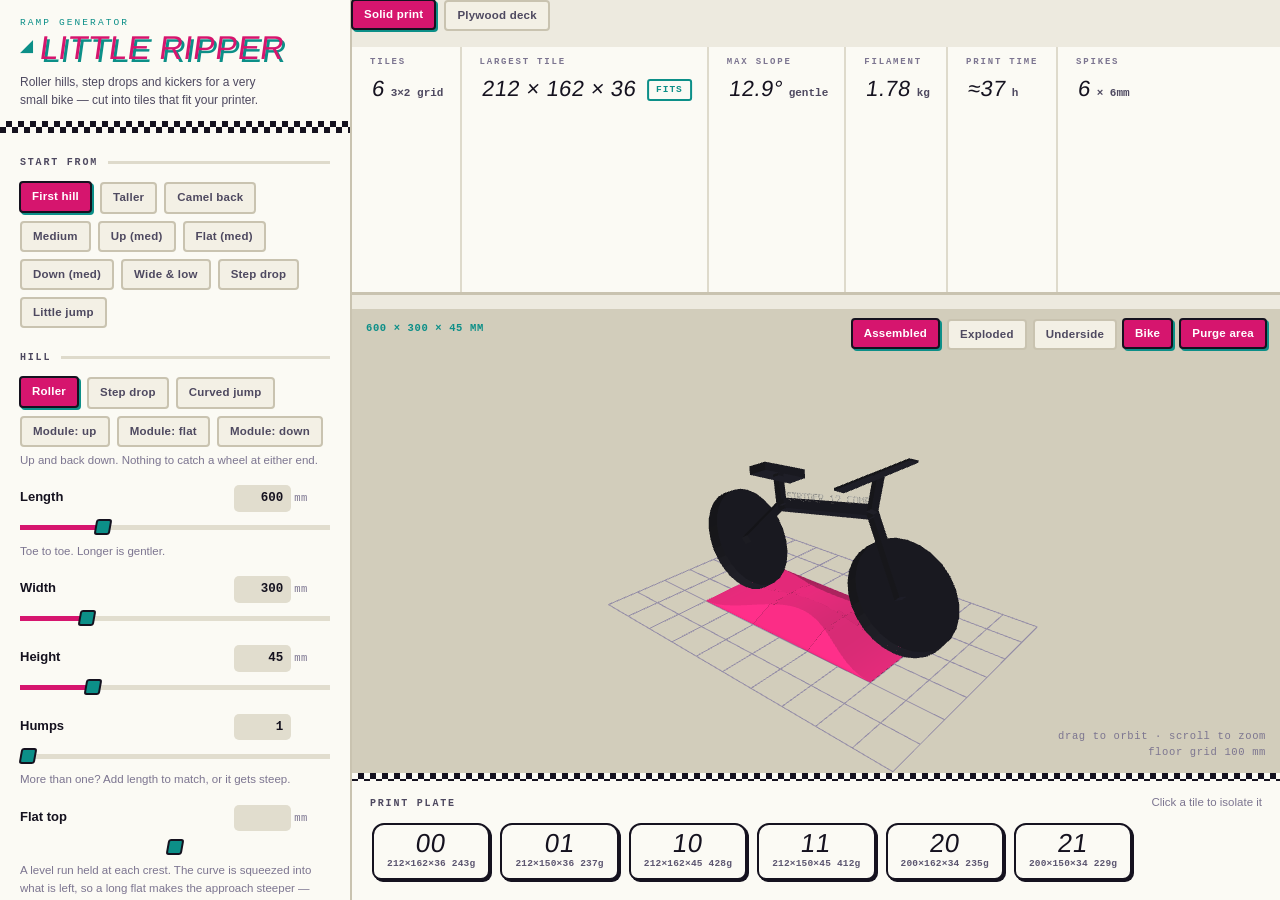
<file: docs/index.html>
<!doctype html>
<html lang="en">
<head>
<meta charset="utf-8">
<meta name="viewport" content="width=device-width, initial-scale=1">
<meta name="description" content="Little Ripper: parametric generator for printable balance-bike ramps. Pick your printer, size the ramp, download the STLs.">
<meta name="color-scheme" content="light dark">
<title>Little Ripper &mdash; Ramp Generator</title>
<style>/* ---------------------------------------------------------------- tokens -- */
/* Late-80s freestyle BMX, not synthwave: Haro teal and hot magenta, checkers,
   splatter, heavy italic mastheads with a hard offset shadow. Dark mode is a
   night session under the lights. Light mode is the number plate -- bone white,
   hard black type, the same neons pulled down so they hold on a pale ground. */
:root {
  --ground:#EDEADF; --panel:#FBFAF4; --panel-2:#F3F0E5; --sunk:#E1DDCE;
  --line:#C9C3B0; --line-2:#DEDACB;
  --ink:#15121F; --ink-2:#4E4960; --ink-3:#7C7590;
  --accent:#D6156E; --accent-2:#FF2E88; --on-accent:#FFFFFF;
  --ice:#0C8F88; --zap:#9A6B00; --grape:#6B35D6;
  --ok:#0C8F88; --warn:#9A6B00; --crit:#C8102E;
  --vp-1:#E4E0D2; --vp-2:#D2CDBB;
  --grid:#948DA6;
  --plate:#FBFAF4; --plate-ink:#15121F; --plate-line:#15121F;
  --check-a:#15121F; --check-b:#FBFAF4;
  --shadow:0 2px 0 rgba(21,18,31,.16);
  --hard:3px 3px 0;
  --display:Impact,Haettenschweiler,"Arial Narrow Bold","Arial Black",
            "Franklin Gothic Bold",sans-serif;
  --mono:ui-monospace,SFMono-Regular,"SF Mono",Menlo,Consolas,"Liberation Mono",monospace;
  --sans:-apple-system,BlinkMacSystemFont,"Segoe UI",Roboto,"Helvetica Neue",Arial,sans-serif;
}
@media (prefers-color-scheme:dark) {
  :root:not([data-theme="light"]) {
    --ground:#0E0B18; --panel:#191430; --panel-2:#221B3D; --sunk:#120E22;
    --line:#332A55; --line-2:#251E42;
    --ink:#F2EFFA; --ink-2:#A79EC4; --ink-3:#7A7099;
    --accent:#FF2E88; --accent-2:#FF63A6; --on-accent:#15121F;
    --ice:#25E3D8; --zap:#FFE14D; --grape:#9B6BFF;
    --ok:#25E3D8; --warn:#FFE14D; --crit:#FF3B5C;
    --vp-1:#141026; --vp-2:#08060F;
    --grid:#2E5F6B;
    --plate:#F5F2E6; --plate-ink:#15121F; --plate-line:#15121F;
    --check-a:#FF2E88; --check-b:#25E3D8;
    --shadow:0 2px 0 rgba(0,0,0,.5);
  }
}
:root[data-theme="dark"] {
  --ground:#0E0B18; --panel:#191430; --panel-2:#221B3D; --sunk:#120E22;
  --line:#332A55; --line-2:#251E42;
  --ink:#F2EFFA; --ink-2:#A79EC4; --ink-3:#7A7099;
  --accent:#FF2E88; --accent-2:#FF63A6; --on-accent:#15121F;
  --ice:#25E3D8; --zap:#FFE14D; --grape:#9B6BFF;
  --ok:#25E3D8; --warn:#FFE14D; --crit:#FF3B5C;
  --vp-1:#141026; --vp-2:#08060F;
  --grid:#2E5F6B;
  --plate:#F5F2E6; --plate-ink:#15121F; --plate-line:#15121F;
  --check-a:#FF2E88; --check-b:#25E3D8;
  --shadow:0 2px 0 rgba(0,0,0,.5);
}
:root[data-theme="light"] {
  --ground:#EDEADF; --panel:#FBFAF4; --panel-2:#F3F0E5; --sunk:#E1DDCE;
  --line:#C9C3B0; --line-2:#DEDACB;
  --ink:#15121F; --ink-2:#4E4960; --ink-3:#7C7590;
  --accent:#D6156E; --accent-2:#FF2E88; --on-accent:#FFFFFF;
  --ice:#0C8F88; --zap:#9A6B00; --grape:#6B35D6;
  --ok:#0C8F88; --warn:#9A6B00; --crit:#C8102E;
  --vp-1:#E4E0D2; --vp-2:#D2CDBB;
  --grid:#948DA6;
  --plate:#FBFAF4; --plate-ink:#15121F; --plate-line:#15121F;
  --check-a:#15121F; --check-b:#FBFAF4;
  --shadow:0 2px 0 rgba(21,18,31,.16);
}

:root { color-scheme:light; }
@media (prefers-color-scheme:dark) { :root:not([data-theme="light"]) { color-scheme:dark; } }
:root[data-theme="dark"] { color-scheme:dark; }
:root[data-theme="light"] { color-scheme:light; }

* { box-sizing:border-box; }
body {
  margin:0; background:var(--ground); color:var(--ink);
  font-family:var(--sans); font-size:14px; line-height:1.5;
  -webkit-font-smoothing:antialiased;
}
:focus-visible { outline:2px solid var(--ice); outline-offset:2px; border-radius:2px; }

/* the checkered flag, used as a rule under the masthead and the plate header */
.checks, .brand::after, .plate::before {
  background-image:
    linear-gradient(45deg, var(--check-a) 25%, transparent 25% 75%, var(--check-a) 75%),
    linear-gradient(45deg, var(--check-a) 25%, transparent 25% 75%, var(--check-a) 75%);
  background-size:12px 12px;
  background-position:0 0, 6px 6px;
  background-color:var(--check-b);
}

/* ----------------------------------------------------------------- shell -- */
.app { display:grid; grid-template-columns:352px minmax(0,1fr); height:100dvh; }

.rail {
  background:var(--panel); border-right:2px solid var(--line);
  display:flex; flex-direction:column; min-height:0;
}
.rail-scroll { overflow-y:auto; flex:1; min-height:0; padding:0 20px 24px; }

.brand { padding:16px 20px 0; position:relative; }
.brand::after { content:""; display:block; height:12px; margin:12px -20px 0; }
.brand .eyebrow {
  margin:0; font-family:var(--mono); font-size:9.5px; letter-spacing:.22em;
  text-transform:uppercase; color:var(--ice);
}
.brand h1 {
  margin:1px 0 0; display:flex; align-items:center; gap:7px;
  font-weight:400; line-height:1;
}
.brand h1 .mark { color:var(--ice); font-size:17px; transform:translateY(-2px); }
.brand h1 .word {
  font-family:var(--display); font-size:33px; letter-spacing:.01em;
  text-transform:uppercase; color:var(--accent);
  transform:skewX(-8deg); display:inline-block;
  text-shadow:var(--hard) var(--ice);
}
.brand p:last-child {
  margin:9px 0 0; font-size:12px; color:var(--ink-2); max-width:36ch;
}

/* --------------------------------------------------------------- controls -- */
.group { margin-top:22px; }
.group > h2 {
  margin:0 0 12px; font-family:var(--mono); font-size:10px; font-weight:700;
  letter-spacing:.18em; text-transform:uppercase; color:var(--ink-2);
  display:flex; align-items:center; gap:10px;
}
.group > h2::after {
  content:""; flex:1; height:3px; background:var(--line-2);
}

.ctrl { display:grid; gap:6px; margin-bottom:16px; }
.ctrl-top { display:flex; align-items:baseline; justify-content:space-between; gap:10px; }
.ctrl-top label { font-size:13px; font-weight:600; color:var(--ink); }
.ctrl-val {
  font-family:var(--mono); font-size:12.5px; font-variant-numeric:tabular-nums;
  color:var(--ink-2); display:flex; align-items:baseline; gap:3px;
}
.ctrl-val input {
  width:4.6em; text-align:right; font:inherit; font-weight:700; color:var(--ink);
  background:var(--sunk); border:2px solid transparent; border-radius:5px;
  padding:2px 6px; -moz-appearance:textfield;
}
.ctrl-val input::-webkit-outer-spin-button,
.ctrl-val input::-webkit-inner-spin-button { -webkit-appearance:none; margin:0; }
.ctrl-val input:hover { border-color:var(--line); }
.ctrl-val input:focus { border-color:var(--ice); background:var(--panel); outline:none; }
.ctrl-val .u { color:var(--ink-3); font-size:10.5px; width:3.4em; letter-spacing:.04em; }

input[type=range] {
  -webkit-appearance:none; appearance:none; width:100%; height:20px;
  background:transparent; margin:0; cursor:ew-resize;
}
input[type=range]::-webkit-slider-runnable-track {
  height:5px; border-radius:0;
  background:linear-gradient(to right,var(--accent) var(--fill,50%),var(--sunk) var(--fill,50%));
}
input[type=range]::-moz-range-track { height:5px; background:var(--sunk); }
input[type=range]::-moz-range-progress { height:5px; background:var(--accent); }
input[type=range]::-webkit-slider-thumb {
  -webkit-appearance:none; width:16px; height:16px; margin-top:-6px; border-radius:3px;
  background:var(--ice); border:2px solid var(--ink); transform:skewX(-10deg);
}
input[type=range]::-moz-range-thumb {
  width:14px; height:14px; border-radius:3px; background:var(--ice);
  border:2px solid var(--ink);
}
.hint { font-size:11.5px; color:var(--ink-3); margin:-1px 0 0; }

/* ------------------------------------------------------- stickers / chips -- */
.chips { display:flex; flex-wrap:wrap; gap:7px; }
.chip {
  font:inherit; font-size:11.5px; font-weight:700; letter-spacing:.02em;
  padding:5px 11px; border-radius:4px; cursor:pointer;
  background:var(--panel-2); color:var(--ink-2);
  border:2px solid var(--line);
  transition:transform .08s, background .12s, color .12s, border-color .12s;
}
.chip:hover { background:var(--sunk); color:var(--ink); border-color:var(--ink-3); }
.chip[aria-pressed="true"] {
  background:var(--accent); border-color:var(--ink); color:var(--on-accent);
  box-shadow:2px 2px 0 var(--ice); transform:translate(-1px,-1px);
}

.chip.paint { font-size:11px; padding:5px 10px; }
.chip.paint[aria-pressed="true"] { box-shadow:2px 2px 0 var(--ink); transform:translate(-1px,-1px); }
.swatches { display:flex; gap:8px; flex-wrap:wrap; margin-top:8px; }
.swatch {
  width:27px; height:27px; border-radius:4px; cursor:pointer; padding:0;
  border:2px solid var(--ink); transform:skewX(-10deg);
}
.swatch[aria-pressed="true"] { box-shadow:2px 2px 0 var(--ice); transform:skewX(-10deg) translate(-1px,-1px); }

/* ------------------------------------------------------------------ main -- */
.main { display:grid; grid-template-rows:auto minmax(0,1fr) auto; min-width:0; min-height:0; }
/* Grid items default to min-width:auto, so a wide row of readouts or plates
   would push the whole page wider instead of scrolling inside itself. */
.readouts, .vp, .plate { min-width:0; }
.tiles { min-width:0; }

.readouts {
  display:flex; gap:0; flex-wrap:wrap; align-items:stretch;
  background:var(--panel); border-bottom:3px solid var(--line);
}
.ro { padding:9px 18px 11px; border-right:2px solid var(--line-2); min-width:0; }
.ro:last-child { border-right:0; }
.ro dt {
  font-family:var(--mono); font-size:9px; letter-spacing:.2em; text-transform:uppercase;
  color:var(--ink-3); margin:0 0 2px; font-weight:700;
}
.ro dd {
  margin:0; font-family:var(--display); font-size:22px; letter-spacing:.02em;
  white-space:nowrap; color:var(--ink); transform:skewX(-8deg);
  transform-origin:left bottom;
}
.ro dd .sub {
  font-family:var(--mono); font-size:11px; font-weight:700; color:var(--ink-2);
  letter-spacing:0; margin-left:6px; display:inline-block; transform:skewX(8deg);
}

.tag {
  display:inline-block; font-family:var(--mono); font-size:9.5px; font-weight:700;
  letter-spacing:.1em; text-transform:uppercase; padding:2px 7px; border-radius:3px;
  vertical-align:4px; margin-left:4px; transform:skewX(8deg); border:2px solid currentColor;
}
.tag.ok { color:var(--ok); }
.tag.warn { color:var(--warn); }
.tag.crit { color:var(--on-accent); background:var(--crit); border-color:var(--crit); }

/* -------------------------------------------------------------- viewport -- */
.vp { position:relative; background:linear-gradient(var(--vp-1),var(--vp-2)); min-height:0; }
.vp canvas { display:block; width:100%; height:100%; touch-action:none; }
.vp-tl, .vp-br {
  position:absolute; font-family:var(--mono); font-size:10.5px; color:var(--ink-3);
  pointer-events:none; font-variant-numeric:tabular-nums; letter-spacing:.06em;
}
.vp-tl { top:12px; left:14px; text-transform:uppercase; font-weight:700; color:var(--ice); }
.vp-br { bottom:12px; right:14px; text-align:right; }
.vp-modes { position:absolute; top:10px; right:12px; display:flex; gap:6px; }

/* ---------------------------------------------------------- number plates -- */
.plate {
  background:var(--panel); border-top:3px solid var(--line);
  padding:12px 18px 14px; position:relative;
}
.plate::before { content:""; position:absolute; inset:-3px 0 auto; height:8px; }
.plate-hd {
  display:flex; align-items:baseline; justify-content:space-between; gap:14px;
  margin:6px 0 10px;
}
.plate-hd h2 {
  margin:0; font-family:var(--mono); font-size:10px; letter-spacing:.18em;
  text-transform:uppercase; color:var(--ink-2); font-weight:700;
}
.plate-hd .note { font-size:11.5px; color:var(--ink-3); }
.tiles { display:flex; gap:10px; overflow-x:auto; padding:2px 2px 6px; }

/* a BMX race plate: bone rounded rectangle, hard black edge, big italic number */
.tile {
  flex:0 0 auto; text-align:center; cursor:pointer; font:inherit;
  background:var(--plate); border:2px solid var(--plate-line);
  border-radius:12px 12px 9px 9px;
  padding:5px 13px 7px; display:grid; gap:0; justify-items:center;
  box-shadow:2px 2px 0 var(--plate-line);
  transition:transform .08s, box-shadow .08s;
}
.tile:hover { transform:translate(-1px,-1px); box-shadow:3px 3px 0 var(--plate-line); }
.tile[aria-pressed="true"] {
  box-shadow:3px 3px 0 var(--accent); border-color:var(--accent);
  transform:translate(-1px,-1px);
}
.tile .n {
  font-family:var(--display); font-size:26px; line-height:1.02; color:var(--plate-ink);
  transform:skewX(-8deg); letter-spacing:.02em;
}
.tile .d {
  font-family:var(--mono); font-size:9.5px; font-weight:700; color:#5C5670;
  font-variant-numeric:tabular-nums; white-space:nowrap; letter-spacing:.02em;
}

/* --------------------------------------------------------------- buttons -- */
.actions { display:grid; gap:9px; margin-top:22px; }
.btn {
  font:inherit; font-size:12.5px; font-weight:700; letter-spacing:.03em;
  padding:10px 14px; border-radius:5px; cursor:pointer;
  border:2px solid var(--ink); background:var(--panel-2); color:var(--ink);
  display:flex; align-items:center; justify-content:center; gap:8px;
  box-shadow:2px 2px 0 var(--ink);
  transition:transform .08s, box-shadow .08s, background .12s;
}
.btn:hover { transform:translate(-1px,-1px); box-shadow:3px 3px 0 var(--ink); }
.btn:active { transform:translate(1px,1px); box-shadow:1px 1px 0 var(--ink); }
.btn.primary {
  background:var(--accent); color:var(--on-accent); border-color:var(--ink);
  box-shadow:2px 2px 0 var(--ice);
}
.btn.primary:hover { background:var(--accent-2); box-shadow:3px 3px 0 var(--ice); }
.btn .k {
  font-family:var(--mono); font-size:10px; opacity:.8; letter-spacing:.08em;
  text-transform:uppercase;
}

.foot { font-size:11px; color:var(--ink-3); margin:18px 0 0; line-height:1.55; }
.foot strong { color:var(--warn); }
.foot code {
  font-family:var(--mono); font-size:10.5px; background:var(--sunk);
  padding:1px 4px; border-radius:3px;
}

/* --------------------------------------------------------------- selects -- */
.select {
  width:100%; font:inherit; font-size:12.5px; font-weight:600; color:var(--ink);
  background:var(--panel-2); border:2px solid var(--line); border-radius:5px;
  padding:8px 10px; cursor:pointer;
}
.select:hover { border-color:var(--ink-3); }
.select:focus { border-color:var(--ice); outline:none; }
.ctrl-val .x { color:var(--ink-3); font-size:11px; padding:0 1px; }
.text-in {
  width:100%; font-family:var(--display); font-size:19px; letter-spacing:.04em;
  color:var(--accent); background:var(--sunk); border:2px solid var(--line);
  border-radius:5px; padding:5px 9px; text-transform:uppercase;
}
.text-in:focus { border-color:var(--ice); outline:none; background:var(--panel); }

/* ---------------------------------------------------------------- mobile -- */
@media (max-width:860px) {
  .app { grid-template-columns:1fr; height:auto; }
  .main { order:-1; height:auto; }
  .vp { height:52vh; min-height:300px; }
  .rail { border-right:0; border-top:3px solid var(--line); }
  .rail-scroll { overflow:visible; }
  .readouts { overflow-x:auto; flex-wrap:nowrap; }
  .ro { flex:0 0 auto; }
  .ro.push { margin-left:0; }
  /* the mode chips would sit on top of the dimension label up here */
  .vp-modes { top:auto; bottom:10px; left:12px; right:auto; flex-wrap:wrap; }
  .vp-br { display:none; }
  .brand h1 .word { font-size:29px; }
}
@media (prefers-reduced-motion:reduce) { * { transition:none !important; } }

.build-tabs { margin-bottom:2px; }
</style>
</head>
<body>
<div class="app">
  <aside class="rail">
    <div class="brand">
      <p class="eyebrow">Ramp Generator</p>
      <h1><span class="mark">&#9698;</span><span class="word">Little Ripper</span></h1>
      <p>Roller hills, step drops and kickers for a very small bike &mdash;
         cut into tiles that fit your printer.</p>
    </div>
    <div class="rail-scroll" id="controls"></div>
  </aside>

  <main class="main">
    <div class="chips build-tabs" id="build-tabs">
      <button class="chip" type="button" data-build="solid" aria-pressed="true">Solid print</button>
      <button class="chip" type="button" data-build="deck" aria-pressed="false">Plywood deck</button>
    </div>

    <dl class="readouts">
      <div class="ro"><dt id="ro-tiles-label">Tiles</dt><dd id="ro-tiles">&mdash;</dd></div>
      <div class="ro"><dt id="ro-largest-label">Largest tile</dt><dd id="ro-largest">&mdash;</dd></div>
      <div class="ro"><dt id="ro-slope-label">Max slope</dt><dd id="ro-slope">&mdash;</dd></div>
      <div class="ro"><dt>Filament</dt><dd id="ro-filament">&mdash;</dd></div>
      <div class="ro"><dt>Print time</dt><dd id="ro-time">&mdash;</dd></div>
      <div class="ro"><dt id="ro-spikes-label">Spikes</dt><dd id="ro-spikes">&mdash;</dd></div>
    </dl>

    <div class="vp" id="vp">
      <canvas id="vp-canvas"></canvas>
      <div class="vp-tl" id="vp-dims"></div>
      <div class="vp-modes">
        <button class="chip" type="button" data-mode="assembled" aria-pressed="true">Assembled</button>
        <button class="chip" type="button" data-mode="exploded" aria-pressed="false">Exploded</button>
        <button class="chip" type="button" data-mode="underside" aria-pressed="false">Underside</button>
        <button class="chip" type="button" id="bike-toggle" aria-pressed="true">Bike</button>
        <button class="chip" type="button" id="tower-toggle" aria-pressed="true" title="Keep the purge / flow-calibration square clear on every plate">Purge area</button>
      </div>
      <div class="vp-br">drag to orbit &middot; scroll to zoom<br>floor grid 100 mm</div>
    </div>

    <section class="plate">
      <div class="plate-hd">
        <h2>Print plate</h2>
        <span class="note" id="plate-note"></span>
      </div>
      <div class="tiles" id="tiles"></div>
    </section>
  </main>
</div>

<script>// ============================================================================
//  geom.js -- the bikeramp.scad model, reimplemented as a mesh generator.
//
//  The tile is a solid between two height fields over a polygonal footprint, so
//  it needs no CSG. Mesh the footprint on a grid whose lines fall on every
//  dovetail, socket and profile kink; clip the few straddling cells against a
//  single half-plane each; split cells that straddle the fold in the surface;
//  then lift the result. Every cut is computed from geometry the neighbouring
//  cell shares, so the mesh stays watertight.
//
//  Two things are not height fields and are built directly: the socket wall,
//  which is lofted so its bore can follow a helix, and the spike itself.
//
//  Runs in node (module.exports) and in the browser (window.BikeRamp).
// ============================================================================
(function (root) {
  'use strict';

  var DEFAULTS = {
    shape: 'roller',   // 'roller' | 'drop' | 'kicker'
    deck: 150,         // drop only: flat run before the edge
    hillLength: 600, hillWidth: 300, hillHeight: 45, humps: 1,
    bevelRun: 90, edgeLip: 1.2,
    bedX: 250, bedY: 250,      // usable bed, after edge margin
    tabDepth: 12, tabNeck: 18, tabTip: 26, fit: 0.12, minTabH: 10,
    spikeLen: 0,       // ground spike protrusion, mm. 0 = no spike mounts
    flow: 8,           // average volumetric throughput, mm^3/s -- see estimate()
    decal: 'none',     // 'none' | 'text' | 'checker' | 'both'
    decalText: 'LITTLE RIPPER',
    decalRelief: 1.2,  // how far the decal stands proud of the flank, mm
    cell: 8,           // coarsest mesh cell, mm. Refined automatically below
    chord: 0.05        // most a flat facet may sag below the true surface, mm
  };

  // Screw-in ground spikes. The socket carries a real matching thread: its wall
  // is lofted rather than extruded, so the bore radius can follow the helix
  // while its rim still lands exactly on the plan polygon.
  var SPIKE = {
    socketDepth: 11, gon: 24,
    roof: 5,           // material left between socket ceiling and riding surface
    scan: 10,          // grid the tile is searched on for its thickest point
    inset: 30,         // keep clear of tile edges and their dovetails

    minor: 6.5, major: 7.45,       // spike thread: root and crest radius
    clear: 0.25,                   // radial clearance, spike to socket
    pitch: 3.0, studH: 10, lead: 2.5,
    threadLead: 1.5,   // plain bore at the mouth, to start the screw
    threadRelief: 1.5, // plain bore at the far end, so the ceiling closes flat

    chamfer: 1.5, flangeR: 9.0, flangeH: 1.5, coneR: 7.5, tipR: 0.6,
    seg: 72, zStep: 0.25
  };
  // The socket is the spike's own profile pushed out by the clearance, so the
  // two forms are identical and mate at every point.
  SPIKE.socketCrestR = SPIKE.minor + SPIKE.clear;   // bore at its tightest
  SPIKE.socketR      = SPIKE.major + SPIKE.clear;   // groove, and the plain bore

  function threadCrest(th, z) {
    var u = z / SPIKE.pitch - th / (2 * Math.PI);
    u -= Math.floor(u);
    return 1 - Math.abs(2 * u - 1);       // symmetric, so handedness cannot bite
  }
  // Material radius on the spike's stud, tapering out over the first turn so
  // the screw starts easily.
  function spikeRadius(th, z) {
    return SPIKE.minor + (SPIKE.major - SPIKE.minor) *
           Math.min(1, z / SPIKE.lead) * threadCrest(th, z);
  }
  // Bore radius on the socket wall. Plain at both ends so the rim and the
  // ceiling land exactly on the plan polygon.
  function socketRadius(th, z) {
    if (z <= SPIKE.threadLead || z >= SPIKE.socketDepth - SPIKE.threadRelief)
      return SPIKE.socketR;
    return SPIKE.socketCrestR +
           (SPIKE.socketR - SPIKE.socketCrestR) * threadCrest(th, z);
  }

  // --------------------------------------------------------------- decals ---
  // Raised graphics live on the side flanks only. Nothing goes on the riding
  // surface: a relief pattern under a 12" wheel is a bump and a trip edge.
  //
  // A blocky 5x7 stencil keeps every edge axis-aligned, so each one lands on a
  // mesh grid line exactly and the letters come out crisp rather than serrated.
  var FONT = {"A":[".###.","#...#","#...#","#####","#...#","#...#","#...#"],
    "B":["####.","#...#","####.","#...#","#...#","#...#","####."],
    "C":[".####","#....","#....","#....","#....","#....",".####"],
    "D":["####.","#...#","#...#","#...#","#...#","#...#","####."],
    "E":["#####","#....","####.","#....","#....","#....","#####"],
    "F":["#####","#....","####.","#....","#....","#....","#...."],
    "G":[".####","#....","#....","#..##","#...#","#...#",".####"],
    "H":["#...#","#...#","#####","#...#","#...#","#...#","#...#"],
    "I":["#####","..#..","..#..","..#..","..#..","..#..","#####"],
    "J":["####.","...#.","...#.","...#.","...#.","#..#.",".##.."],
    "K":["#...#","#..#.","##...","##...","#.#..","#..#.","#...#"],
    "L":["#....","#....","#....","#....","#....","#....","#####"],
    "M":["#...#","##.##","#.#.#","#...#","#...#","#...#","#...#"],
    "N":["#...#","##..#","#.#.#","#..##","#...#","#...#","#...#"],
    "O":[".###.","#...#","#...#","#...#","#...#","#...#",".###."],
    "P":["####.","#...#","#...#","####.","#....","#....","#...."],
    "Q":[".###.","#...#","#...#","#...#","#.#.#","#..#.",".##.#"],
    "R":["####.","#...#","#...#","####.","#.#..","#..#.","#...#"],
    "S":[".####","#....","#....",".###.","....#","....#","####."],
    "T":["#####","..#..","..#..","..#..","..#..","..#..","..#.."],
    "U":["#...#","#...#","#...#","#...#","#...#","#...#",".###."],
    "V":["#...#","#...#","#...#","#...#","#...#",".#.#.","..#.."],
    "W":["#...#","#...#","#...#","#...#","#.#.#","##.##","#...#"],
    "X":["#...#",".#.#.","..#..","..#..","..#..",".#.#.","#...#"],
    "Y":["#...#",".#.#.","..#..","..#..","..#..","..#..","..#.."],
    "Z":["#####","....#","...#.","..#..",".#...","#....","#####"],
    "0":[".###.","#..##","#.#.#","#.#.#","##..#","#...#",".###."],
    "1":["..#..",".##..","..#..","..#..","..#..","..#..",".###."],
    "2":[".###.","#...#","....#","...#.","..#..",".#...","#####"],
    "3":["####.","....#","....#",".###.","....#","....#","####."],
    "4":["#..#.","#..#.","#..#.","#####","...#.","...#.","...#."],
    "5":["#####","#....","####.","....#","....#","#...#",".###."],
    "6":[".###.","#....","####.","#...#","#...#","#...#",".###."],
    "7":["#####","....#","...#.","..#..",".#...",".#...",".#..."],
    "8":[".###.","#...#","#...#",".###.","#...#","#...#",".###."],
    "9":[".###.","#...#","#...#",".####","....#","....#",".###."],
    " ":[".....",".....",".....",".....",".....",".....","....."],
    "-":[".....",".....",".....","#####",".....",".....","....."],
    ".":[".....",".....",".....",".....",".....",".##..",".##.."],
    "'":["..#..","..#..",".....",".....",".....",".....","....."],
    "!":["..#..","..#..","..#..","..#..","..#..",".....","..#.."]};

  // Decal rectangles in (x, d) where d is distance in from the nearer side, so
  // one list serves both flanks and each reads the right way round from its own
  // side. Returned as [x0, d0, x1, d1].
  function decalRects(p) {
    if (p.decal === 'none' || p.bevelRun <= 0) return [];
    var out = [], L = p.hillLength, B = p.bevelRun;

    if (p.decal === 'checker' || p.decal === 'both') {
      // Two levels only, split either side of the flank: proud squares meet sunk
      // squares directly, with no strip of original surface between them.
      //
      // Butted exactly, four squares would meet at a point with alternating
      // heights, which no surface can close. So the proud squares alone are
      // grown a hair. They then bridge diagonally at each corner, the sunk ones
      // are held apart by that bridge, and the boundary stays a clean curve.
      // Proud squares are listed first, and the lookup takes the first match,
      // so the overlap resolves to proud.
      var sq = Math.max(6, Math.min(14, B * 0.11));
      var d0 = B * 0.08, n = Math.floor(L / sq);
      var pad = (L - n * sq) / 2, e = 0.15;
      var half = p.decalRelief / 2;
      var down = -Math.min(half, Math.max(0, profY(p, d0) - 0.6));
      // Grow the proud squares inward only -- clamped to the band, so its outer
      // edge stays a single clean rectangle. Letting them spill past it leaves
      // 0.15mm slivers of untouched flank along the border.
      var bx0 = pad, bx1 = pad + n * sq, bd0 = d0, bd1 = d0 + 2 * sq;
      var cl = function (v, lo, hi) { return Math.min(hi, Math.max(lo, v)); };
      var ups = [], dns = [], i, r;
      for (i = 0; i < n; i++)
        for (r = 0; r < 2; r++) {
          var a = pad + i * sq, b = d0 + r * sq;
          if ((i + r) % 2 === 0)
            ups.push([cl(a - e, bx0, bx1), cl(b - e, bd0, bd1),
                      cl(a + sq + e, bx0, bx1), cl(b + sq + e, bd0, bd1), half]);
          else
            dns.push([a, b, a + sq, b + sq, down]);
        }
      out = out.concat(ups, dns);
    }

    if (p.decal === 'text' || p.decal === 'both') {
      // One word per line. A single long line has to cross the joints, where
      // it gets trimmed away; stacked words make a compact block that sits
      // inside one tile.
      var words = String(p.decalText || '').toUpperCase().split(/\s+/)
        .map(function (w) {
          return w.split('').filter(function (c) { return FONT[c]; });
        })
        .filter(function (w) { return w.length; });
      if (!words.length) return finishRects(p, out);

      var span = textSpan(p), spanW = span[1] - span[0];
      var lo = p.decal === 'both' ? B * 0.36 : B * 0.26;
      var hiCap = B * 0.82;
      var gap = 2, nl = words.length;
      var rowsTot = nl * 7 + (nl - 1) * gap;
      var units = words.reduce(function (m, w) { return Math.max(m, w.length); }, 0) * 6 - 1;

      // Put the block over the tallest part of the joint-free run, not its
      // middle, and judge the room available from where the block actually
      // lands rather than from the whole run. Measuring the whole run means a
      // short ramp is judged by its toe, and the text sizes itself out of
      // existence -- which it did below about 500 mm.
      var peakX = span[0], peakH = -1, q;
      for (q = 0; q <= 40; q++) {
        var xq = span[0] + spanW * q / 40, hq = profX(p, xq);
        if (hq > peakH) { peakH = hq; peakX = xq; }
      }
      var roomFor = function (w) {
        var mid = Math.min(Math.max(peakX, span[0] + w / 2), span[1] - w / 2);
        var hmin = Infinity;
        for (var k = 0; k <= 12; k++)
          hmin = Math.min(hmin, profX(p, mid - w / 2 + w * k / 12));
        var dFold = B * Math.max(0, Math.min(1,
          (hmin - p.edgeLip) / Math.max(1e-6, p.hillHeight - p.edgeLip)));
        return { mid: mid, hi: Math.min(hiCap, dFold - 2) };
      };

      // A wide block reaches down the ramp towards the toe, where the flank is
      // too short to carry it. Shrinking the block pulls it back over the tall
      // part, which makes more room, which is self-correcting -- so walk the
      // size down and take the largest that actually fits.
      var pxA = Math.min((hiCap - lo) / rowsTot, spanW * 0.9 / units);
      var px = 0, hi = 0, mid = 0;
      for (q = 0; q < 24; q++) {
        var trial = pxA * Math.pow(0.88, q);
        if (trial < 1.0) break;             // finer than this will not print
        var rq = roomFor(units * trial);
        if (rq.hi - lo >= rowsTot * trial) { px = trial; hi = rq.hi; mid = rq.mid; break; }
      }
      if (px <= 0) return finishRects(p, out);

      var base = lo + ((hi - lo) - rowsTot * px) / 2;

      words.forEach(function (w, li) {
        var x0 = mid - ((w.length * 6 - 1) * px) / 2;
        var yl = base + (nl - 1 - li) * (7 + gap) * px;   // first word on top
        w.forEach(function (ch, k) {
          var rows = FONT[ch];
          for (var r = 0; r < 7; r++) {
            var run = -1;
            for (var c = 0; c <= 5; c++) {
              var on = c < 5 && rows[6 - r].charAt(c) === '#';
              if (on && run < 0) run = c;
              if (!on && run >= 0) {
                // grow in x only: a diagonal neighbour then shares a real edge
                // instead of a point, without leaving a sliver between rows
                out.push([x0 + (k * 6 + run) * px - 0.15, yl + r * px,
                          x0 + (k * 6 + c) * px + 0.15,   yl + (r + 1) * px,
                          p.decalRelief]);
                run = -1;
              }
            }
          }
        });
      });
    }
    return finishRects(p, out);
  }

  // The widest run of hill that no joint interrupts, preferring the tallest --
  // lettering on a toe would be clamped flat by the riding surface.
  function textSpan(p) {
    var t = tiling(p), pad = p.tabDepth + 1.5, cuts = [0], i;
    for (i = 1; i < t.nx; i++) cuts.push(i * t.px - pad, i * t.px + pad);
    cuts.push(p.hillLength);
    var best = null;
    for (i = 0; i + 1 < cuts.length; i += 2) {
      var a = cuts[i], b = cuts[i + 1];
      if (b - a < 20) continue;
      var score = profX(p, (a + b) / 2);
      if (!best || score > best.score + 1e-9 ||
          (Math.abs(score - best.score) < 1e-9 && b - a > best.b - best.a))
        best = { a: a, b: b, score: score };
    }
    return best ? [best.a, best.b] : [0, p.hillLength];
  }

  function finishRects(p, out) {
    var B = p.bevelRun;
    // Keep decals out of the joint zone -- the seam itself and the dovetail
    // reach either side of it. Two reasons. Relief on a tab or in a socket
    // fouls the fit; and a block crossing the tile's plan boundary steps the
    // side wall by the relief at a single point, which is a T-junction. The
    // tiles are separate prints with clearance anyway, so a letter spanning a
    // joint would read as broken however it was meshed.
    var t = tiling(p), pad = p.tabDepth + 1.5, cutX = [], cutD = [], i;
    for (i = 1; i < t.nx; i++) cutX.push(i * t.px);
    for (i = 1; i < t.ny; i++) { cutD.push(i * t.py); cutD.push(p.hillWidth - i * t.py); }
    return trimRects(trimRects(out, cutX, 0, pad), cutD, 1, pad);
  }

  // Cut rectangles clear of each seam, dropping slivers.
  function trimRects(rects, cuts, axis, gap) {
    if (!cuts.length) return rects;
    var lo = axis ? 1 : 0, hi = axis ? 3 : 2, out = [];
    rects.forEach(function (r) {
      var parts = [r];
      cuts.forEach(function (c) {
        var next = [];
        parts.forEach(function (q) {
          if (q[hi] <= c - gap || q[lo] >= c + gap) { next.push(q); return; }
          if (q[lo] < c - gap) { var a = q.slice(); a[hi] = c - gap; next.push(a); }
          if (q[hi] > c + gap) { var b = q.slice(); b[lo] = c + gap; next.push(b); }
        });
        parts = next;
      });
      parts.forEach(function (q) { if (q[hi] - q[lo] > 0.4) out.push(q); });
    });
    return out;
  }

  // Height added to the flank at (x,y). Zero everywhere else.
  // Blocks are held in (x, d), d being distance in from the nearer side. The
  // far flank is viewed from the opposite direction, where the run reads the
  // other way, so its lookup is mirrored along the length -- otherwise the
  // lettering comes out backwards on that side.
  function reliefAt(p, x, y) {
    var rects = p._decal;
    if (!rects || !rects.length) return 0;
    var far = y > p.hillWidth / 2;
    var d = far ? p.hillWidth - y : y;
    var u = far ? p.hillLength - x : x;
    for (var i = 0; i < rects.length; i++) {
      var r = rects[i];
      if (u >= r[0] && u <= r[2] && d >= r[1] && d <= r[3]) return r[4];
    }
    return 0;
  }

  // -------------------------------------------------------------- profile ---
  // Three lengthwise profiles. 'roller' comes back down to the ground; 'drop'
  // and 'kicker' both finish at full height, so the far end of the last tile is
  // a vertical face.
  function profX(p, x) {
    var H = p.hillHeight, lip = p.edgeLip, L = p.hillLength, h = H - lip;

    if (p.shape === 'drop') {
      // Smooth rise -- zero slope at the toe and at the deck -- then flat to
      // the edge, where it simply stops.
      var rise = Math.max(1, L - Math.min(p.deck, L * 0.8));
      if (x >= rise) return H;
      var t = Math.min(1, Math.max(0, x / rise));
      return lip + h * 0.5 * (1 - Math.cos(Math.PI * t));
    }

    if (p.shape === 'kicker') {
      // Circular arc, tangent to the ground at the toe, steepest at the lip.
      if (h < 0.01) return lip;
      var R = (L * L + h * h) / (2 * h);
      var xx = Math.min(Math.max(x, 0), L);
      return lip + R - Math.sqrt(Math.max(0, R * R - xx * xx));
    }

    // Module profiles: half a raised cosine, so they leave the ground and arrive
    // at full height with ZERO slope at both ends. That is what lets any two
    // modules butt together without a kink in the riding surface.
    if (p.shape === 'rise' || p.shape === 'fall') {
      var tm = Math.min(1, Math.max(0, x / L));
      var c2 = Math.cos(Math.PI * tm);
      return lip + h * 0.5 * (p.shape === 'rise' ? 1 - c2 : 1 + c2);
    }
    if (p.shape === 'flat') return H;

    // Roller: a raised cosine, optionally held at its peak to give a flat top.
    // Holding rather than stretching keeps the toe shape and the approach curve
    // intact -- the cosine is simply compressed into what length is left, so a
    // longer flat makes the sides steeper rather than changing their character.
    var lam = L / Math.max(1, p.humps);
    var c = Math.min(Math.max(0, p.crestFlat || 0), lam * 0.8);
    var w = lam - c, u = x - Math.floor(x / lam) * lam;
    var ue = u < w / 2 ? u : (u > w / 2 + c ? u - c : w / 2);
    return lip + h / 2 * (1 - Math.cos(2 * Math.PI * ue / w));
  }
  function profY(p, y) {
    if (p.bevelRun <= 0) return p.hillHeight;
    var t = Math.min(1, Math.max(0, Math.min(y, p.hillWidth - y) / p.bevelRun));
    return p.edgeLip + (p.hillHeight - p.edgeLip) * t;
  }
  function flankAt(p, x, y) { return profY(p, y) + reliefAt(p, x, y); }
  function hAt(p, x, y) { return Math.min(profX(p, x), flankAt(p, x, y)); }
  // Surface height for a piece that carries one relief value throughout.
  function topOf(p, rel, x, y) { return Math.min(profX(p, x), profY(p, y) + rel); }

  // Steepest gradient the rider meets. For a kicker that is the lip, i.e. the
  // takeoff angle; for a drop it is the approach, not the edge itself.
  function maxSlopeDeg(p) {
    var L = p.hillLength, h = p.hillHeight - p.edgeLip, t;
    if (p.shape === 'drop') {
      t = Math.PI * h / (2 * Math.max(1, L - Math.min(p.deck, L * 0.8)));
    } else if (p.shape === 'kicker') {
      if (h < 0.01) return 0;
      var R = (L * L + h * h) / (2 * h);
      t = L / Math.max(1e-9, R - h);
    } else if (p.shape === 'flat') {
      return 0;
    } else if (p.shape === 'rise' || p.shape === 'fall') {
      t = Math.PI * h / (2 * Math.max(1, L));
    } else {
      // the cosine is squeezed into (wavelength - flat), so it steepens
      var lam2 = L / Math.max(1, p.humps);
      var c2 = Math.min(Math.max(0, p.crestFlat || 0), lam2 * 0.8);
      t = Math.PI * h / Math.max(1e-9, lam2 - c2);
    }
    return Math.atan(t) * 180 / Math.PI;
  }

  // A flat facet sags below a curved surface by about h''*cell^2/8, so pick the
  // cell from the sharpest curvature in the profile. A long gentle hill stays
  // coarse and fast; a short steep one refines itself.
  function meshCell(p) {
    var e = p.hillLength / 400, k = 0;
    for (var i = 1; i < 400; i++) {
      var x = i * p.hillLength / 400;
      var d2 = Math.abs(profX(p, x + e) - 2 * profX(p, x) + profX(p, x - e)) / (e * e);
      if (d2 > k) k = d2;
    }
    if (k < 1e-9) return p.cell;
    return Math.max(1.5, Math.min(p.cell, Math.sqrt(8 * p.chord / k)));
  }

  // --------------------------------------------------------------- tiling ---
  // Tiles carry a dovetail past their nominal pitch, so the printable span is
  // the bed less one tab. Beds are often oblong (a MK4 is 250x210), so try the
  // tile grid both ways round and keep whichever needs fewer plates.
  function tiling(p) {
    var bx = Math.max(1, p.bedX - p.tabDepth), by = Math.max(1, p.bedY - p.tabDepth);
    var fit = function (a, b) {
      return [Math.max(1, Math.ceil(p.hillLength / a)), Math.max(1, Math.ceil(p.hillWidth / b))];
    };
    var a = fit(bx, by), b = fit(by, bx);
    var turn = b[0] * b[1] < a[0] * a[1];
    var n = turn ? b : a;
    return { nx: n[0], ny: n[1], px: p.hillLength / n[0], py: p.hillWidth / n[1],
             turned: turn };
  }

  function nTabs(span) { return Math.max(1, Math.round(span / 120)); }
  function tabOffsets(span) {
    var n = nTabs(span), out = [];
    for (var k = 0; k < n; k++) out.push((k + 0.5) * span / n);
    return out;
  }
  // Dovetails on a seam at constant x, positioned along y (and vice versa).
  //
  // Spacing them across the whole seam and then discarding the thin ones wastes
  // the space too: on a 920 mm hill the end tabs land where the ramp is 4 mm
  // thick, get dropped, and leave 173 mm at each end with nothing holding the
  // halves together. Find the stretches that are thick enough first, then space
  // tabs inside those, so they run right up to where the material gives out.
  function runsOver(hgt, a, b, minH) {
    // A run ends at the last sample that qualifies, not the first that does
    // not -- otherwise it is a sample step longer here than in the OpenSCAD
    // model, and the tabs and sockets land in different places.
    var N = 240, runs = [], inRun = false, start = a, lastOk = a, i;
    for (i = 0; i <= N; i++) {
      var q = a + (b - a) * i / N;
      if (hgt(q) >= minH) {
        if (!inRun) { start = q; inRun = true; }
        lastOk = q;
      } else if (inRun) { runs.push([start, lastOk]); inRun = false; }
    }
    if (inRun) runs.push([start, lastOk]);
    return runs;
  }
  function spaceTabs(hgt, a, b, minH, tip) {
    var out = [], edge = (tip || 26) / 2 + 2;   // keep the tab inside the run
    runsOver(hgt, a, b, minH).forEach(function (r) {
      var lo = r[0] + edge, hi = r[1] - edge;
      if (hi - lo < 1) return;                  // no room for a useful tab
      var n = Math.max(1, Math.round((r[1] - r[0]) / 120)), k;
      if (n === 1) { out.push((lo + hi) / 2); return; }
      // spread to the ends of the run, not inset from them -- the point is to
      // reach as far towards the thin toe as the material allows
      for (k = 0; k < n; k++) out.push(lo + (hi - lo) * k / (n - 1));
    });
    return out;
  }
  function xseamTabs(p, xs, y0, span) {
    return spaceTabs(function (q) { return hAt(p, xs, q); },
                     y0, y0 + span, p.minTabH, p.tabTip);
  }
  function yseamTabs(p, ys, x0, span) {
    return spaceTabs(function (q) { return hAt(p, q, ys); },
                     x0, x0 + span, p.minTabH, p.tabTip);
  }

  // ------------------------------------------------------------- dovetail ---
  function lineIntersect(a, b) {
    var d = a[2] * b[3] - a[3] * b[2];
    var s = ((b[0] - a[0]) * b[3] - (b[1] - a[1]) * b[2]) / d;
    return [a[0] + a[2] * s, a[1] + a[3] * s];
  }
  // Offset a CCW convex polygon outward by g (OpenSCAD's offset(delta=g)).
  function offsetConvexCCW(pts, g) {
    var n = pts.length, lines = [], i;
    for (i = 0; i < n; i++) {
      var a = pts[i], b = pts[(i + 1) % n];
      var dx = b[0] - a[0], dy = b[1] - a[1], L = Math.hypot(dx, dy);
      lines.push([a[0] + (dy / L) * g, a[1] - (dx / L) * g, dx, dy]);
    }
    var out = [];
    for (i = 0; i < n; i++) out.push(lineIntersect(lines[(i - 1 + n) % n], lines[i]));
    return out;
  }

  // A dovetail rooted on a seam. axis 'x' points +X, axis 'y' points +Y.
  // Vertices stay CCW; edges 0 and 2 are always the two slanted flanks.
  function dovetail(p, axis, rootCoord, centre, grow) {
    var n2 = p.tabNeck / 2, t2 = p.tabTip / 2, D = p.tabDepth;
    var pts = [[0, -n2], [D, -t2], [D, t2], [0, n2]];
    if (grow) pts = offsetConvexCCW(pts, grow);
    if (axis === 'y') pts = pts.map(function (q) { return [-q[1], q[0]]; });
    var ox = axis === 'x' ? rootCoord : centre;
    var oy = axis === 'x' ? centre : rootCoord;
    return pts.map(function (q) { return [q[0] + ox, q[1] + oy]; });
  }

  function feature(p, kind, axis, rootCoord, centre, grow) {
    var poly = dovetail(p, axis, rootCoord, centre, grow);
    var xs = poly.map(function (q) { return q[0]; });
    var ys = poly.map(function (q) { return q[1]; });
    // The two flanks mirror across this axis; a grid line on it guarantees each
    // cell is cut by at most one of them.
    var splitAxis = axis === 'x' ? 'y' : 'x';
    var k = splitAxis === 'x' ? 0 : 1;
    var e0 = [poly[0], poly[1]], e2 = [poly[2], poly[3]];
    var m0 = (e0[0][k] + e0[1][k]) / 2, m2 = (e2[0][k] + e2[1][k]) / 2;
    return {
      kind: kind, poly: poly,
      bbox: [Math.min.apply(null, xs), Math.min.apply(null, ys),
             Math.max.apply(null, xs), Math.max.apply(null, ys)],
      splitAxis: splitAxis, splitAt: centre,
      low: m0 < m2 ? e0 : e2,      // flank on the low side of splitAt
      high: m0 < m2 ? e2 : e0
    };
  }

  // ------------------------------------------------------ tile footprint ----
  function tileFeatures(p, t, i, j) {
    var f = [], x0 = i * t.px, x1 = (i + 1) * t.px, y0 = j * t.py, y1 = (j + 1) * t.py;
    // A module joins the next one exactly the way two tiles join: tabs on the
    // far face, sockets on the near one. xseamTabs already drops any tab where
    // the ramp is too thin to carry it, so a module that ends on the ground
    // simply gets none.
    var mod = p.shape === 'rise' || p.shape === 'flat' || p.shape === 'fall';
    if (i < t.nx - 1 || p.joinEnd || mod) xseamTabs(p, x1, y0, t.py).forEach(function (c) {
      f.push(feature(p, 'tab', 'x', x1, c, 0)); });
    if (j < t.ny - 1) yseamTabs(p, y1, x0, t.px).forEach(function (c) {
      f.push(feature(p, 'tab', 'y', y1, c, 0)); });
    if (i > 0 || p.joinStart || mod) xseamTabs(p, x0, y0, t.py).forEach(function (c) {
      f.push(feature(p, 'socket', 'x', x0, c, p.fit)); });
    if (j > 0) yseamTabs(p, y0, x0, t.px).forEach(function (c) {
      f.push(feature(p, 'socket', 'y', y0, c, p.fit)); });
    return f;
  }

  // ----------------------------------------------------------- half-plane ---
  // Keep the side of directed edge a->b that the CCW interior is on (left),
  // or its complement when cutting a socket away.
  function clipHalf(poly, a, b, keepLeft) {
    if (!poly.length) return poly;
    var s = keepLeft ? 1 : -1;
    var side = function (q) {
      return s * ((b[0] - a[0]) * (q[1] - a[1]) - (b[1] - a[1]) * (q[0] - a[0]));
    };
    var out = [], n = poly.length;
    for (var i = 0; i < n; i++) {
      var c = poly[i], d = poly[(i + 1) % n], sc = side(c), sd = side(d);
      if (sc >= 0) out.push(c);
      if ((sc > 0 && sd < 0) || (sc < 0 && sd > 0)) {
        var u = sc / (sc - sd);
        out.push([c[0] + (d[0] - c[0]) * u, c[1] + (d[1] - c[1]) * u]);
      }
    }
    return out;
  }

  // -------------------------------------------------------- spike sockets ---
  function regularGon(cx, cy, r, n) {
    var pts = [];
    for (var k = 0; k < n; k++) {
      var a = 2 * Math.PI * k / n;
      pts.push([cx + r * Math.cos(a), cy + r * Math.sin(a)]);
    }
    return pts;                                   // CCW
  }

  function pointInConvex(q, poly) {
    for (var i = 0; i < poly.length; i++) {
      var a = poly[i], b = poly[(i + 1) % poly.length];
      if ((b[0] - a[0]) * (q[1] - a[1]) - (b[1] - a[1]) * (q[0] - a[0]) < 0) return false;
    }
    return true;
  }

  // One socket per tile, at the thickest point of the area that clears the tile
  // edges and their dovetails, scanned on a 10 mm grid. The toes are a
  // millimetre or two thick and get none -- the dovetails tie them to the tiles
  // that are pegged down.
  function spikeSpots(p, t, i, j) {
    if (!p.spikeLen) return [];
    var x0 = i * t.px + SPIKE.inset, x1 = (i + 1) * t.px - SPIKE.inset;
    var y0 = j * t.py + SPIKE.inset, y1 = (j + 1) * t.py - SPIKE.inset;
    if (x1 < x0 || y1 < y0) return [];

    var nx = Math.floor((x1 - x0) / SPIKE.scan), ny = Math.floor((y1 - y0) / SPIKE.scan);
    var best = null;
    for (var a = 0; a <= nx; a++) {
      for (var b = 0; b <= ny; b++) {
        var x = x0 + a * SPIKE.scan, y = y0 + b * SPIKE.scan, h = hAt(p, x, y);
        if (!best || h > best[2] + 1e-9) best = [x, y, h];
      }
    }
    return best && best[2] >= SPIKE.socketDepth + SPIKE.roof ? [[best[0], best[1]]] : [];
  }

  function pocketsFor(p, t, i, j) {
    return spikeSpots(p, t, i, j).map(function (c) {
      var poly = regularGon(c[0], c[1], SPIKE.socketR, SPIKE.gon);
      var xs = poly.map(function (q) { return q[0]; });
      var ys = poly.map(function (q) { return q[1]; });
      var edges = poly.map(function (a, k) {
        var b = poly[(k + 1) % poly.length];
        return { a: a, b: b,
                 box: [Math.min(a[0], b[0]), Math.min(a[1], b[1]),
                       Math.max(a[0], b[0]), Math.max(a[1], b[1])] };
      });
      return {
        poly: poly, edges: edges, depth: SPIKE.socketDepth, c: c,
        bbox: [Math.min.apply(null, xs), Math.min.apply(null, ys),
               Math.max.apply(null, xs), Math.max.apply(null, ys)]
      };
    });
  }

  // ------------------------------------------------------------- crease -----
  // h is min(profX, profY), so the surface folds along the curve where the two
  // are equal. A flat triangle cannot span that fold, and because the fold runs
  // diagonally to the grid it comes out serrated. Split every straddling cell
  // along it: each half then lies on one smooth branch.
  //
  // The cut point on a shared edge is interpolated from that edge's endpoints
  // alone, so the neighbouring cell computes an identical point and the surface
  // stays closed.
  function splitAtCrease(p, poly, rel) {
    var g = poly.map(function (q) { return profX(p, q[0]) - (profY(p, q[1]) + rel); });
    var pos = false, neg = false, i, j;
    for (i = 0; i < g.length; i++) {
      if (g[i] > 0) pos = true;
      if (g[i] < 0) neg = true;
    }
    if (!pos || !neg) return null;

    var A = [], B = [];
    for (i = 0; i < poly.length; i++) {
      j = (i + 1) % poly.length;
      if (g[i] >= 0) A.push(poly[i]);
      if (g[i] <= 0) B.push(poly[i]);
      if ((g[i] > 0 && g[j] < 0) || (g[i] < 0 && g[j] > 0)) {
        var t = g[i] / (g[i] - g[j]);
        var c = [poly[i][0] + (poly[j][0] - poly[i][0]) * t,
                 poly[i][1] + (poly[j][1] - poly[i][1]) * t];
        A.push(c); B.push(c);
      }
    }
    // Validate rather than predict: a vertex sitting exactly on the fold, or a
    // fold that doubles back inside one cell, both break a crossing count. If
    // the two halves do not tile the original, leave the cell alone.
    if (A.length < 3 || B.length < 3) return null;
    var ar = Math.abs(area(poly));
    if (Math.abs(Math.abs(area(A)) + Math.abs(area(B)) - ar) > 1e-6 * (ar + 1))
      return null;
    return [A, B];
  }

  // A vertex landing exactly on a cut line gets emitted by both the clip and
  // the split, leaving a repeated point that fans out into a zero-area
  // triangle. Harmless to a slicer, but it puts four faces on an edge and makes
  // the mesh non-manifold, so drop repeats before building anything.
  function dedupe(poly) {
    var Q = 1e4, out = [], i;
    var same = function (a, b) {
      return Math.round(a[0] * Q) === Math.round(b[0] * Q) &&
             Math.round(a[1] * Q) === Math.round(b[1] * Q);
    };
    for (i = 0; i < poly.length; i++)
      if (!out.length || !same(out[out.length - 1], poly[i])) out.push(poly[i]);
    while (out.length > 1 && same(out[0], out[out.length - 1])) out.pop();
    return out;
  }

  function area(poly) {
    var a = 0;
    for (var i = 0; i < poly.length; i++) {
      var b = poly[(i + 1) % poly.length];
      a += poly[i][0] * b[1] - b[0] * poly[i][1];
    }
    return a / 2;
  }

  // ---------------------------------------------------------- grid lines ----
  function gridLines(lo, hi, critical, cell) {
    var vals = critical.filter(function (v) { return v > lo + 1e-9 && v < hi - 1e-9; });
    vals.push(lo, hi);
    vals.sort(function (a, b) { return a - b; });
    var uniq = [vals[0]];
    for (var i = 1; i < vals.length; i++)
      if (vals[i] - uniq[uniq.length - 1] > 1e-7) uniq.push(vals[i]);
    var out = [uniq[0]];
    for (i = 1; i < uniq.length; i++) {
      var a = uniq[i - 1], b = uniq[i], n = Math.max(1, Math.ceil((b - a) / cell));
      for (var k = 1; k <= n; k++) out.push(a + (b - a) * k / n);
    }
    return out;
  }

  // ---------------------------------------------------------------- mesh ----
  function tileMesh(p, t, i, j) {
    var feats = tileFeatures(p, t, i, j);
    var rx0 = i * t.px, rx1 = (i + 1) * t.px, ry0 = j * t.py, ry1 = (j + 1) * t.py;

    var bx0 = rx0, bx1 = rx1, by0 = ry0, by1 = ry1;
    feats.forEach(function (f) {
      if (f.kind !== 'tab') return;
      bx0 = Math.min(bx0, f.bbox[0]); by0 = Math.min(by0, f.bbox[1]);
      bx1 = Math.max(bx1, f.bbox[2]); by1 = Math.max(by1, f.bbox[3]);
    });

    var pockets = pocketsFor(p, t, i, j);
    var cx = [rx0, rx1], cy = [ry0, ry1];
    feats.forEach(function (f) {
      f.poly.forEach(function (q) { cx.push(q[0]); cy.push(q[1]); });
      (f.splitAxis === 'x' ? cx : cy).push(f.splitAt);
    });
    // A line on every socket vertex leaves each cell crossed by at most one of
    // its edges, so the same single-half-plane split works here too.
    pockets.forEach(function (pk) {
      pk.poly.forEach(function (q) { cx.push(q[0]); cy.push(q[1]); });
    });
    // and on the kinks in the profiles themselves
    if (p.bevelRun > 0) { cy.push(p.bevelRun); cy.push(p.hillWidth - p.bevelRun); }
    // decal blocks are axis-aligned, so a line on each edge makes them crisp
    if (p._decal) p._decal.forEach(function (r) {
      cx.push(r[0], r[2], p.hillLength - r[0], p.hillLength - r[2]);
      cy.push(r[1], r[3], p.hillWidth - r[1], p.hillWidth - r[3]);
    });
    if (p.shape === 'drop')
      cx.push(p.hillLength - Math.min(p.deck, p.hillLength * 0.8));
    var xs = gridLines(bx0, bx1, cx, p.cell);
    var ys = gridLines(by0, by1, cy, p.cell);
    // Split at the fold for every relief in play -- flat, proud and sunk.
    var levels = [0];
    (p._decal || []).forEach(function (r) {
      if (levels.indexOf(r[4]) < 0) levels.push(r[4]);
    });

    var pieces = [];
    for (var a = 0; a < xs.length - 1; a++) {
      for (var b = 0; b < ys.length - 1; b++) {
        var x0 = xs[a], x1 = xs[a + 1], y0 = ys[b], y1 = ys[b + 1];
        var mx = (x0 + x1) / 2, my = (y0 + y1) / 2;
        var poly = [[x0, y0], [x1, y0], [x1, y1], [x0, y1]];
        var inside = mx > rx0 && mx < rx1 && my > ry0 && my < ry1;

        for (var k = 0; k < feats.length; k++) {
          var f = feats[k];
          if (mx < f.bbox[0] || mx > f.bbox[2] || my < f.bbox[1] || my > f.bbox[3]) continue;
          var hi = (f.splitAxis === 'x' ? mx : my) > f.splitAt;
          var e = hi ? f.high : f.low;
          if (f.kind === 'tab') { inside = true; poly = clipHalf(poly, e[0], e[1], true); }
        }
        if (!inside) continue;
        for (k = 0; k < feats.length; k++) {
          var g = feats[k];
          if (g.kind !== 'socket') continue;
          if (mx < g.bbox[0] || mx > g.bbox[2] || my < g.bbox[1] || my > g.bbox[3]) continue;
          var hi2 = (g.splitAxis === 'x' ? mx : my) > g.splitAt;
          poly = clipHalf(poly, (hi2 ? g.high : g.low)[0], (hi2 ? g.high : g.low)[1], false);
        }
        if (poly.length < 3) continue;

        var floor = 0, split = null;
        for (k = 0; k < pockets.length; k++) {
          var pk = pockets[k];
          if (mx < pk.bbox[0] || mx > pk.bbox[2] || my < pk.bbox[1] || my > pk.bbox[3])
            continue;
          var cross = pk.edges.filter(function (e) {
            return mx > e.box[0] && mx < e.box[2] && my > e.box[1] && my < e.box[3];
          });
          if (cross.length === 1) { split = { e: cross[0], d: pk.depth }; }
          else if (pointInConvex([mx, my], pk.poly)) { floor = pk.depth; }
          break;
        }

        // Grid lines sit on every decal edge, so a cell is wholly in or out of
        // each block and its centre settles the relief for the whole piece.
        var rel = reliefAt(p, mx, my);
        // Split at the fold for *every* relief level in play, not just this
        // cell's. Near the toes the fold runs through the decal bands, and if
        // each cell split only at its own fold two neighbours would cut their
        // shared edge in different places and tear the mesh open.
        var push = function (q, fl) {
          if (q.length < 3) return;
          var work = [q];
          levels.forEach(function (lv) {
            var next = [];
            work.forEach(function (w) {
              var halves = splitAtCrease(p, w, lv);
              if (!halves) { next.push(w); return; }
              if (halves[0].length >= 3) next.push(halves[0]);
              if (halves[1].length >= 3) next.push(halves[1]);
            });
            work = next;
          });
          work.forEach(function (w) {
            var c = dedupe(w);
            if (c.length >= 3) pieces.push({ poly: c, floor: fl, rel: rel });
          });
        };

        if (split) {
          push(clipHalf(poly, split.e.a, split.e.b, true), split.d);
          push(clipHalf(poly, split.e.a, split.e.b, false), 0);
        } else {
          push(poly, floor);
        }
      }
    }
    return buildSolid(p, pieces, pockets, levels.slice().sort(function (a, b) { return a - b; }));
  }

  // Lift each plan piece onto the height field over its own floor, cap the
  // underside, and wall in whatever a neighbour does not cover: the outside of
  // the tile from floor to surface, and the step wherever two floors differ.
  function buildSolid(p, pieces, pockets, levels) {
    var tris = [], edges = new Map(), Q = 1e4;
    var key = function (x, y) { return Math.round(x * Q) + ':' + Math.round(y * Q); };

    // A triangle with a repeated vertex -- a fan over a duplicated point, a wall
    // whose two heights coincide -- carries an edge and its reverse, so it
    // cancels against itself and can be dropped. Test for that, not for small
    // area: a genuinely thin sliver has three live edges, and deleting it tears
    // a hole in the surface.
    function tri(ax, ay, az, bx, by, bz, cx2, cy2, cz) {
      var q = function (v) { return Math.round(v * 1e4); };
      var A = q(ax) + ',' + q(ay) + ',' + q(az);
      var Bv = q(bx) + ',' + q(by) + ',' + q(bz);
      var C = q(cx2) + ',' + q(cy2) + ',' + q(cz);
      if (A === Bv || Bv === C || C === A) return;
      tris.push(ax, ay, az, bx, by, bz, cx2, cy2, cz);
    }
    // Vertical quad along a->b. Interior lies left of a->b, so this faces out.
    function wall(a, b, za0, zb0, za1, zb1) {
      tri(a[0], a[1], za0, b[0], b[1], zb0, b[0], b[1], zb1);
      tri(a[0], a[1], za0, b[0], b[1], zb1, a[0], a[1], za1);
    }

    // Which socket, if either, this plan edge runs along.
    // Grid lines cut the polygon edges into sub-segments whose ends sit on a
    // chord, inside the circumradius -- so test the whole boundary band, not
    // just the vertices. Getting this wrong leaves some of the rim extruded
    // flat and some lofted, which tears the mesh open.
    function pocketOn(a, b) {
      if (!pockets) return null;
      var inner = SPIKE.socketR * Math.cos(Math.PI / SPIKE.gon) - 0.05;
      var outer = SPIKE.socketR + 0.05;
      var on = function (q, c) {
        var d = Math.hypot(q[0] - c[0], q[1] - c[1]);
        return d >= inner && d <= outer;
      };
      for (var k = 0; k < pockets.length; k++)
        if (on(a, pockets[k].c) && on(b, pockets[k].c)) return pockets[k];
      return null;
    }

    // The socket wall, lofted instead of extruded: each plan point is pushed
    // along its own radius by however much the thread differs from the plain
    // bore. That offset is zero at both ends, so the rim and the ceiling still
    // land exactly on the plan polygon and the mesh stays one closed body.
    function threadWall(pk, a, b, z0, z1) {
      var c = pk.c;
      var ta = Math.atan2(a[1] - c[1], a[0] - c[0]);
      var tb = Math.atan2(b[1] - c[1], b[0] - c[0]);
      var ua = [Math.cos(ta), Math.sin(ta)], ub = [Math.cos(tb), Math.sin(tb)];
      var at = function (q, u, th, z) {
        var d = socketRadius(th, z) - SPIKE.socketR;
        return [q[0] + u[0] * d, q[1] + u[1] * d];
      };
      var zs = [z0], z;
      for (z = z0 + SPIKE.zStep; z < z1 - 1e-9; z += SPIKE.zStep) zs.push(z);
      zs.push(z1);
      for (var k = 0; k < zs.length - 1; k++) {
        var lo = zs[k], hi = zs[k + 1];
        var a0 = at(a, ua, ta, lo), b0 = at(b, ub, tb, lo);
        var a1 = at(a, ua, ta, hi), b1 = at(b, ub, tb, hi);
        tri(a0[0], a0[1], lo, b0[0], b0[1], lo, b1[0], b1[1], hi);
        tri(a0[0], a0[1], lo, b1[0], b1[1], hi, a1[0], a1[1], hi);
      }
    }

    pieces.forEach(function (pc) {
      var poly = pc.poly, f = pc.floor, rel = pc.rel || 0, n = poly.length, i;
      var h = poly.map(function (q) { return topOf(p, rel, q[0], q[1]); });
      // A colour skin's underside follows the flank rather than lying flat, so
      // the floor can be given as a relief level instead of a plane.
      var fr = pc.floorRel;
      var bot = poly.map(function (q) {
        return fr === undefined ? f : topOf(p, fr, q[0], q[1]);
      });
      for (i = 1; i < n - 1; i++) {
        tri(poly[0][0], poly[0][1], h[0],
            poly[i][0], poly[i][1], h[i],
            poly[i + 1][0], poly[i + 1][1], h[i + 1]);                 // surface
        tri(poly[0][0], poly[0][1], bot[0],
            poly[i + 1][0], poly[i + 1][1], bot[i + 1],
            poly[i][0], poly[i][1], bot[i]);                           // underside
      }
      for (i = 0; i < n; i++) {
        var a = poly[i], b = poly[(i + 1) % n];
        var ka = key(a[0], a[1]), kb = key(b[0], b[1]);
        if (ka === kb) continue;
        var rev = kb + '|' + ka;
        if (edges.has(rev)) {
          var o = edges.get(rev);
          edges.delete(rev);
          if (Math.abs(o.f - f) > 1e-9) {          // socket wall
            var lo = f < o.f ? { a: a, b: b, f: f } : { a: o.a, b: o.b, f: o.f };
            var top = Math.max(f, o.f);
            var pk = pocketOn(lo.a, lo.b);
            if (pk) threadWall(pk, lo.a, lo.b, lo.f, top);
            else wall(lo.a, lo.b, lo.f, lo.f, top, top);
          }
          if (Math.abs(o.rel - rel) > 1e-9) {      // decal step, at the surface
            var hh = rel > o.rel ? { a: a, b: b } : { a: o.a, b: o.b };
            var loR = Math.min(rel, o.rel), hiR = Math.max(rel, o.rel);
            // Subdivide at every relief level in between. Where proud, sunk and
            // flat all meet along one line, the tall wall spans what the two
            // shorter ones cover between them; without the split its edge is a
            // T-junction against theirs and the surface will not close.
            var seq = [loR];
            for (var z = 0; z < levels.length; z++)
              if (levels[z] > loR + 1e-9 && levels[z] < hiR - 1e-9) seq.push(levels[z]);
            seq.push(hiR);
            for (z = 0; z + 1 < seq.length; z++)
              wall(hh.a, hh.b,
                   topOf(p, seq[z], hh.a[0], hh.a[1]), topOf(p, seq[z], hh.b[0], hh.b[1]),
                   topOf(p, seq[z + 1], hh.a[0], hh.a[1]),
                   topOf(p, seq[z + 1], hh.b[0], hh.b[1]));
          }
        } else edges.set(ka + '|' + kb, { a: a, b: b, f: f, rel: rel,
                                          fr: fr, ba: bot[i], bb: bot[(i + 1) % n] });
      }
    });

    edges.forEach(function (e) {
      var a = e.a, b = e.b, r = e.rel || 0;
      var z0 = e.fr === undefined ? e.f : e.ba, z1 = e.fr === undefined ? e.f : e.bb;
      wall(a, b, z0, z1, topOf(p, r, a[0], a[1]), topOf(p, r, b[0], b[1]));
    });
    return tris;
  }

  // ------------------------------------------------------- colour bodies ----
  // For AMS printing: a thin skin sitting just under the visible surface of one
  // relief level, following the flank. It overlaps the tile rather than being
  // cut from it -- a slicer resolves overlapping parts of one object in favour
  // of the later part, so the tile itself is unchanged and still prints alone.
  //
  // Top and bottom are the same height field at two levels, so where the riding
  // surface clamps the relief the skin closes to nothing on its own.
  function decalBody(p, t, i, j, rel, skin) {
    var all = p._decal || [];
    if (!all.some(function (r) { return Math.abs(r[4] - rel) < 1e-9; })) return [];
    // Grid lines come from *every* block, not just this level's. The proud
    // blocks are grown, and it is that sliver of overgrowth which holds diagonal
    // sunk squares apart -- without a line on it the two sunk cells meet at a
    // point and the body will not close.
    var foot = [];
    all.forEach(function (r) {
      foot.push([r[0], r[1], r[2], r[3]]);
      foot.push([p.hillLength - r[2], p.hillWidth - r[3],
                 p.hillLength - r[0], p.hillWidth - r[1]]);     // the far flank
    });

    var rx0 = i * t.px, rx1 = (i + 1) * t.px, ry0 = j * t.py, ry1 = (j + 1) * t.py;
    var cx = [rx0, rx1], cy = [ry0, ry1];
    foot.forEach(function (r) { cx.push(r[0], r[2]); cy.push(r[1], r[3]); });
    var xs = gridLines(rx0, rx1, cx, p.cell);
    var ys = gridLines(ry0, ry1, cy, p.cell);

    var pieces = [], a, b, k;
    for (a = 0; a < xs.length - 1; a++) {
      for (b = 0; b < ys.length - 1; b++) {
        var mx = (xs[a] + xs[a + 1]) / 2, my = (ys[b] + ys[b + 1]) / 2;
        // Ask the surface, not the block list. Proud blocks are grown and win
        // where they overlap sunk ones, so the raw lists would hand the sunk
        // body corners it does not actually own -- and corner-touching squares
        // are exactly what will not close.
        if (Math.abs(reliefAt(p, mx, my) - rel) > 1e-9) continue;
        var cell = [[xs[a], ys[b]], [xs[a + 1], ys[b]],
                    [xs[a + 1], ys[b + 1]], [xs[a], ys[b + 1]]];
        var work = [cell];
        [rel, rel - skin].forEach(function (lv) {
          var next = [];
          work.forEach(function (w) {
            var halves = splitAtCrease(p, w, lv);
            if (!halves) { next.push(w); return; }
            if (halves[0].length >= 3) next.push(halves[0]);
            if (halves[1].length >= 3) next.push(halves[1]);
          });
          work = next;
        });
        work.forEach(function (w) {
          var c = dedupe(w);
          if (c.length < 3) return;
          // Where the riding surface clamps the relief, top and bottom collapse
          // onto each other. The faces are not degenerate individually, they are
          // coincident, so nothing downstream catches them -- drop the piece.
          var gx = 0, gy = 0, q;
          for (q = 0; q < c.length; q++) { gx += c[q][0]; gy += c[q][1]; }
          gx /= c.length; gy /= c.length;
          if (topOf(p, rel, gx, gy) - topOf(p, rel - skin, gx, gy) < 1e-6) return;
          pieces.push({ poly: c, floor: 0, rel: rel, floorRel: rel - skin });
        });
      }
    }
    return buildSolid(p, pieces, null, [rel - skin, rel]);
  }

  // The distinct relief levels present, named, for multi-material export.
  function decalLevels(p) {
    var out = [], seen = {};
    (p._decal || []).forEach(function (r) {
      var k = r[4].toFixed(4);
      if (seen[k]) return;
      seen[k] = 1;
      out.push({ rel: r[4],
                 name: r[4] > p.decalRelief * 0.75 ? 'letters'
                     : r[4] > 0 ? 'checker_a' : 'checker_b' });
    });
    return out;
  }

  // ------------------------------------------------------------ measures ----
  function measure(tris) {
    var vol = 0, areaUp = 0, areaDown = 0, areaSide = 0;
    var lo = [Infinity, Infinity, Infinity], hi = [-Infinity, -Infinity, -Infinity];
    for (var i = 0; i < tris.length; i += 9) {
      var ax = tris[i], ay = tris[i + 1], az = tris[i + 2];
      var bx = tris[i + 3], by = tris[i + 4], bz = tris[i + 5];
      var cx = tris[i + 6], cy = tris[i + 7], cz = tris[i + 8];
      vol += (ax * (by * cz - cy * bz) - ay * (bx * cz - cx * bz)
              + az * (bx * cy - cx * by)) / 6;
      var ux = bx - ax, uy = by - ay, uz = bz - az;
      var vx = cx - ax, vy = cy - ay, vz = cz - az;
      var nx = uy * vz - uz * vy, ny = uz * vx - ux * vz, nz = ux * vy - uy * vx;
      var m = Math.hypot(nx, ny, nz);
      if (m > 0) {
        if (nz > 0.7 * m) areaUp += m / 2;
        else if (nz < -0.7 * m) areaDown += m / 2;
        else areaSide += m / 2;
      }
      for (var k = 0; k < 3; k++) {
        var v = [tris[i + k * 3], tris[i + k * 3 + 1], tris[i + k * 3 + 2]];
        for (var d = 0; d < 3; d++) {
          if (v[d] < lo[d]) lo[d] = v[d];
          if (v[d] > hi[d]) hi[d] = v[d];
        }
      }
    }
    return {
      volume: Math.abs(vol), areaUp: areaUp, areaDown: areaDown, areaSide: areaSide,
      size: [hi[0] - lo[0], hi[1] - lo[1], hi[2] - lo[2]], min: lo
    };
  }

  // Filament from the actual shell the slicer will lay down, not a flat fudge
  // factor: top/bottom skins over their own areas, perimeters over the walls,
  // infill through whatever volume is left.
  var PRINT = { layer: 0.28, topLayers: 10, botLayers: 4, walls: 3, lineW: 0.42,
                infill: 0.25, density: 1.24e-3, flow: 8, plateMins: 6, plates: 0 };

  // Time is extruded volume over an average throughput, plus a fixed cost per
  // plate for heat-up, levelling and purge. `flow` is the one number that
  // carries the printer: it is a rough class figure, meant to be corrected from
  // a real slice.
  function estimate(m, print) {
    var s = Object.assign({}, PRINT, print || {});
    var shell = m.areaUp * s.topLayers * s.layer
              + m.areaDown * s.botLayers * s.layer
              + m.areaSide * s.walls * s.lineW;
    shell = Math.min(shell, m.volume);
    var used = shell + Math.max(0, m.volume - shell) * s.infill;
    return {
      volume: used,
      grams: used * s.density,
      hours: used / Math.max(0.1, s.flow) / 3600 + s.plates * s.plateMins / 60
    };
  }

  // ----------------------------------------------------------- spike part ---
  // A lofted tube: rings of radii up the z axis, so the helical thread is just
  // r(theta, z). Printed stud-down, tapering upward, so nothing overhangs.
  function spikeMesh(params) {
    var S = SPIKE, L = (params && params.spikeLen) || 6;
    var zChamf = S.studH, zFlange = zChamf + S.chamfer;
    var zTop = zFlange + S.flangeH, total = zTop + L;
    var inr = S.flangeR * Math.cos(Math.PI / 6);          // hex inradius

    function hexR(th) {
      var a = ((th % (Math.PI / 3)) + Math.PI / 3) % (Math.PI / 3);
      return inr / Math.cos(a - Math.PI / 6);
    }
    var threadR = spikeRadius;
    function rAt(th, z, band) {
      if (band === 'thread') return threadR(th, z);
      if (band === 'chamfer') {
        var t = (z - zChamf) / S.chamfer;
        return (1 - t) * threadR(th, zChamf) + t * hexR(th);
      }
      if (band === 'flange') return hexR(th);
      var u = (z - zTop) / L;
      return S.coneR + (S.tipR - S.coneR) * u;
    }

    var levels = [], z;
    for (z = 0; z < zChamf - 1e-9; z += S.pitch / 12) levels.push([z, 'thread']);
    levels.push([zChamf, 'thread']);
    for (z = zChamf + S.chamfer / 3; z < zFlange - 1e-9; z += S.chamfer / 3)
      levels.push([z, 'chamfer']);
    levels.push([zFlange, 'flange']);
    levels.push([zTop, 'flange']);
    levels.push([zTop, 'cone']);                          // flat step under the spike
    for (z = zTop + L / 8; z < total - 1e-9; z += L / 8) levels.push([z, 'cone']);
    levels.push([total, 'cone']);

    var N = S.seg, tris = [], i, k;
    var ring = levels.map(function (lv) {
      var pts = [];
      for (var a = 0; a < N; a++) {
        var th = 2 * Math.PI * a / N;
        var r = rAt(th, lv[0], lv[1]);
        pts.push([r * Math.cos(th), r * Math.sin(th), lv[0]]);
      }
      return pts;
    });
    function tri(a, b, c) { tris.push(a[0],a[1],a[2], b[0],b[1],b[2], c[0],c[1],c[2]); }

    for (k = 0; k < ring.length - 1; k++)
      for (i = 0; i < N; i++) {
        var j = (i + 1) % N;
        tri(ring[k][i], ring[k][j], ring[k + 1][j]);
        tri(ring[k][i], ring[k + 1][j], ring[k + 1][i]);
      }
    var bot = [0, 0, 0], top = [0, 0, total], last = ring[ring.length - 1];
    for (i = 0; i < N; i++) {
      var j2 = (i + 1) % N;
      tri(bot, ring[0][j2], ring[0][i]);                  // faces -z
      tri(top, last[i], last[j2]);                        // faces +z
    }
    return tris;
  }

  // ------------------------------------------------------------- export ----
  function stlBinary(tris, off) {
    var n = tris.length / 9, buf = new ArrayBuffer(84 + n * 50), dv = new DataView(buf);
    var enc = 'bikeramp';
    for (var c = 0; c < enc.length; c++) dv.setUint8(c, enc.charCodeAt(c));
    dv.setUint32(80, n, true);
    var p = 84;
    for (var i = 0; i < tris.length; i += 9) {
      var ax=tris[i],ay=tris[i+1],az=tris[i+2],bx=tris[i+3],by=tris[i+4],bz=tris[i+5],
          cx=tris[i+6],cy=tris[i+7],cz=tris[i+8];
      var ux=bx-ax,uy=by-ay,uz=bz-az,vx=cx-ax,vy=cy-ay,vz=cz-az;
      var nx=uy*vz-uz*vy, ny=uz*vx-ux*vz, nz=ux*vy-uy*vx;
      var m=Math.hypot(nx,ny,nz)||1;
      dv.setFloat32(p,nx/m,true); dv.setFloat32(p+4,ny/m,true); dv.setFloat32(p+8,nz/m,true);
      p += 12;
      for (var v = 0; v < 3; v++) {
        dv.setFloat32(p, tris[i+v*3]-off[0], true);
        dv.setFloat32(p+4, tris[i+v*3+1]-off[1], true);
        dv.setFloat32(p+8, tris[i+v*3+2]-off[2], true);
        p += 12;
      }
      dv.setUint16(p, 0, true); p += 2;
    }
    return new Uint8Array(buf);
  }

  var CRC = (function () {
    var t = new Int32Array(256);
    for (var i = 0; i < 256; i++) {
      var c = i;
      for (var k = 0; k < 8; k++) c = c & 1 ? 0xEDB88320 ^ (c >>> 1) : c >>> 1;
      t[i] = c;
    }
    return function (b) {
      var c = -1;
      for (var i = 0; i < b.length; i++) c = (c >>> 8) ^ t[(c ^ b[i]) & 255];
      return (c ^ -1) >>> 0;
    };
  })();

  // Store-only ZIP. STL is already dense; compression would buy little.
  function zip(files) {
    var parts = [], central = [], offset = 0, enc = new TextEncoder();
    files.forEach(function (f) {
      var name = enc.encode(f.name), crc = CRC(f.data), n = f.data.length;
      var h = new Uint8Array(30 + name.length), d = new DataView(h.buffer);
      d.setUint32(0, 0x04034b50, true); d.setUint16(4, 20, true);
      d.setUint32(14, crc, true); d.setUint32(18, n, true); d.setUint32(22, n, true);
      d.setUint16(26, name.length, true);
      h.set(name, 30);
      parts.push(h, f.data);

      var cd = new Uint8Array(46 + name.length), c = new DataView(cd.buffer);
      c.setUint32(0, 0x02014b50, true); c.setUint16(4, 20, true); c.setUint16(6, 20, true);
      c.setUint32(16, crc, true); c.setUint32(20, n, true); c.setUint32(24, n, true);
      c.setUint16(28, name.length, true); c.setUint32(42, offset, true);
      cd.set(name, 46);
      central.push(cd);
      offset += h.length + n;
    });
    var csize = central.reduce(function (s, c) { return s + c.length; }, 0);
    var end = new Uint8Array(22), e = new DataView(end.buffer);
    e.setUint32(0, 0x06054b50, true);
    e.setUint16(8, files.length, true); e.setUint16(10, files.length, true);
    e.setUint32(12, csize, true); e.setUint32(16, offset, true);
    return new Blob(parts.concat(central, [end]), { type: 'application/zip' });
  }


  // ----------------------------------------------------------------- api ----
  function build(params) {
    var q = params || {};
    var p = Object.assign({}, DEFAULTS, q);
    if (q.maxPrint != null) {        // convenience alias for a square bed
      if (q.bedX == null) p.bedX = q.maxPrint;
      if (q.bedY == null) p.bedY = q.maxPrint;
    }
    p._decal = decalRects(p);
    p.cell = meshCell(p);
    var t = tiling(p);
    var tiles = [], total = { volume: 0, areaUp: 0, areaDown: 0, areaSide: 0 };
    for (var i = 0; i < t.nx; i++) {
      for (var j = 0; j < t.ny; j++) {
        var tris = tileMesh(p, t, i, j);
        var m = measure(tris);
        tiles.push({ i: i, j: j, name: 'tile_' + i + j, tris: tris, m: m,
                     spots: spikeSpots(p, t, i, j),
                     origin: [i * t.px, j * t.py] });
        total.volume += m.volume; total.areaUp += m.areaUp;
        total.areaDown += m.areaDown; total.areaSide += m.areaSide;
      }
    }
    var biggest = tiles.reduce(function (a, b) {
      return Math.max(b.m.size[0], b.m.size[1]) > Math.max(a.m.size[0], a.m.size[1]) ? b : a;
    });
    // A tile can be turned on the plate, so compare long-to-long, short-to-short.
    var tw = Math.max(biggest.m.size[0], biggest.m.size[1]);
    var th = Math.min(biggest.m.size[0], biggest.m.size[1]);
    var bw = Math.max(p.bedX, p.bedY), bh = Math.min(p.bedX, p.bedY);
    return {
      params: p, tiling: t, tiles: tiles, total: total,
      slope: maxSlopeDeg(p),
      slopeLabel: p.shape === 'kicker' ? 'Takeoff'
                : p.shape === 'drop' ? 'Approach' : 'Max slope',
      biggest: biggest,
      spikes: tiles.reduce(function (n, q) { return n + q.spots.length; }, 0),
      fits: tw <= bw + 1e-6 && th <= bh + 1e-6,
      // fits, but only if you rotate it on the bed
      turn: !(biggest.m.size[0] <= p.bedX + 1e-6 && biggest.m.size[1] <= p.bedY + 1e-6),
      over: Math.max(tw - bw, th - bh),
      estimate: estimate(total, { flow: p.flow, plates: tiles.length })
    };
  }

  var api = { DEFAULTS: DEFAULTS, PRINT: PRINT, build: build, tiling: tiling,
              hAt: hAt, profX: profX, profY: profY, maxSlopeDeg: maxSlopeDeg,
              measure: measure, estimate: estimate, tileMesh: tileMesh,
              stlBinary: stlBinary, zip: zip,
              SPIKE: SPIKE, spikeSpots: spikeSpots, spikeMesh: spikeMesh,
              socketRadius: socketRadius, spikeRadius: spikeRadius,
              decalRects: decalRects, reliefAt: reliefAt, decalBody: decalBody,
              decalLevels: decalLevels,
              threadCrest: threadCrest,
              xseamTabs: xseamTabs, yseamTabs: yseamTabs, FONT: FONT };

  if (typeof module === 'object' && module.exports) module.exports = api;
  else root.BikeRamp = api;
})(this);
</script>
<script>// ---------------------------------------------------------------------------
//  deck.js -- deck-on-ribs construction.
//
//  Instead of printing the ramp as a solid, print only transverse ribs and bend
//  a plywood sheet over them. The sheet becomes the riding surface, which
//  deletes the printed top skin -- and on a solid hill the top skin alone is
//  roughly half the filament.
//
//  With square sides there is no cross-slope, so a rib's top edge is level all
//  the way across. Each rib is therefore a simple prism: a quadrilateral in the
//  x-z plane (flat on the ground, top face tilted to the local slope so the
//  sheet seats on it) swept across the width.
//
//  The sheet is the structure. Screwed down at every rib it ties them upright
//  and holds their spacing, the way a skate ramp's deck does.
//
//  Runs in node (module.exports) and in the browser (window.BikeRampDeck).
// ---------------------------------------------------------------------------
(function (root) {
  'use strict';

  var BR = (typeof module === 'object' && module.exports)
    ? require('./geom.js') : root.BikeRamp;

  var DEFAULTS = {
    hillLength: 1100,     // mm, whole run
    hillWidth: 250,       // mm, across -- also the sheet width
    hillHeight: 35,       // mm, at the crest, to the top of the SHEET
    humps: 2,
    shape: 'roller',      // 'roller' | 'rise' | 'flat' | 'fall'
    crestFlat: 0,         // mm of flat held at each crest
    sheet: 3.175,         // mm, 1/8 inch plywood
    maxSpan: 108,         // mm, the sag limit for that sheet under a wheel
    ribThick: 12,         // mm, so a screw has real material either side of it
    screwsPerRib: 3,
    baseH: 6,             // mm, base strip height -- the bottom plane
    baseW: 20,            // mm, base strip width
    tenon: 4,             // mm, how far a rib foot drops into a strip
    fit: 0.25,            // mm, slop per side on tenon and mortise
    endRun: 80,           // mm, threshold run-in; it climbs the base too
    baseCount: 3,         // longitudinal strips across the width
    channelW: 16,         // mm, width of the edge channel the sheet slides into
    grooveDepth: 8,       // mm, how far the sheet's edge sits inside it
    channelCap: 4,        // mm of material over the sheet, holding it down
    channelWall: 5,       // mm spine thickness -- the rest is hollowed out
    channelFoot: 2,       // mm tall foot, for a stable base on the ground
    plyClear: 0.5,        // mm, slip fit so the sheet actually slides
    bedX: 250,            // mm, usable bed -- caps the base segment length
    bedY: 250
  };

  function prof(p, x) {
    return BR.profX({ shape: p.shape || 'roller', humps: p.humps,
                      hillLength: p.hillLength, hillHeight: p.hillHeight,
                      edgeLip: 1.2, bevelRun: 0, deck: p.deck || 0,
                      crestFlat: p.crestFlat || 0 }, x);
  }
  // The ramp surface is the top of the SHEET, so a rib stops short of it by one
  // sheet thickness measured perpendicular -- a slightly larger drop vertically.
  function slope(p, x) {
    var d = 0.5;
    return Math.atan2(prof(p, x + d) - prof(p, x - d), 2 * d);
  }
  function ribTop(p, x) {
    return prof(p, x) - p.sheet / Math.cos(slope(p, x));
  }

  function mesh() {
    var t = [];
    return {
      tris: t,
      tri: function (a, b, c) {
        t.push(a[0],a[1],a[2], b[0],b[1],b[2], c[0],c[1],c[2]);
      },
      quad: function (a, b, c, d) { this.tri(a,b,c); this.tri(a,c,d); }
    };
  }

  // Ear clipping, so a slotted outline can be a single solid rather than a pile
  // of overlapping boxes. The outlines here are rectilinear and simple, which
  // is the case ear clipping handles without fuss.
  function area2(poly) {
    var a = 0, n = poly.length, i;
    for (i = 0; i < n; i++) {
      var j = (i + 1) % n;
      a += poly[i][0] * poly[j][1] - poly[j][0] * poly[i][1];
    }
    return a;
  }
  function inTri(px, py, a, b, c) {
    var d = (b[1]-c[1])*(a[0]-c[0]) + (c[0]-b[0])*(a[1]-c[1]);
    if (Math.abs(d) < 1e-12) return false;
    var u = ((b[1]-c[1])*(px-c[0]) + (c[0]-b[0])*(py-c[1])) / d;
    var v = ((c[1]-a[1])*(px-c[0]) + (a[0]-c[0])*(py-c[1])) / d;
    // Counts points ON an edge as inside. Collinear vertices -- three mortise
    // floors at the same height, say -- otherwise let an ear span straight
    // across them, leaving T-junctions that read as a non-manifold shell.
    return u > -1e-9 && v > -1e-9 && u + v < 1 + 1e-9;
  }
  function earClip(poly) {
    var pts = poly.slice();
    if (area2(pts) < 0) pts.reverse();              // work counter-clockwise
    var idx = pts.map(function (_, i) { return i; }), out = [], guard = 0;
    while (idx.length > 3 && guard++ < 5000) {
      var clipped = false;
      for (var i = 0; i < idx.length; i++) {
        var ia = idx[(i + idx.length - 1) % idx.length],
            ib = idx[i], ic = idx[(i + 1) % idx.length];
        var a = pts[ia], b = pts[ib], c = pts[ic];
        var cross = (b[0]-a[0])*(c[1]-a[1]) - (b[1]-a[1])*(c[0]-a[0]);
        if (cross <= 1e-12) continue;               // reflex or collinear
        var ok = true;
        for (var k = 0; k < idx.length && ok; k++) {
          var m = idx[k];
          if (m === ia || m === ib || m === ic) continue;
          if (inTri(pts[m][0], pts[m][1], a, b, c)) ok = false;
        }
        if (!ok) continue;
        out.push([ia, ib, ic]);
        idx.splice(i, 1);
        clipped = true;
        break;
      }
      if (!clipped) break;
    }
    if (idx.length === 3) out.push([idx[0], idx[1], idx[2]]);
    return { pts: pts, tris: out };
  }

  // Sweep a section polygon along one axis. `map(u, v, w)` places a section
  // point (u,v) at sweep position w into world x/y/z.
  function extrude(poly, w0, w1, map) {
    // Clipping a foot flush with a cut edge leaves a repeated vertex, which
    // turns into zero-area faces and a non-manifold shell. Drop them first.
    var clean = [], j;
    for (j = 0; j < poly.length; j++) {
      var q0 = poly[j], q1 = clean.length ? clean[clean.length - 1] : null;
      if (q1 && Math.abs(q0[0] - q1[0]) < 1e-7 && Math.abs(q0[1] - q1[1]) < 1e-7) continue;
      clean.push(q0);
    }
    while (clean.length > 2) {
      var a0 = clean[0], b0 = clean[clean.length - 1];
      if (Math.abs(a0[0] - b0[0]) < 1e-7 && Math.abs(a0[1] - b0[1]) < 1e-7) clean.pop();
      else break;
    }
    var e = earClip(clean), pts = e.pts, m = mesh(), i;
    var A = pts.map(function (q) { return map(q[0], q[1], w0); });
    var B = pts.map(function (q) { return map(q[0], q[1], w1); });
    e.tris.forEach(function (t) {
      m.tri(A[t[0]], A[t[2]], A[t[1]]);
      m.tri(B[t[0]], B[t[1]], B[t[2]]);
    });
    for (i = 0; i < pts.length; i++) {
      var j = (i + 1) % pts.length;
      m.quad(A[i], A[j], B[j], B[i]);
    }
    return m.tris;
  }

  // Polygon in the x-z plane swept from y0 to y1. Convex here, so a fan works.
  function prism(poly, y0, y1) {
    var m = mesh(), i, n = poly.length;
    var A = poly.map(function (q) { return [q[0], y0, q[1]]; });
    var B = poly.map(function (q) { return [q[0], y1, q[1]]; });
    for (i = 1; i + 1 < n; i++) { m.tri(A[0], A[i+1], A[i]); m.tri(B[0], B[i], B[i+1]); }
    for (i = 0; i < n; i++) {
      var j = (i + 1) % n;
      m.tri(A[i], A[j], B[j]); m.tri(A[i], B[j], B[i]);
    }
    return m.tris;
  }

  // Where the two base strips run along the length.
  function ribSpan(p) { return [p.channelW, p.hillWidth - p.channelW]; }
  function sheetSpan(p) {
    var inset = p.channelW - p.grooveDepth;
    return [inset, p.hillWidth - inset];
  }

  function baseYs(p) {
    var n = Math.max(2, p.baseCount || 3);
    var rs = ribSpan(p), usable = rs[1] - rs[0];
    var a = rs[0] + Math.max(10, usable * 0.08);
    var travel = Math.max(0, (rs[1] - Math.max(10, usable * 0.08)) - a - p.baseW);
    var out = [], i;
    for (i = 0; i < n; i++) {
      var s = a + travel * i / (n - 1);
      out.push([s, s + p.baseW]);
    }
    return out;
  }

  // Rib section in the y-z plane, swept across the rib's thickness. The feet
  // drop through the base strips: a mortise and tenon, not a plate balanced on
  // edge. That is what fixes the spacing and stops the frame racking before
  // the plywood is anywhere near it.
  function ribSection(p, h, y0, y1) {
    var ys = baseYs(p), t = p.tenon, f = p.fit;
    var pts = [[y0, 0]], i;
    for (i = 0; i < ys.length; i++) {
      // clip each foot to this segment, so a split rib keeps the feet it owns
      var a = Math.max(y0, ys[i][0] + f), b = Math.min(y1, ys[i][1] - f);
      if (b - a < 1) continue;
      pts.push([a, 0], [a, -t], [b, -t], [b, 0]);
    }
    pts.push([y1, 0], [y1, h], [y0, h]);
    return pts;
  }
  function ribAt(p, x, y0, y1) {
    // No minimum height here: a clamped rib stands proud of the deck and holds
    // the sheet off the rest of the frame. Ribs too short to be worth printing
    // are dropped in build() instead.
    var h = ribTop(p, x) - p.baseH;
    return extrude(ribSection(p, h, y0, y1), x - p.ribThick / 2, x + p.ribThick / 2,
      function (y, z, xx) { return [xx, y, z + p.baseH]; });
  }

  // A rib spans the whole width, so on a narrow bed it has to be split. Cut it
  // over the centre of a base strip: the strip's mortise then holds both halves,
  // and the joint lands on the stiffest line rather than in mid-air.
  function ribCuts(p) {
    var bed = Math.max(80, Math.min(p.bedX || 250, p.bedY || 250));
    var rs = ribSpan(p);
    if (rs[1] - rs[0] <= bed) return [[rs[0], rs[1]]];
    var ys = baseYs(p), mids = ys.map(function (r) { return (r[0] + r[1]) / 2; });
    var cuts = [rs[0]], i, guard = 0;
    while (rs[1] - cuts[cuts.length - 1] > bed && guard++ < 50) {
      var from = cuts[cuts.length - 1], pick = -1;
      for (i = 0; i < mids.length; i++)
        if (mids[i] > from + 20 && mids[i] - from <= bed) pick = mids[i];
      if (pick < 0) pick = from + bed;          // no strip in reach; plain cut
      cuts.push(pick);
    }
    cuts.push(rs[1]);
    var out = [];
    for (i = 0; i + 1 < cuts.length; i++) out.push([cuts[i], cuts[i + 1]]);
    return out;
  }

  // A base strip: a flat bar on the ground with a mortise under every rib it
  // passes. This is the bottom plane, and it is what makes the frame a frame.
  function stripSection(p, x0, x1, stations) {
    var half = p.ribThick / 2 + p.fit, H = p.baseH, T = p.tenon;
    // Clip each mortise to this run rather than dropping it. A mortise that
    // runs off the end becomes an open half -- and two modules butted together
    // make a whole one, so a single rib's feet span the seam and tie them.
    var ms = [], i;
    for (i = 0; i < stations.length; i++) {
      var a = Math.max(stations[i] - half, x0), b = Math.min(stations[i] + half, x1);
      if (b - a > 0.5) ms.push([a, b]);
    }
    ms.sort(function (u, v) { return u[0] - v[0]; });

    // top edge, left to right, stepping down through each mortise
    var top = [], cur = x0;
    for (i = 0; i < ms.length; i++) {
      if (ms[i][0] > cur + 1e-9) top.push([cur, H], [ms[i][0], H]);
      top.push([ms[i][0], H - T], [ms[i][1], H - T]);
      cur = ms[i][1];
    }
    if (cur < x1 - 1e-9) top.push([cur, H], [x1, H]);

    var pts = [[x0, 0], [x1, 0]];
    for (i = top.length - 1; i >= 0; i--) pts.push(top[i]);
    return pts;
  }

  function stripAt(p, x0, x1, stations, y0, y1) {
    return extrude(stripSection(p, x0, x1, stations), y0, y1,
      function (x, z, yy) { return [x, yy, z]; });
  }

  // The edge channel the plywood slides into. Its section changes along the run
  // because it follows the ramp, so it is lofted -- a fixed-topology outline
  // whose z values track the deck, joined station to station.
  //
  //   8---------7        7,8 top of the outer wall
  //   |         6--5     5,6 the lip that traps the sheet
  //   |         |  |     4,5 groove, sheet slides in here
  //   |         3--4
  //   1---------2        1,2 on the ground
  //
  function channelSection(p, x) {
    var zd = Math.max(p.baseH, ribTop(p, x));      // deck underside here
    var t2 = p.sheet + p.plyClear;                 // slot height, slip fit
    var zTop = zd + t2 + p.channelCap;
    var W = p.channelW, g = W - p.grooveDepth;
    var wall = p.channelWall, foot = p.channelFoot, floor = zd - 2;
    // A C-section: foot on the ground, a spine up the outer face, and two arms
    // reaching in to form the groove. Solid through here would be most of the
    // channel's weight and none of its strength.
    return [[0, 0], [W, 0], [W, foot], [wall, foot], [wall, floor], [W, floor],
            [W, zd], [g, zd], [g, zd + t2], [W, zd + t2], [W, zTop], [0, zTop]];
  }

  function channelMesh(p, x0, x1, mirror) {
    var m = mesh(), N = Math.max(8, Math.round((x1 - x0) / 6)), i, k;
    var W = p.hillWidth;
    var place = function (pt, x) {
      var y = mirror ? W - pt[0] : pt[0];
      return [x, y, pt[1]];
    };
    var secs = [];
    for (i = 0; i <= N; i++) {
      var x = x0 + (x1 - x0) * i / N;
      secs.push(channelSection(p, x).map(function (q) { return place(q, x); }));
    }
    var n = secs[0].length;
    for (i = 0; i + 1 < secs.length; i++) {
      for (k = 0; k < n; k++) {
        var j = (k + 1) % n;
        if (mirror) m.quad(secs[i][k], secs[i][j], secs[i+1][j], secs[i+1][k]);
        else        m.quad(secs[i][k], secs[i+1][k], secs[i+1][j], secs[i][j]);
      }
    }
    // caps: the outline is concave at the groove, so triangulate it properly
    var flat = channelSection(p, x0), e0 = earClip(flat.map(function (q) {
      return [q[0], q[1]]; }));
    [[0, x0, true], [secs.length - 1, x1, false]].forEach(function (c) {
      var sec = channelSection(p, c[1]);
      var e = earClip(sec.map(function (q) { return [q[0], q[1]]; }));
      e.tris.forEach(function (tri) {
        var a = place(e.pts[tri[0]], c[1]), b = place(e.pts[tri[1]], c[1]),
            cc = place(e.pts[tri[2]], c[1]);
        if (c[2] !== !!mirror) m.tri(a, b, cc); else m.tri(a, cc, b);
      });
    });
    return m.tris;
  }

  // Split across the width on the same cuts the ribs use -- at full width this
  // is wider than the bed, and unlike every other part nothing was splitting it.
  function thresholdMesh(p, y0, y1) {
    return prism([[0, 0], [p.endRun, 0], [p.endRun, p.baseH + p.sheet]], y0, y1);
  }

  // The bent sheet itself, for the preview: top follows the ramp surface,
  // underside follows the rib tops, so it visibly sits on them.
  function sheetMesh(p) {
    var m = mesh(), N = Math.max(60, Math.round(p.hillLength / 4)), i;
    var ss = sheetSpan(p), L = p.hillLength;
    // Where the ramp is shallower than the sheet is thick, the sheet lies on
    // the ground and its own thickness sets the surface -- so drive the top
    // face off the underside, not off the ramp profile.
    // The sheet's underside is exactly the rib tops, so in the preview the two
    // surfaces z-fight and the ribs show through. This mesh is drawn, never
    // printed, so lift it clear by a hair.
    var bot = function (x) { return Math.max(p.baseH, ribTop(p, x)) + 0.25; };
    var top = function (x) { return bot(x) + p.sheet / Math.cos(slope(p, x)); };
    for (i = 0; i < N; i++) {
      var a = L * i / N, b = L * (i + 1) / N;
      var ta = top(a), tb = top(b), ba = bot(a), bb = bot(b);
      var y0 = ss[0], y1 = ss[1];
      m.quad([a,y0,ta], [b,y0,tb], [b,y1,tb], [a,y1,ta]);      // riding face
      m.quad([a,y0,ba], [a,y1,ba], [b,y1,bb], [b,y0,bb]);      // underside
      m.quad([a,y0,ba], [b,y0,bb], [b,y0,tb], [a,y0,ta]);      // near edge
      m.quad([a,y1,ba], [a,y1,ta], [b,y1,tb], [b,y1,bb]);      // far edge
    }
    var q0 = ss[0], q1 = ss[1];
    m.quad([0,q0,bot(0)], [0,q0,top(0)], [0,q1,top(0)], [0,q1,bot(0)]);
    m.quad([L,q0,bot(L)], [L,q1,bot(L)], [L,q1,top(L)], [L,q0,top(L)]);
    return m.tris;
  }

  function build(opts) {
    var p = Object.assign({}, DEFAULTS, opts || {});
    // Land ribs exactly on crests and troughs: divide the half-hump, which puts
    // a rib at every peak -- most load, tightest bend -- and every low point.
    // A roller's ribs divide the half-hump so one lands on every crest. A
    // module has no crest, so just space them evenly inside the sag limit.
    var oneWay = p.shape === 'rise' || p.shape === 'fall' || p.shape === 'flat';
    var half = oneWay ? p.hillLength : p.hillLength / p.humps / 2;
    var perHalf = Math.max(1, Math.ceil(half / p.maxSpan));
    var step = half / perHalf;
    var n = Math.round(p.hillLength / step) + 1;
    var ribs = [], skipped = 0, ribStation = 0, i, k;
    for (i = 0; i < n; i++) {
      var x = i * step, h = ribTop(p, x) - p.baseH;
      // Near a trough the deck is already down on the base ladder, so a rib
      // there has nothing to carry -- and anything shorter than this is not
      // worth printing.
      if (h < 6) { skipped++; continue; }
      var segs = ribCuts(p), sfx = 'abcdefgh', si2;
      var idx = ribStation++;
      for (si2 = 0; si2 < segs.length; si2++) {
        var tris = ribAt(p, x, segs[si2][0], segs[si2][1]), out = tris.slice();
        for (k = 0; k < out.length; k += 3) out[k] -= x - p.ribThick / 2;
        for (k = 1; k < out.length; k += 3) out[k] -= segs[si2][0];
        ribs.push({ name: 'rib_' + (idx < 10 ? '0' : '') + idx +
                          (segs.length > 1 ? sfx.charAt(si2) : ''),
                    x: x, height: h, tris: out, placed: tris });
      }
    }
    // Screws land on the rib's own top face, well inboard of its edges.
    var sy = [], m = p.screwsPerRib;
    for (k = 0; k < m; k++) sy.push(20 + (p.hillWidth - 40) * k / (m - 1));

    // Base strips, cut into bed-length runs. A joint always falls midway
    // between two ribs, so the ribs either side pin it.
    var stations = ribs.map(function (b) { return b.x; })
      .filter(function (v, ix, arr) { return arr.indexOf(v) === ix; });
    var strips = [], ys = baseYs(p), si, sj;
    // Cut by length, not by rib count: ribs are skipped at the troughs, so
    // counting bays lets one segment straddle the gap and overrun the bed.
    var maxSeg = Math.max(120, (p.bedX || 250) - 30);
    var half2 = p.ribThick / 2 + p.fit + 3;
    // Candidate joints: midway between neighbouring ribs, so a rib always pins
    // the joint. Take the furthest candidate that still fits the bed.
    var cand = [];
    for (si = 1; si < stations.length; si++)
      cand.push((stations[si - 1] + stations[si]) / 2);
    var cuts = [0], safety = 0;
    while (p.hillLength - cuts[cuts.length - 1] > maxSeg && safety++ < 200) {
      var from = cuts[cuts.length - 1], pick = -1;
      for (si = 0; si < cand.length; si++)
        if (cand[si] > from + 1 && cand[si] - from <= maxSeg) pick = cand[si];
      if (pick < 0) {
        // no rib gap within reach: cut on plain bar, clear of any mortise
        pick = from + maxSeg;
        for (si = 0; si < stations.length; si++)
          if (Math.abs(pick - stations[si]) < half2) pick = stations[si] - half2;
      }
      cuts.push(pick);
    }
    cuts.push(p.hillLength);

    // Normalise: drop any cut that leaves a runt, then split anything left
    // over the bed limit. A greedy walk alone produces both.
    var minSeg = 45, changed = true, gg = 0;
    while (changed && gg++ < 50) {
      changed = false;
      for (si = 1; si < cuts.length; si++) {
        if (cuts[si] - cuts[si - 1] >= minSeg) continue;
        cuts.splice(si === cuts.length - 1 ? si - 1 : si, 1);
        changed = true;
        break;
      }
      for (si = 1; si < cuts.length; si++) {
        if (cuts[si] - cuts[si - 1] <= maxSeg) continue;
        var a3 = cuts[si - 1], b4 = cuts[si];
        var k3 = Math.ceil((b4 - a3) / maxSeg), ins = [];
        for (sj = 1; sj < k3; sj++) ins.push(a3 + (b4 - a3) * sj / k3);
        cuts.splice.apply(cuts, [si, 0].concat(ins));
        changed = true;
        break;
      }
    }

    for (si = 0; si + 1 < cuts.length; si++) {
      for (sj = 0; sj < ys.length; sj++) {
        var tris = stripAt(p, cuts[si], cuts[si + 1], stations, ys[sj][0], ys[sj][1]);
        var out = tris.slice();
        for (k = 0; k < out.length; k += 3) out[k] -= cuts[si];
        // one letter per line: two lines collided on 'R' the moment there
        // were three of them, and eight strips quietly overwrote each other
        strips.push({ name: 'base_' + si + 'abcdefgh'.charAt(sj),
                      x0: cuts[si], x1: cuts[si + 1], side: sj,
                      tris: out, placed: tris });
      }
    }
    // Edge channels, cut into bed-length runs like everything else.
    var chan = [], maxCh = Math.max(120, (p.bedX || 250) - 20);
    var nCh = Math.ceil(p.hillLength / maxCh);
    for (si = 0; si < nCh; si++) {
      var ca = p.hillLength * si / nCh, cb = p.hillLength * (si + 1) / nCh;
      [0, 1].forEach(function (side) {
        var tris = channelMesh(p, ca, cb, !!side), out = tris.slice();
        for (k = 0; k < out.length; k += 3) out[k] -= ca;
        chan.push({ name: 'channel_' + si + (side ? 'R' : 'L'),
                    tris: out, placed: tris, side: side });
      });
    }
    var ss = sheetSpan(p);
    return { params: p, ribs: ribs, strips: strips, channels: chan,
             step: step, screwY: sy,
             skipped: skipped, baseYs: ys,
             thresholds: ribCuts(p).map(function (seg, q) {
               return { name: 'threshold_x2' + (ribCuts(p).length > 1 ?
                          'abcdefgh'.charAt(q) : ''),
                        y0: seg[0], y1: seg[1],
                        tris: thresholdMesh(p, seg[0], seg[1]) };
             }),
             sheetTris: sheetMesh(p),
             sheet: { length: p.hillLength, width: ss[1] - ss[0],
                      y0: ss[0], y1: ss[1], thick: p.sheet } };
  }

  // Everything the viewport draws, already positioned on the ground.
  function parts(r) {
    var p = r.params, out = [];
    r.ribs.forEach(function (b) { out.push({ name: b.name, tris: b.placed, ci: 0, kind: 'rib' }); });
    r.strips.forEach(function (b) { out.push({ name: b.name, tris: b.placed, ci: 2, kind: 'base' }); });
    r.channels.forEach(function (b) { out.push({ name: b.name, tris: b.placed, ci: 3, kind: 'channel' }); });
    // The thresholds lead UP to the deck from the ground, so they belong
    // outside the run. Left inside it they sit buried under the sheet and the
    // ramp just ends at a 9 mm cliff.
    r.thresholds.forEach(function (th, q) {
      var a = th.tris.slice(), b2 = th.tris.slice(), i;
      for (i = 0; i < a.length; i += 3) a[i] -= p.endRun;
      for (i = 0; i < b2.length; i += 3) b2[i] = p.hillLength + p.endRun - b2[i];
      // match the sheet's display lift so the joint reads flush in the preview
      for (i = 2; i < a.length; i += 3) a[i] += 0.25;
      for (i = 2; i < b2.length; i += 3) b2[i] += 0.25;
      out.push({ name: 'threshold near ' + q, tris: a, ci: 0, kind: 'end', dir: -1 });
      out.push({ name: 'threshold far ' + q, tris: b2, ci: 0, kind: 'end', dir: 1 });
    });
    out.push({ name: 'plywood deck', tris: r.sheetTris, ci: 1, sheet: true });
    return out;
  }

  // Filament for the printed parts only -- the sheet is not printed.
  function estimate(r, print) {
    var g = 0, h = 0, plates = 1;
    r.ribs.concat(r.strips).concat(r.channels)
      .concat(r.thresholds).concat(r.thresholds).forEach(function (b) {
      var e = BR.estimate(BR.measure(b.tris),
        Object.assign({ infill: 0.25, topLayers: 6, flow: 11, plates: 0 }, print || {}));
      g += e.grams; h += e.hours;
    });
    return { grams: g, hours: h + plates * 0.1 };
  }

  var api = { DEFAULTS: DEFAULTS, build: build, parts: parts, estimate: estimate,
              prof: prof, ribTop: ribTop, sheetMesh: sheetMesh };

  if (typeof module === 'object' && module.exports) module.exports = api;
  else root.BikeRampDeck = api;
})(this);
</script>
<script>// ---------------------------------------------------------------------------
//  threemf.js -- 3MF output, one file per print plate.
//
//  A 3MF is an OPC package: a zip holding [Content_Types].xml, _rels/.rels and
//  3D/3dmodel.model. The model is XML, so geometry is text and about four times
//  the size of binary STL -- which is why entries are deflated rather than
//  stored, and why vertices are welded first.
//
//  Plates are not part of the 3MF spec. Two outputs, then:
//
//    build3mf()      a plain 3MF -- one per plate, parts arranged in the bed.
//                    Only uses what the spec defines, so any slicer takes it.
//    bambuProject()  every plate in one file, via Metadata/model_settings.config.
//                    That schema was read off a project Bambu Studio saved from
//                    these files rather than guessed at.
//
//  Runs in node (module.exports) and in the browser (window.BikeRamp3MF).
// ---------------------------------------------------------------------------
(function (root) {
  'use strict';

  // Weld identical vertices. A closed mesh shares each vertex about six ways,
  // so this is most of the file size.
  function weld(tris) {
    var map = Object.create(null), verts = [], idx = [], i, k;
    for (i = 0; i < tris.length; i += 3) {
      var x = tris[i], y = tris[i + 1], z = tris[i + 2];
      var key = Math.round(x * 1e4) + ',' + Math.round(y * 1e4) + ',' +
                Math.round(z * 1e4);
      k = map[key];
      if (k === undefined) { k = verts.length / 3; map[key] = k; verts.push(x, y, z); }
      idx.push(k);
    }
    return { verts: verts, idx: idx };
  }

  function num(v) {
    var s = v.toFixed(4);
    if (s.indexOf('.') >= 0) s = s.replace(/0+$/, '').replace(/\.$/, '');
    return s === '-0' ? '0' : s;
  }
  function esc(s) {
    return String(s).replace(/&/g, '&amp;').replace(/</g, '&lt;')
                    .replace(/>/g, '&gt;').replace(/"/g, '&quot;');
  }

  // objects: [{ name, tris, at:[x,y,z] }]
  function modelXml(objects) {
    var out = ['<?xml version="1.0" encoding="UTF-8"?>\n' +
      '<model unit="millimeter" xml:lang="en-US" ' +
      'xmlns="http://schemas.microsoft.com/3dmanufacturing/core/2015/02">\n' +
      ' <resources>\n'];
    objects.forEach(function (o, n) {
      var w = weld(o.tris), i;
      out.push('  <object id="' + (n + 1) + '" type="model" name="' +
               esc(o.name) + '">\n   <mesh>\n    <vertices>\n');
      for (i = 0; i < w.verts.length; i += 3)
        out.push('     <vertex x="' + num(w.verts[i]) + '" y="' +
                 num(w.verts[i + 1]) + '" z="' + num(w.verts[i + 2]) + '"/>\n');
      out.push('    </vertices>\n    <triangles>\n');
      for (i = 0; i < w.idx.length; i += 3)
        out.push('     <triangle v1="' + w.idx[i] + '" v2="' + w.idx[i + 1] +
                 '" v3="' + w.idx[i + 2] + '"/>\n');
      out.push('    </triangles>\n   </mesh>\n  </object>\n');
    });
    out.push(' </resources>\n <build>\n');
    objects.forEach(function (o, n) {
      var a = o.at || [0, 0, 0];
      // 3MF applies [x y z 1] * M, so the basis goes in row-major and the
      // translation last. A quarter turn about z maps x->-y, y->x, which is why
      // a rotated part needs its own height added back to land in the bed.
      var m = o.rot ? '0 1 0 -1 0 0 0 0 1' : '1 0 0 0 1 0 0 0 1';
      out.push('  <item objectid="' + (n + 1) + '" transform="' + m + ' ' +
               num(a[0]) + ' ' + num(a[1]) + ' ' + num(a[2]) + '"/>\n');
    });
    out.push(' </build>\n</model>\n');
    return out.join('');
  }

  var CONTENT_TYPES =
    '<?xml version="1.0" encoding="UTF-8"?>\n' +
    '<Types xmlns="http://schemas.openxmlformats.org/package/2006/content-types">\n' +
    ' <Default Extension="rels" ContentType="application/vnd.openxmlformats-package.relationships+xml"/>\n' +
    ' <Default Extension="model" ContentType="application/vnd.ms-package.3dmanufacturing-3dmodel+xml"/>\n' +
    '</Types>\n';

  var RELS =
    '<?xml version="1.0" encoding="UTF-8"?>\n' +
    '<Relationships xmlns="http://schemas.openxmlformats.org/package/2006/relationships">\n' +
    ' <Relationship Target="/3D/3dmodel.model" Id="rel0" ' +
    'Type="http://schemas.microsoft.com/3dmanufacturing/2013/01/3dmodel"/>\n' +
    '</Relationships>\n';

  // ------------------------------------------------------------- packing ---
  // Shelf packing, tallest first, with a 90-degree turn allowed. Good enough
  // for parts that are mostly long thin bars, and it never overlaps.
  // `avoid` is a list of [x0,y0,x1,y1] keep-outs in bed coordinates: the X1C's
  // 18 x 28 mm front-left exclusion, and the prime tower if one is reserved.
  function pack(parts, bedX, bedY, gap, avoid) {
    var g = gap == null ? 6 : gap, keep = avoid || [];
    function clashes(x, y, w, h) {
      for (var i = 0; i < keep.length; i++) {
        var k = keep[i];
        if (x < k[2] && k[0] < x + w && y < k[3] && k[1] < y + h) return k;
      }
      return null;
    }
    // Leftmost x at a given y that clears every keep-out, or null. Sliding
    // right is not always possible -- a 242 mm part cannot get past an 18 mm
    // corner on a 250 mm bed -- so callers step the row up instead.
    function slotAt(y, w, h) {
      var x = 0, k = clashes(x, y, w, h), guard = 0;
      while (k && guard++ < 8) { x = k[2] + g; k = clashes(x, y, w, h); }
      return (k || x + w > bedX + 1e-9) ? null : x;
    }
    // Row heights a keep-out pushes us above, lowest first.
    function ledges(from) {
      var ys = [from], i;
      for (i = 0; i < keep.length; i++)
        if (keep[i][3] + g > from) ys.push(keep[i][3] + g);
      ys.sort(function (a, b) { return a - b; });
      return ys;
    }
    // bedX/bedY are the usable area already, so a part only has to fit the bed
    // itself -- the gap goes BETWEEN parts, not around the outside.
    var items = parts.map(function (p, i) {
      return { i: i, w: p.size[0], h: p.size[1], part: p };
    }).sort(function (a, b) { return Math.max(b.w, b.h) - Math.max(a.w, a.h); });

    var plates = [];
    function turns(it) {
      var t = [[it.w, it.h, false]];
      if (Math.abs(it.w - it.h) > 1e-6) t.push([it.h, it.w, true]);
      return t;
    }
    // A row's height is fixed when it is created, because the next row is
    // stacked on it immediately. Growing it here would push later parts into
    // the row above -- which is exactly what it did.
    function put(it, pl, row, w, h, rot) {
      it.at = [row.x, row.y]; it.rot = rot;
      row.x += w + g;
      pl.items.push(it);
    }

    items.forEach(function (it) {
      var tries = turns(it), placed = false, pi, ri, t;

      for (pi = 0; pi < plates.length && !placed; pi++)
        for (ri = 0; ri < plates[pi].rows.length && !placed; ri++)
          for (t = 0; t < tries.length && !placed; t++) {
            var row = plates[pi].rows[ri], w = tries[t][0], h = tries[t][1];
            if (h > row.h + 1e-9) continue;          // must fit the row as built
            var x = row.x, k = clashes(x, row.y, w, h), guard = 0;
            while (k && guard++ < 8) { x = k[2] + g; k = clashes(x, row.y, w, h); }
            if (k || x + w > bedX + 1e-9) continue;
            row.x = x;
            put(it, plates[pi], row, w, h, tries[t][2]);
            placed = true;
          }

      for (pi = 0; pi < plates.length && !placed; pi++)
        for (t = 0; t < tries.length && !placed; t++) {
          var pl = plates[pi], w2 = tries[t][0], h2 = tries[t][1];
          if (w2 > bedX + 1e-9) continue;
          var ys = ledges(pl.y), yi, y2 = null, x2 = null;
          for (yi = 0; yi < ys.length && x2 === null; yi++) {
            if (ys[yi] + h2 > bedY + 1e-9) continue;
            x2 = slotAt(ys[yi], w2, h2);
            if (x2 !== null) y2 = ys[yi];
          }
          if (x2 === null) continue;
          var nr = { x: x2, y: y2, h: h2 };
          pl.rows.push(nr);
          put(it, pl, nr, w2, h2, tries[t][2]);
          pl.y = y2 + h2 + g;
          placed = true;
        }

      for (t = 0; t < tries.length && !placed; t++) {
        var w3 = tries[t][0], h3 = tries[t][1];
        if (w3 > bedX + 1e-9 || h3 > bedY + 1e-9) continue;
        var ys3 = ledges(0), yj, y3 = null, x3 = null;
        for (yj = 0; yj < ys3.length && x3 === null; yj++) {
          if (ys3[yj] + h3 > bedY + 1e-9) continue;
          x3 = slotAt(ys3[yj], w3, h3);
          if (x3 !== null) y3 = ys3[yj];
        }
        if (x3 === null) continue;
        var np = { rows: [], y: 0, items: [] };
        var r0 = { x: x3, y: y3, h: h3 };
        np.rows.push(r0); plates.push(np);
        put(it, np, r0, w3, h3, tries[t][2]);
        np.y = y3 + h3 + g;
        placed = true;
      }

      if (!placed) {
        // genuinely bigger than the bed in both orientations
        it.oversize = true; it.at = [0, 0]; it.rot = false;
        var op = { rows: [], y: 0, items: [it], oversize: true };
        plates.push(op);
      }
    });
    return plates;
  }

  // ---------------------------------------------------------------- zip ----
  var CRCT = (function () {
    var t = new Uint32Array(256), c, n, k;
    for (n = 0; n < 256; n++) {
      c = n;
      for (k = 0; k < 8; k++) c = (c & 1) ? (0xEDB88320 ^ (c >>> 1)) : (c >>> 1);
      t[n] = c >>> 0;
    }
    return t;
  })();
  function crc32(u8) {
    var c = 0xFFFFFFFF;
    for (var i = 0; i < u8.length; i++) c = CRCT[(c ^ u8[i]) & 0xFF] ^ (c >>> 8);
    return (c ^ 0xFFFFFFFF) >>> 0;
  }

  function deflate(u8) {
    if (typeof module === 'object' && module.exports)
      return Promise.resolve(new Uint8Array(require('zlib').deflateRawSync(u8)));
    if (typeof CompressionStream === 'undefined') return Promise.resolve(null);
    var cs = new CompressionStream('deflate-raw');
    var w = cs.writable.getWriter();
    w.write(u8); w.close();
    return new Response(cs.readable).arrayBuffer().then(function (b) {
      return new Uint8Array(b);
    });
  }

  // files: [{ name, data: Uint8Array }] -> Promise<Uint8Array>
  function zipDeflated(files) {
    return Promise.all(files.map(function (f) { return deflate(f.data); }))
      .then(function (comp) {
        var enc = new TextEncoder(), parts = [], central = [], offset = 0;
        files.forEach(function (f, i) {
          var raw = f.data, packed = comp[i], method = 8;
          if (!packed || packed.length >= raw.length) { packed = raw; method = 0; }
          var name = enc.encode(f.name), crc = crc32(raw);
          var h = new Uint8Array(30 + name.length), d = new DataView(h.buffer);
          d.setUint32(0, 0x04034b50, true); d.setUint16(4, 20, true);
          d.setUint16(8, method, true);
          d.setUint32(14, crc, true);
          d.setUint32(18, packed.length, true); d.setUint32(22, raw.length, true);
          d.setUint16(26, name.length, true);
          h.set(name, 30);
          parts.push(h, packed);

          var cd = new Uint8Array(46 + name.length), c = new DataView(cd.buffer);
          c.setUint32(0, 0x02014b50, true); c.setUint16(4, 20, true);
          c.setUint16(6, 20, true); c.setUint16(10, method, true);
          c.setUint32(16, crc, true);
          c.setUint32(20, packed.length, true); c.setUint32(24, raw.length, true);
          c.setUint16(28, name.length, true); c.setUint32(42, offset, true);
          cd.set(name, 46);
          central.push(cd);
          offset += h.length + packed.length;
        });
        var csize = central.reduce(function (s, c) { return s + c.length; }, 0);
        var end = new Uint8Array(22), e = new DataView(end.buffer);
        e.setUint32(0, 0x06054b50, true);
        e.setUint16(8, files.length, true); e.setUint16(10, files.length, true);
        e.setUint32(12, csize, true); e.setUint32(16, offset, true);

        var total = 0, all = parts.concat(central, [end]);
        all.forEach(function (a) { total += a.length; });
        var out = new Uint8Array(total), at = 0;
        all.forEach(function (a) { out.set(a, at); at += a.length; });
        return out;
      });
  }

  function build3mf(objects) {
    var enc = new TextEncoder();
    return zipDeflated([
      { name: '[Content_Types].xml', data: enc.encode(CONTENT_TYPES) },
      { name: '_rels/.rels', data: enc.encode(RELS) },
      { name: '3D/3dmodel.model', data: enc.encode(modelXml(objects)) }
    ]);
  }


  // ------------------------------------------------- Bambu project (3mf) ---
  // A Bambu project is a 3MF plus Metadata/model_settings.config, which names
  // the objects and says which plate each one belongs to. The schema here was
  // read off a project Bambu Studio saved from these files, not guessed.
  //
  // Studio lays plates out in a grid in world coordinates -- measured at a
  // 307 mm stride, three across, rows running in -y, on a 256 mm bed. That
  // stride is the one empirical constant; the plate assignment below is
  // explicit, so it is what Studio actually reads.
  var PLATE_COLS = 3;
  function plateOrigin(n, bed) {
    var stride = bed + 57, col = n % PLATE_COLS, row = Math.floor(n / PLATE_COLS);
    return [col * stride, -row * stride];
  }

  function modelSettings(plates) {
    var out = ['<?xml version="1.0" encoding="UTF-8"?>\n<config>\n'], id = 1;
    var ids = [];
    plates.forEach(function (pl) {
      var row = [];
      pl.forEach(function (o) {
        out.push('  <object id="' + id + '">\n' +
                 '    <metadata key="name" value="' + esc(o.name) + '"/>\n' +
                 '    <metadata key="extruder" value="1"/>\n' +
                 '    <part id="1" subtype="normal_part">\n' +
                 '      <metadata key="name" value="' + esc(o.name) + '"/>\n' +
                 '      <metadata key="matrix" value="1 0 0 0 0 1 0 0 0 0 1 0 0 0 0 1"/>\n' +
                 '    </part>\n  </object>\n');
        row.push(id); id++;
      });
      ids.push(row);
    });
    ids.forEach(function (row, n) {
      out.push('  <plate>\n    <metadata key="plater_id" value="' + (n + 1) + '"/>\n' +
               '    <metadata key="plater_name" value=""/>\n' +
               '    <metadata key="locked" value="false"/>\n');
      row.forEach(function (oid) {
        out.push('    <model_instance>\n' +
                 '      <metadata key="object_id" value="' + oid + '"/>\n' +
                 '      <metadata key="instance_id" value="0"/>\n' +
                 '    </model_instance>\n');
      });
      out.push('  </plate>\n');
    });
    out.push('</config>\n');
    return out.join('');
  }

  // plates: [[{name, tris, at:[x,y], rot}], ...]
  function bambuProject(plates, bed) {
    var flat = [], n = 0;
    plates.forEach(function (pl, pi) {
      var org = plateOrigin(pi, bed);
      pl.forEach(function (o) {
        flat.push({ name: o.name, tris: o.tris, rot: o.rot,
                    at: [org[0] + o.at[0], org[1] + o.at[1], 0] });
      });
      n += pl.length;
    });
    var enc = new TextEncoder();
    return zipDeflated([
      { name: '[Content_Types].xml', data: enc.encode(CONTENT_TYPES) },
      { name: '_rels/.rels', data: enc.encode(RELS) },
      { name: '3D/3dmodel.model', data: enc.encode(modelXml(flat)) },
      { name: 'Metadata/model_settings.config',
        data: enc.encode(modelSettings(plates)) }
    ]);
  }

  var api = { build3mf: build3mf, modelXml: modelXml, pack: pack, weld: weld,
              bambuProject: bambuProject };
  if (typeof module === 'object' && module.exports) module.exports = api;
  else root.BikeRamp3MF = api;
})(this);
</script>
<script>window.SCAD_SOURCE = "// ============================================================================\n//  bikeramp.scad  --  printable coasting hill for a toddler balance bike\n//\n//  Generates a smooth cosine \"roller\" hill, auto-split into bed-sized tiles\n//  that lock together with drop-in dovetails.\n//\n//  Render one tile:   openscad -D 'part=\"tile\"' -D tile_i=0 -D tile_j=0 -o t.stl bikeramp.scad\n//  Preview the hill:  openscad -D 'part=\"hill\"' bikeramp.scad\n//  See ./render.sh for batch export.\n// ============================================================================\n\n/* [Hill] */\nshape       = \"roller\";  // \"roller\" = up and back down; \"rise\"/\"flat\"/\"fall\" are joinable modules\n                         // \"drop\"   = rise, flat deck, then a vertical step off\n                         // \"kicker\" = curved launch, steepest at the lip\ndeck        = 150;   // drop only: flat run before the edge (mm)\nhill_length = 600;   // total run, front toe to back toe (mm)\nhill_width  = 300;   // riding width (mm)\nhill_height = 45;    // crest height (mm)\nhumps       = 1;     // 1 = single hill, 2 = camel back, ...\ncrest_flat  = 0;     // roller only: flat run held at each crest (mm)\nbevel_run   = 90;    // side taper: outer this-many mm slope down to the floor. 0 = vertical sides\nedge_lip    = 1.2;   // thickness at the toe and outer edges. Raising it makes the edge\n                     // sturdier but shrinks the fully-solid zone near the toe\n\n/* [Printer] */\nbed_x       = 250;   // usable bed along the run.   X1C is 256; 250 leaves margin\nbed_y       = 250;   // usable bed across the width. A MK4 would be 244 x 204\n\n/* [Joints] */\ntab_depth   = 12;\ntab_neck    = 18;    // width where the dovetail meets the tile (narrow)\ntab_tip     = 26;    // width at the tip (wide -> locks)\nfit         = 0.12;  // clearance cut into the matching socket, per side. These are\n                     // drop-in joints, so this is for print error, not for sliding\nmin_tab_h   = 10;    // skip dovetails where the hill is shorter than this\n\n/* [Ground spikes] */\nspike_len     = 0;    // spike protrusion below the tile, mm. 0 = no sockets at all\nsocket_depth  = 11;\nsocket_roof   = 5;    // material left between socket ceiling and riding surface\nsocket_gon    = 24;\nspike_clear   = 0.25; // radial clearance, spike to socket\nthread_lead   = 1.5;  // plain bore at the mouth, to start the screw\nthread_relief = 1.5;  // plain bore at the far end, so the ceiling closes flat\nspike_inset   = 30;   // keep sockets clear of tile edges and their dovetails\nspike_scan    = 10;   // grid the tile is searched on for its thickest point\nspike_minor   = 6.5;  // thread core radius\nspike_major   = 7.45; // thread crest radius\nspike_pitch   = 3.0;\nspike_stud    = 10;\nspike_chamfer = 1.5;\nspike_flange_r= 9.0;  // hex flange, circumradius. Grip it to screw the spike in\nspike_flange_h= 1.5;\nspike_cone_r  = 7.5;\nspike_tip_r   = 0.6;\n\n/* [Decals] */\ndecal        = \"none\";  // \"none\" | \"text\" | \"checker\" | \"both\"\ndecal_text   = \"LITTLE RIPPER\";\ndecal_relief = 1.2;     // how far the decal stands proud of the flank (mm)\n\n/* [Grip] */\ngrip_depth  = 0;     // 0 = smooth. 0.6 gives shallow traction grooves\ngrip_pitch  = 14;\ngrip_width  = 4;\n\n/* [Output] */\npart      = \"tile\";  // \"tile\" | \"hill\" | \"mono\" | \"spike\" | \"body\"\nbody_rel  = 0;       // \"body\": which relief level to skin, for multi-material\nbody_skin = 0.9;     // how deep that skin runs\ntile_i = 0;          // tile index along the run\ntile_j = 0;          // tile index across the width\n\n/* [Hidden] */\n$fn = 32;\nSTEPS = 160;         // profile resolution\nBIG   = 1000;\n\n// ---------------------------------------------------------------- tiling ----\n// Tiles carry a dovetail past their nominal pitch, so the printable span is the\n// bed less one tab. Beds are often oblong, so lay the grid out both ways round\n// and keep whichever needs fewer plates.\nbx = max(1, bed_x - tab_depth);\nby = max(1, bed_y - tab_depth);\nnx_a = max(1, ceil(hill_length / bx));  ny_a = max(1, ceil(hill_width / by));\nnx_b = max(1, ceil(hill_length / by));  ny_b = max(1, ceil(hill_width / bx));\nturned = nx_b * ny_b < nx_a * ny_a;\n\nnx = turned ? nx_b : nx_a;\nny = turned ? ny_b : ny_a;\npx = hill_length / nx;   // tile pitch along the run\npy = hill_width  / ny;   // tile pitch across the width\n\n// ---------------------------------------------------------------- profile ---\n// Three lengthwise profiles. \"roller\" returns to the ground; \"drop\" and\n// \"kicker\" both finish at full height, so the far end is a vertical face.\nfunction prof_x(x) =\n    let (h = hill_height - edge_lip, L = hill_length)\n    shape == \"drop\"\n      ? let (rise = max(1, L - min(deck, L * 0.8)))\n        (x >= rise ? hill_height\n                   : edge_lip + h * 0.5 * (1 - cos(180 * min(1, max(0, x / rise)))))\n  : shape == \"kicker\"\n      ? (h < 0.01 ? edge_lip\n         : let (R = (L * L + h * h) / (2 * h), xx = min(max(x, 0), L))\n           edge_lip + R - sqrt(max(0, R * R - xx * xx)))\n  : shape == \"flat\" ? hill_height\n  : (shape == \"rise\" || shape == \"fall\")\n      ? // Half a raised cosine: leaves the ground and arrives at full height\n        // with zero slope at both ends, so any two modules butt together\n        // without a kink in the riding surface.\n        let (tm = min(1, max(0, x / L)), c2 = cos(180 * tm))\n        edge_lip + h * 0.5 * (shape == \"rise\" ? 1 - c2 : 1 + c2)\n  : // Roller: a raised cosine, optionally held at its peak for a flat top.\n    let (lam = L / max(1, humps),\n         c = min(max(0, crest_flat), lam * 0.8),\n         w = lam - c,\n         u = x - floor(x / lam) * lam,\n         ue = u < w / 2 ? u : (u > w / 2 + c ? u - c : w / 2))\n    edge_lip + h / 2 * (1 - cos(360 * ue / w));\n\n// Steepest gradient the rider meets: the lip on a kicker, the approach on a drop.\nfunction max_slope() =\n    let (h = hill_height - edge_lip, L = hill_length)\n    shape == \"drop\"   ? atan(PI * h / (2 * max(1, L - min(deck, L * 0.8))))\n  : shape == \"kicker\" ? (h < 0.01 ? 0\n                         : let (R = (L * L + h * h) / (2 * h))\n                           atan(L / max(1e-9, R - h)))\n  : shape == \"flat\" ? 0\n  : (shape == \"rise\" || shape == \"fall\") ? atan(PI * h / (2 * max(1, L)))\n  : // the cosine is squeezed into (wavelength - flat), so it steepens\n    let (lam = L / max(1, humps), c = min(max(0, crest_flat), lam * 0.8))\n    atan(PI * h / max(1e-9, lam - c));\n\n// Crosswise: flat in the middle, tapering to the floor over bevel_run.\nfunction prof_y(y) =\n    bevel_run <= 0\n      ? hill_height\n      : edge_lip + (hill_height - edge_lip)\n          * min(1, max(0, min(y, hill_width - y) / bevel_run));\n\nfunction h_at(x, y) = min(prof_x(x), prof_y(y));\n\n// ------------------------------------------------------------ hill solid ----\n// The lengthwise sweep is floored at z=0, so it alone bounds the solid below.\n// The crosswise sweep runs well below zero, which lets it be raised by the\n// decal relief without lifting the underside off the bed.\nmodule sweep_x() {\n    translate([0, hill_width + BIG, 0])\n        rotate([90, 0, 0])\n            linear_extrude(hill_width + 2 * BIG)\n                polygon(concat(\n                    [[0, 0]],\n                    [for (i = [0 : STEPS])\n                        let (x = i * hill_length / STEPS) [x, prof_x(x)]],\n                    [[hill_length, 0]]\n                ));\n}\nmodule sweep_y() {\n    translate([-BIG, 0, 0])\n        rotate([0, 0, 90]) rotate([90, 0, 0])\n            linear_extrude(hill_length + 2 * BIG)\n                polygon(concat(\n                    [[0, -BIG]],\n                    [for (i = [0 : STEPS])\n                        let (y = i * hill_width / STEPS) [y, prof_y(y)]],\n                    [[hill_width, -BIG]]\n                ));\n}\n\nmodule hill_solid() {\n    if (decal == \"none\" || bevel_run <= 0 || len(decal_rects()) == 0) {\n        intersection() { sweep_x(); sweep_y(); }\n    } else {\n        // h = min(prof_x, prof_y + relief) inside the decal blocks, h unchanged\n        // outside -- so union the plain hill with the raised hill clipped to\n        // the blocks. The min() is what keeps a decal from ever standing above\n        // the riding surface.\n        // One pass per distinct relief. Checker squares stand at half the\n        // relief and letters at all of it, so raising every proud block by the\n        // same amount would lift the checker twice as far as it should.\n        difference() {\n            union() {\n                intersection() { sweep_x(); sweep_y(); }\n                for (lv = [decal_relief / 2, decal_relief])\n                    intersection() {                   // proud blocks\n                        sweep_x();\n                        translate([0, 0, lv]) sweep_y();\n                        decal_prisms_at(lv);\n                    }\n            }\n            intersection() {                           // sunk blocks\n                difference() {\n                    decal_prisms_at(decal_down());\n                    decal_prisms_at(decal_relief / 2);\n                    decal_prisms_at(decal_relief);\n                }\n                difference() {\n                    intersection() { sweep_x(); sweep_y(); }\n                    intersection() {\n                        sweep_x();\n                        translate([0, 0, decal_down()]) sweep_y();\n                    }\n                }\n            }\n        }\n    }\n}\n\n// --------------------------------------------------------------- decals -----\n// A blocky 5x7 stencil: every edge is axis-aligned, which keeps the letters\n// crisp and matches the mesh generator block for block.\nDECAL_KEYS = \"ABCDEFGHIJKLMNOPQRSTUVWXYZ0123456789 -.'!\";\nDECAL_FONT = [\n    [\".###.\",\"#...#\",\"#...#\",\"#####\",\"#...#\",\"#...#\",\"#...#\"],\n    [\"####.\",\"#...#\",\"####.\",\"#...#\",\"#...#\",\"#...#\",\"####.\"],\n    [\".####\",\"#....\",\"#....\",\"#....\",\"#....\",\"#....\",\".####\"],\n    [\"####.\",\"#...#\",\"#...#\",\"#...#\",\"#...#\",\"#...#\",\"####.\"],\n    [\"#####\",\"#....\",\"####.\",\"#....\",\"#....\",\"#....\",\"#####\"],\n    [\"#####\",\"#....\",\"####.\",\"#....\",\"#....\",\"#....\",\"#....\"],\n    [\".####\",\"#....\",\"#....\",\"#..##\",\"#...#\",\"#...#\",\".####\"],\n    [\"#...#\",\"#...#\",\"#####\",\"#...#\",\"#...#\",\"#...#\",\"#...#\"],\n    [\"#####\",\"..#..\",\"..#..\",\"..#..\",\"..#..\",\"..#..\",\"#####\"],\n    [\"####.\",\"...#.\",\"...#.\",\"...#.\",\"...#.\",\"#..#.\",\".##..\"],\n    [\"#...#\",\"#..#.\",\"##...\",\"##...\",\"#.#..\",\"#..#.\",\"#...#\"],\n    [\"#....\",\"#....\",\"#....\",\"#....\",\"#....\",\"#....\",\"#####\"],\n    [\"#...#\",\"##.##\",\"#.#.#\",\"#...#\",\"#...#\",\"#...#\",\"#...#\"],\n    [\"#...#\",\"##..#\",\"#.#.#\",\"#..##\",\"#...#\",\"#...#\",\"#...#\"],\n    [\".###.\",\"#...#\",\"#...#\",\"#...#\",\"#...#\",\"#...#\",\".###.\"],\n    [\"####.\",\"#...#\",\"#...#\",\"####.\",\"#....\",\"#....\",\"#....\"],\n    [\".###.\",\"#...#\",\"#...#\",\"#...#\",\"#.#.#\",\"#..#.\",\".##.#\"],\n    [\"####.\",\"#...#\",\"#...#\",\"####.\",\"#.#..\",\"#..#.\",\"#...#\"],\n    [\".####\",\"#....\",\"#....\",\".###.\",\"....#\",\"....#\",\"####.\"],\n    [\"#####\",\"..#..\",\"..#..\",\"..#..\",\"..#..\",\"..#..\",\"..#..\"],\n    [\"#...#\",\"#...#\",\"#...#\",\"#...#\",\"#...#\",\"#...#\",\".###.\"],\n    [\"#...#\",\"#...#\",\"#...#\",\"#...#\",\"#...#\",\".#.#.\",\"..#..\"],\n    [\"#...#\",\"#...#\",\"#...#\",\"#...#\",\"#.#.#\",\"##.##\",\"#...#\"],\n    [\"#...#\",\".#.#.\",\"..#..\",\"..#..\",\"..#..\",\".#.#.\",\"#...#\"],\n    [\"#...#\",\".#.#.\",\"..#..\",\"..#..\",\"..#..\",\"..#..\",\"..#..\"],\n    [\"#####\",\"....#\",\"...#.\",\"..#..\",\".#...\",\"#....\",\"#####\"],\n    [\".###.\",\"#..##\",\"#.#.#\",\"#.#.#\",\"##..#\",\"#...#\",\".###.\"],\n    [\"..#..\",\".##..\",\"..#..\",\"..#..\",\"..#..\",\"..#..\",\".###.\"],\n    [\".###.\",\"#...#\",\"....#\",\"...#.\",\"..#..\",\".#...\",\"#####\"],\n    [\"####.\",\"....#\",\"....#\",\".###.\",\"....#\",\"....#\",\"####.\"],\n    [\"#..#.\",\"#..#.\",\"#..#.\",\"#####\",\"...#.\",\"...#.\",\"...#.\"],\n    [\"#####\",\"#....\",\"####.\",\"....#\",\"....#\",\"#...#\",\".###.\"],\n    [\".###.\",\"#....\",\"####.\",\"#...#\",\"#...#\",\"#...#\",\".###.\"],\n    [\"#####\",\"....#\",\"...#.\",\"..#..\",\".#...\",\".#...\",\".#...\"],\n    [\".###.\",\"#...#\",\"#...#\",\".###.\",\"#...#\",\"#...#\",\".###.\"],\n    [\".###.\",\"#...#\",\"#...#\",\".####\",\"....#\",\"....#\",\".###.\"],\n    [\".....\",\".....\",\".....\",\".....\",\".....\",\".....\",\".....\"],\n    [\".....\",\".....\",\".....\",\"#####\",\".....\",\".....\",\".....\"],\n    [\".....\",\".....\",\".....\",\".....\",\".....\",\".##..\",\".##..\"],\n    [\"..#..\",\"..#..\",\".....\",\".....\",\".....\",\".....\",\".....\"],\n    [\"..#..\",\"..#..\",\"..#..\",\"..#..\",\"..#..\",\".....\",\"..#..\"]\n];\n\nfunction decal_glyph(ch) =\n    let (i = search(ch, DECAL_KEYS)) len(i) == 0 ? undef : DECAL_FONT[i[0]];\n\n// Blocks in (x, d), d being distance in from the nearer side, so one list\n// serves both flanks and each reads the right way round from its own side.\n// Never sink so far that the flank meets the ground.\nfunction decal_down() =\n    -min(decal_relief / 2, max(0, prof_y(bevel_run * 0.08) - 0.6));\n\n// Every square is either proud or sunk -- raising only the odd ones leaves the\n// rest indistinguishable from the flank, so the band has no edge. Each square\n// is inset so a flat grout line runs between them: butted up, four would meet\n// at a point with alternating heights, which no surface can close.\nfunction decal_checker() =\n    (decal != \"checker\" && decal != \"both\") ? []\n    : let (sq = max(6, min(14, bevel_run * 0.11)),\n           d0 = bevel_run * 0.08,\n           n  = floor(hill_length / sq),\n           pad = (hill_length - n * sq) / 2,\n           e = 0.15, half = decal_relief / 2,\n           bx1 = pad + n * sq, bd1 = d0 + 2 * sq)\n      concat(\n        // proud squares, grown inward only so the band keeps a clean outer edge\n        [for (i = [0 : max(0, n - 1)], r = [0 : 1]) if ((i + r) % 2 == 0)\n           let (a = pad + i * sq, b = d0 + r * sq)\n           [max(pad, a - e), max(d0, b - e),\n            min(bx1, a + sq + e), min(bd1, b + sq + e), half]],\n        [for (i = [0 : max(0, n - 1)], r = [0 : 1]) if ((i + r) % 2 != 0)\n           let (a = pad + i * sq, b = d0 + r * sq)\n           [a, b, a + sq, b + sq, decal_down()]]);\n\nfunction decal_words() =\n    let (raw = [for (w = split_words(decal_text)) [for (c = [0 : max(0, len(w) - 1)])\n                  if (!is_undef(decal_glyph(w[c]))) w[c]]])\n    [for (w = raw) if (len(w) > 0) w];\n\nfunction split_words(t, i = 0, cur = \"\", acc = []) =\n    i >= len(t) ? (cur == \"\" ? acc : concat(acc, [cur]))\n    : t[i] == \" \" ? split_words(t, i + 1, \"\", cur == \"\" ? acc : concat(acc, [cur]))\n    : split_words(t, i + 1, str(cur, t[i]), acc);\n\n// The widest run of hill that no joint interrupts, preferring the tallest --\n// lettering on a toe would be clamped flat by the riding surface.\nfunction text_cuts() =\n    let (pad = tab_depth + 1.5)\n    concat([0], [for (i = [1 : max(1, nx - 1)]) if (i < nx) each [i * px - pad, i * px + pad]],\n           [hill_length]);\n\nfunction text_span() =\n    let (c = text_cuts(),\n         iv = [for (i = [0 : 2 : len(c) - 2]) if (c[i + 1] - c[i] >= 20) [c[i], c[i + 1]]],\n         best = max([for (v = iv) prof_x((v[0] + v[1]) / 2)]))\n    len(iv) == 0 ? [0, hill_length]\n    : [for (v = iv) if (prof_x((v[0] + v[1]) / 2) >= best - 1e-9) v][0];\n\n// Where the block lands, given its width: over the tallest part of the run,\n// pulled back far enough to sit inside it.\nfunction letter_mid(w, sp, peak) = min(max(peak, sp[0] + w / 2), sp[1] - w / 2);\n\n// How much flank is available under the block itself. Measuring the whole run\n// instead judges a short ramp by its toe and sizes the text out of existence.\nfunction letter_hi(w, sp, peak) =\n    let (mid = letter_mid(w, sp, peak),\n         hmin = min([for (k = [0 : 12]) prof_x(mid - w / 2 + w * k / 12)]),\n         dfold = bevel_run * max(0, min(1, (hmin - edge_lip)\n                                        / max(1e-6, hill_height - edge_lip))))\n    min(bevel_run * 0.82, dfold - 2);\n\nfunction decal_letters() =\n    (decal != \"text\" && decal != \"both\") ? []\n    : let (ws = decal_words(), nl = len(ws))\n      nl == 0 ? []\n      : let (sp = text_span(),\n             span_w = sp[1] - sp[0],\n             lo = (decal == \"both\") ? bevel_run * 0.36 : bevel_run * 0.26,\n             gap = 2,\n             rows_tot = nl * 7 + (nl - 1) * gap,\n             units = max([for (w = ws) len(w)]) * 6 - 1,\n             hs = [for (q = [0 : 40]) [prof_x(sp[0] + span_w * q / 40),\n                                       sp[0] + span_w * q / 40]],\n             peak = [for (h = hs) if (h[0] >= max([for (g = hs) g[0]]) - 1e-9) h[1]][0],\n             // A wide block reaches down towards the toe, where the flank is too\n             // short to carry it. Shrinking it pulls it back over the tall part,\n             // which makes more room -- so walk the size down and take the\n             // largest that actually fits.\n             pxa = min((bevel_run * 0.82 - lo) / rows_tot, span_w * 0.9 / units),\n             fits = [for (q = [0 : 23]) let (t = pxa * pow(0.88, q))\n                       if (t >= 1.0 && letter_hi(units * t, sp, peak) - lo >= rows_tot * t) t],\n             pxu = len(fits) == 0 ? 0 : fits[0])\n        pxu <= 0 ? []\n        : let (hi = letter_hi(units * pxu, sp, peak),\n               mid = letter_mid(units * pxu, sp, peak),\n               base = lo + ((hi - lo) - rows_tot * pxu) / 2)\n    [for (li = [0 : nl - 1], k = [0 : len(ws[li]) - 1], r = [0 : 6], c = [0 : 4])\n             if (decal_glyph(ws[li][k])[6 - r][c] == \"#\")\n               let (x0 = mid - ((len(ws[li]) * 6 - 1) * pxu) / 2,\n                    yl = base + (nl - 1 - li) * (7 + gap) * pxu)\n               // grow in x only: a diagonal neighbour then shares a real edge\n               // rather than a point, with no sliver between stacked rows\n               [x0 + (k * 6 + c) * pxu - 0.15, yl + r * pxu,\n                x0 + (k * 6 + c + 1) * pxu + 0.15, yl + (r + 1) * pxu,\n                decal_relief]];\n\n// Keep decals out of the joint zone -- the seam and the dovetail either side of\n// it. Relief on a tab or in a socket fouls the fit, and the tiles are separate\n// prints anyway, so a letter spanning a joint would read as broken regardless.\nfunction trim_x(rects, c, pad) =\n    [for (r = rects) each\n       (r[2] <= c - pad || r[0] >= c + pad) ? [r]\n       : concat(r[0] < c - pad ? [[r[0], r[1], c - pad, r[3], r[4]]] : [],\n                r[2] > c + pad ? [[c + pad, r[1], r[2], r[3], r[4]]] : [])];\nfunction trim_d(rects, c, pad) =\n    [for (r = rects) each\n       (r[3] <= c - pad || r[1] >= c + pad) ? [r]\n       : concat(r[1] < c - pad ? [[r[0], r[1], r[2], c - pad, r[4]]] : [],\n                r[3] > c + pad ? [[r[0], c + pad, r[2], r[3], r[4]]] : [])];\nfunction fold_x(rects, cuts, pad, i = 0) =\n    i >= len(cuts) ? rects : fold_x(trim_x(rects, cuts[i], pad), cuts, pad, i + 1);\nfunction fold_d(rects, cuts, pad, i = 0) =\n    i >= len(cuts) ? rects : fold_d(trim_d(rects, cuts[i], pad), cuts, pad, i + 1);\n\nfunction decal_rects() =\n    let (pad = tab_depth + 1.5,\n         cx = [for (i = [1 : max(1, nx - 1)]) if (i < nx) i * px],\n         cd = [for (i = [1 : max(1, ny - 1)]) if (i < ny) each [i * py, hill_width - i * py]],\n         a = fold_x(concat(decal_checker(), decal_letters()), cx, pad),\n         b = fold_d(a, cd, pad))\n    [for (r = b) if (r[2] - r[0] > 0.4 && r[3] - r[1] > 0.4) r];\n\n// The far flank is viewed from the opposite direction, where the run reads the\n// other way, so it is mirrored along the length -- otherwise the lettering comes\n// out backwards on that side.\nmodule decal_prisms_at(rel) {\n    union()\n        for (r = decal_rects()) if (abs(r[4] - rel) < 1e-9) {\n            translate([r[0], r[1], -1])\n                cube([r[2] - r[0], r[3] - r[1], BIG]);\n            translate([hill_length - r[2], hill_width - r[3], -1])\n                cube([r[2] - r[0], r[3] - r[1], BIG]);\n        }\n}\n\n// --------------------------------------------------------------- dovetail ---\n// 2D dovetail pointing +X, root centred on the origin.\nmodule dovetail_2d(grow = 0) {\n    offset(delta = grow)\n        polygon([[0, -tab_neck / 2],\n                 [tab_depth,  -tab_tip / 2],\n                 [tab_depth,   tab_tip / 2],\n                 [0,  tab_neck / 2]]);\n}\n\n// Dovetail placement.\n//\n// Spacing tabs across the whole seam and then discarding the thin ones wastes\n// the space as well: on a 920 mm hill the end tabs land where the ramp is 4 mm\n// thick, get dropped, and leave 173 mm at each end with nothing holding the\n// halves together. So find the stretches that carry a tab first, then space\n// tabs to the ends of those.\nfunction n_tabs(span) = max(1, round(span / 120));\n\n// Sample the seam and return the run boundaries where height >= min_tab_h.\n// `hgt` is 0 for an x-seam (height varies along y) and 1 for a y-seam.\nfunction seam_h(kind, fixed, q) = kind == 0 ? h_at(fixed, q) : h_at(q, fixed);\n\nfunction seam_runs(kind, fixed, a, b) =\n    let (N = 240,\n         ok = [for (i = [0 : N]) seam_h(kind, fixed, a + (b - a) * i / N) >= min_tab_h],\n         // start of each run, then its end\n         starts = [for (i = [0 : N]) if (ok[i] && (i == 0 || !ok[i - 1]))\n                     a + (b - a) * i / N],\n         ends   = [for (i = [0 : N]) if (ok[i] && (i == N || !ok[i + 1]))\n                     a + (b - a) * i / N])\n    len(starts) == 0 ? []\n    : [for (i = [0 : len(starts) - 1]) [starts[i], ends[i]]];\n\nfunction run_tabs(r) =\n    let (edge = tab_tip / 2 + 2, lo = r[0] + edge, hi = r[1] - edge,\n         n = n_tabs(r[1] - r[0]))\n    (hi - lo < 1) ? []\n    : n == 1 ? [(lo + hi) / 2]\n    : [for (k = [0 : n - 1]) lo + (hi - lo) * k / (n - 1)];\n\nfunction seam_tabs(kind, fixed, a, b) =\n    [for (r = seam_runs(kind, fixed, a, b), p = run_tabs(r)) p];\n\n// Seam at constant x = xs, running in y from y0 to y0+span.\nfunction xseam_tabs(xs, y0, span) = seam_tabs(0, xs, y0, y0 + span);\n\n// Seam at constant y = ys, running in x from x0 to x0+span.\nfunction yseam_tabs(ys, x0, span) = seam_tabs(1, ys, x0, x0 + span);\n\n// ------------------------------------------------------- tile footprint -----\n// Plan-view outline of tile (i,j): the rectangle, plus dovetails on its +X and\n// +Y seams, minus sockets on its -X and -Y seams. Neighbours therefore always\n// agree, and every tile still drops straight down into place.\nmodule tile_footprint(i, j) {\n    x0 = i * px;  x1 = (i + 1) * px;\n    y0 = j * py;  y1 = (j + 1) * py;\n\n    // A module joins the next one exactly the way two tiles join. xseam_tabs\n    // already drops any tab where the ramp is too thin to carry one, so a\n    // module ending on the ground simply gets none.\n    let (mod = shape == \"rise\" || shape == \"flat\" || shape == \"fall\")\n    difference() {\n        union() {\n            square([px, py]);\n\n            if (i < nx - 1 || mod)\n                for (p = xseam_tabs(x1, y0, py))\n                    translate([px, p - y0]) dovetail_2d();\n\n            if (j < ny - 1)\n                for (p = yseam_tabs(y1, x0, px))\n                    translate([p - x0, py]) rotate(90) dovetail_2d();\n        }\n\n        if (i > 0 || mod)\n            for (p = xseam_tabs(x0, y0, py))\n                translate([0, p - y0]) dovetail_2d(fit);\n\n        if (j > 0)\n            for (p = yseam_tabs(y0, x0, px))\n                translate([p - x0, 0]) rotate(90) dovetail_2d(fit);\n    }\n}\n\nmodule tile_prism(i, j, inset = 0) {\n    translate([i * px, j * py, -BIG / 2])\n        linear_extrude(BIG)\n            offset(delta = -inset)\n                tile_footprint(i, j);\n}\n\n// --------------------------------------------------------- spike sockets ----\n// One socket per tile, at the thickest point of the area that clears the tile\n// edges and their dovetails. Tiles too thin to swallow one simply get none.\nfunction spike_cands(i, j) =\n    let (x0 = i * px + spike_inset, x1 = (i + 1) * px - spike_inset,\n         y0 = j * py + spike_inset, y1 = (j + 1) * py - spike_inset)\n    (x1 < x0 || y1 < y0) ? []\n    : [for (a = [0 : floor((x1 - x0) / spike_scan)],\n            b = [0 : floor((y1 - y0) / spike_scan)])\n         let (x = x0 + a * spike_scan, y = y0 + b * spike_scan) [x, y, h_at(x, y)]];\n\nfunction spike_spot(i, j) =\n    let (c = spike_cands(i, j))\n    len(c) == 0 ? []\n    : let (best = max([for (q = c) q[2]]))\n      best < socket_depth + socket_roof ? []\n      : [ [for (q = c) if (q[2] >= best - 1e-9) [q[0], q[1]]][0] ];\n\n// The socket carries the spike's own thread form, pushed out by the clearance,\n// so the two mate at every point. Plain bore at both ends: a lead-in to start\n// the screw, and a relief so the ceiling closes flat.\nsocket_crest_r = spike_minor + spike_clear;   // bore at its tightest\nsocket_r       = spike_major + spike_clear;   // groove, and the plain bore\n\nfunction socket_profile(n) =\n    [for (k = [0 : n - 1])\n        let (a = 360 * k / n, u = k / n, t = 1 - abs(2 * u - 1),\n             r = socket_crest_r + (socket_r - socket_crest_r) * t)\n        [r * cos(a), r * sin(a)]];\n\nmodule socket_bore() {\n    th = socket_depth - thread_lead - thread_relief;\n    union() {\n        translate([0, 0, -1])\n            cylinder(h = thread_lead + 1, r = socket_r, $fn = socket_gon);\n        translate([0, 0, thread_lead])\n            linear_extrude(height = th, twist = -360 * th / spike_pitch,\n                           slices = ceil(th * 12), convexity = 8)\n                polygon(socket_profile(socket_gon));\n        translate([0, 0, socket_depth - thread_relief])\n            cylinder(h = thread_relief, r = socket_r, $fn = socket_gon);\n    }\n}\n\n// A thin skin under the visible surface of one relief level, for AMS printing.\n// It overlaps the tile rather than being cut from it -- a slicer resolves\n// overlapping parts of one object in favour of the later part. Proud blocks are\n// grown and win where they meet sunk ones, so a sunk skin has them removed.\nmodule colour_body(rel, skin) {\n    intersection() {\n        difference() {\n            decal_prisms_at(rel);\n            if (rel < 0) {\n                decal_prisms_at(decal_relief / 2);\n                decal_prisms_at(decal_relief);\n            }\n        }\n        difference() {\n            intersection() { sweep_x(); translate([0, 0, rel]) sweep_y(); }\n            intersection() { sweep_x(); translate([0, 0, rel - skin]) sweep_y(); }\n        }\n    }\n}\n\nmodule spike_sockets(i, j) {\n    if (spike_len > 0)\n        for (q = spike_spot(i, j))\n            translate([q[0], q[1], 0]) socket_bore();\n}\n\n// The spike itself. Printed stud-down, tapering upward, so nothing overhangs.\n// Its coarse thread forms its own groove in the plain socket and backs out again.\nfunction thread_profile(n = 72) =\n    [for (k = [0 : n - 1])\n        let (a = 360 * k / n, u = k / n, t = 1 - abs(2 * u - 1),\n             r = spike_minor + (spike_major - spike_minor) * t)\n        [r * cos(a), r * sin(a)]];\n\nmodule spike_part() {\n    zf = spike_stud + spike_chamfer;\n    zt = zf + spike_flange_h;\n    union() {\n        linear_extrude(height = spike_stud, twist = -360 * spike_stud / spike_pitch,\n                       slices = ceil(spike_stud * 8), convexity = 8)\n            polygon(thread_profile());\n        translate([0, 0, spike_stud])\n            cylinder(h = spike_chamfer, r1 = spike_major, r2 = spike_flange_r, $fn = 6);\n        translate([0, 0, zf]) cylinder(h = spike_flange_h, r = spike_flange_r, $fn = 6);\n        translate([0, 0, zt])\n            cylinder(h = max(0.1, spike_len), r1 = spike_cone_r, r2 = spike_tip_r, $fn = 48);\n    }\n}\n\n// ------------------------------------------------------------ grip combs ----\nmodule grip_cut() {\n    if (grip_depth > 0)\n        intersection() {\n            difference() {\n                hill_solid();\n                translate([0, 0, -grip_depth]) hill_solid();\n            }\n            for (x = [grip_pitch : grip_pitch : hill_length - grip_pitch])\n                translate([x - grip_width / 2, -BIG / 2, -BIG / 2])\n                    cube([grip_width, BIG, BIG]);\n        }\n}\n\n// ----------------------------------------------------------------- tiles ----\nmodule tile_solid(i, j) {\n    difference() {\n        intersection() { hill_solid(); tile_prism(i, j); }\n        grip_cut();\n        spike_sockets(i, j);\n    }\n}\n\nmodule tile(i, j) {\n    translate([-i * px, -j * py, 0])       // drop it on the origin for printing\n        tile_solid(i, j);\n}\n\n// ------------------------------------------------------------------ main ----\nif (part == \"hill\")\n    for (i = [0 : nx - 1], j = [0 : ny - 1])\n        translate([i * px, j * py, 0]) tile(i, j);\nelse if (part == \"spike\")\n    spike_part();\nelse if (part == \"body\")\n    colour_body(body_rel, body_skin);\nelse if (part == \"mono\")          // uncut hill, for checking the joints\n    difference() { hill_solid(); grip_cut(); }\nelse\n    tile(tile_i, tile_j);\n\necho(str(\"tiles: \", nx, \" x \", ny, \" = \", nx * ny,\n         \"   pitch \", px, \" x \", py,\n         \"   printed extent up to \", px + tab_depth, \" x \", py + tab_depth,\n         \"   \", shape, \" max slope \", max_slope(), \" deg\"));\n";</script>
<script>(function () {
  'use strict';
  var BR = window.BikeRamp;
  var DK = window.BikeRampDeck;
  var TMF = window.BikeRamp3MF;

  // ------------------------------------------------------------------ state --
  var state = null, result = null;

  var PRESETS = {
    'First hill':  { shape:'roller', hillLength:600, hillWidth:300, hillHeight:45,
                     humps:1, bevelRun:90 },
    'Taller':      { shape:'roller', hillLength:800, hillWidth:340, hillHeight:70,
                     humps:1, bevelRun:100 },
    'Camel back':  { shape:'roller', hillLength:1000, hillWidth:300, hillHeight:50,
                     humps:2, bevelRun:90 },
    'Medium':      { shape:'roller', hillLength:920, hillWidth:330, hillHeight:90,
                     humps:1, crestFlat:30, bevelRun:80 },
    'Up (med)':    { shape:'rise', hillLength:445, hillWidth:330, hillHeight:90,
                     bevelRun:80 },
    'Flat (med)':  { shape:'flat', hillLength:400, hillWidth:330, hillHeight:90,
                     bevelRun:80 },
    'Down (med)':  { shape:'fall', hillLength:445, hillWidth:330, hillHeight:90,
                     bevelRun:80 },
    'Wide & low':  { shape:'roller', hillLength:700, hillWidth:480, hillHeight:35,
                     humps:1, bevelRun:130 },
    'Step drop':   { shape:'drop', hillLength:500, hillWidth:300, hillHeight:50,
                     deck:150, bevelRun:90 },
    'Little jump': { shape:'kicker', hillLength:350, hillWidth:300, hillHeight:40,
                     bevelRun:90 }
  };

  var SHAPES = [
    { v:'roller', label:'Roller',
      hint:'Up and back down. Nothing to catch a wheel at either end.' },
    { v:'drop',   label:'Step drop',
      hint:'Rises, runs flat, then stops at a vertical edge. Height is the drop.' },
    { v:'kicker', label:'Curved jump',
      hint:'Curved launch, steepest at the lip, vertical behind it.' },
    { v:'rise',   label:'Module: up',
      hint:'Ground to full height, joined at the top so a flat or a down ramp ' +
           'goes straight on. A module climbs the whole height on its own, so ' +
           'use HALF the length of the roller you are matching \u2014 a 920 mm ' +
           'roller is up 445 + down 445, same slope and the same total cost.' },
    { v:'flat',   label:'Module: flat',
      hint:'A level table at full height, dovetailed both ends. Add one between ' +
           'an up and a down to make a longer table top.' },
    { v:'fall',   label:'Module: down',
      hint:'Full height back to the ground, joined at the top end. Same length ' +
           'rule as the up ramp: half the roller you are matching.' }
  ];

  // Nominal bed sizes; BED_MARGIN comes off each axis for clearance at the edge.
  // `flow` is a rough throughput class in mm^3/s -- it is what makes the time
  // estimate differ between machines, and it is meant to be corrected from a
  // real slice.
  var BED_MARGIN = 6;
  // Bambu machines keep an 18 x 28 mm patch at the front-left corner for the
  // nozzle wipe, and reserve a square for the purge / calibration tower. Both
  // read from a project Bambu Studio saved, not estimated.
  var BAMBU_EXCLUDE = [[0, 0, 18, 28]];
  var TOWER = [165, 211.6, 200, 246.6];
  var PRINTERS = [
    { name:'Bambu Lab X1C / X1E / P1S / P1P', exclude:BAMBU_EXCLUDE, x:256, y:256, flow:11 },
    { name:'Bambu Lab A1', exclude:BAMBU_EXCLUDE,                    x:256, y:256, flow:9 },
    { name:'Bambu Lab A1 mini', exclude:BAMBU_EXCLUDE,               x:180, y:180, flow:9 },
    { name:'Bambu Lab H2S', exclude:BAMBU_EXCLUDE,                   x:340, y:320, flow:12 },
    { name:'Bambu Lab H2D / H2D Pro',         x:325, y:320, flow:12,
      note:'H2D figures are the single-nozzle printable area. The headline ' +
           '350 mm width only applies with both nozzles loaded with the same ' +
           'filament.' },
    { name:'Prusa MK4S / MK4 / MK3S+',        x:250, y:210, flow:8 },
    { name:'Prusa MINI+',                     x:180, y:180, flow:5 },
    { name:'Prusa XL',                        x:360, y:360, flow:8 },
    { name:'Creality Ender 3 / V2 / S1',      x:220, y:220, flow:4 },
    { name:'Creality K1 / K1C',               x:220, y:220, flow:10 },
    { name:'Creality K1 Max',                 x:300, y:300, flow:10 },
    { name:'Voron 2.4 / Trident (350)',       x:350, y:350, flow:11 }
  ];

  // Start on the first machine in the list, so the dropdown, the bed and the
  // throughput all agree on load.
  state = Object.assign({}, BR.DEFAULTS, {
    bedX: PRINTERS[0].x - BED_MARGIN,
    bedY: PRINTERS[0].y - BED_MARGIN,
    flow: PRINTERS[0].flow,
    spikeLen: 6, infill: 0.25, ams: false, mode: 'assembled', isolate: null,
    build: 'solid',                 // 'solid' | 'deck'
    bike: true,                     // scale reference in the viewport
    reserveTower: true,             // leave the purge/calibration square free
    colours: ['#FF2E88', '#25E3D8', '#FFE14D', '#1A1728'],
    paint: 0
  });

  // Which colour a point on the surface takes, matching the bodies the download
  // splits out: body, letters, proud squares, sunk squares.
  var REGIONS = [
    { i:0, label:'Body' },
    { i:1, label:'Letters', needs:['text', 'both'] },
    { i:2, label:'Checker A', needs:['checker', 'both'] },
    { i:3, label:'Checker B', needs:['checker', 'both'] }
  ];
  function regionAt(p, x, y) {
    if (!p._decal || !p._decal.length) return 0;
    var r = BR.reliefAt(p, x, y);
    if (Math.abs(r) < 1e-9) return 0;
    if (r > p.decalRelief * 0.75) return 1;
    return r > 0 ? 2 : 3;
  }

  var DECAL_OPTS = [
    { label:'None',    v:'none' },
    { label:'Checker', v:'checker' },
    { label:'Text',    v:'text' },
    { label:'Both',    v:'both' }
  ];

  var SPIKE_OPTS = [
    { label:'None',    v:0 },
    { label:'1/4 in',  v:6 },
    { label:'1/2 in',  v:13 },
    { label:'1 in',    v:25 }
  ];

  // Haro teal, hot magenta, acid yellow -- 1988 in a spool.
  var FILAMENTS = ['#FF2E88','#25E3D8','#FFE14D','#7A45E8','#39C85B','#FF6B1A',
                   '#F2EFE4','#1A1728'];

  var CONTROLS = [
    { group:'Hill', custom:'shape', items:[
      { k:'hillLength', label:'Length',     min:120, max:2000, step:10, unit:'mm',
        hint:'Toe to toe. Longer is gentler.' },
      { k:'deck',       label:'Deck',       min:30,  max:400,  step:10, unit:'mm',
        hint:'Flat run between the top of the rise and the edge.',
        show:function () { return state.shape === 'drop'; } },
      { k:'hillWidth',  label:'Width',      min:150, max:900,  step:10, unit:'mm' },
      { k:'hillHeight', label:'Height',     min:15,  max:150,  step:1,  unit:'mm' },
      { k:'humps',      label:'Humps',      min:1,   max:4,    step:1,  unit:'',
        hint:'More than one? Add length to match, or it gets steep.',
        show:function () { return state.shape === 'roller'; } },
      { k:'crestFlat',  label:'Flat top',   min:0,   max:400,  step:10, unit:'mm',
        hint:'A level run held at each crest. The curve is squeezed into what ' +
             'is left, so a long flat makes the approach steeper \u2014 watch ' +
             'the max slope.',
        show:function () { return state.shape === 'roller'; } },
      { k:'bevelRun',   label:'Side taper', min:0,   max:250,  step:5,  unit:'mm',
        hint:'How far the sides slope down to the floor. 0 gives a cliff edge.' },
      { k:'edgeLip',    label:'Toe thickness', min:1.2, max:5, step:0.2, unit:'mm',
        hint:'How thick the ramp is at its very edge. Sturdier when raised, but ' +
             'it also shrinks the fully-solid zone near the toe \u2014 so raise ' +
             'top layers with it.' }
    ]},
    { group:'Printer', custom:'printer', items:[
      { k:'fit', label:'Joint clearance', min:0.05, max:0.8, step:0.01, unit:'mm',
        hint:'Cut into each socket, per side, so twice this is the gap across a ' +
             'dovetail. 0.12 leaves a 0.24 mm bond line \u2014 enough for glue ' +
             'to wick in, tight enough that the seam mostly closes. Go below ' +
             '0.10 only if your printer is well dialled in.' }
    ]},
    { group:'Estimate', items:[
      { k:'infill', label:'Infill', min:0.05, max:0.4, step:0.01, unit:'%', pct:true },
      { k:'flow', label:'Average flow', min:2, max:25, step:0.5, unit:'mm\u00b3/s',
        hint:'Set from your printer, roughly. Slice one plate and nudge this ' +
             'until the time matches \u2014 everything else then follows.' }
    ]}
  ];

  var $ = function (s, r) { return (r || document).querySelector(s); };
  var el = function (t, cls, txt) {
    var n = document.createElement(t);
    if (cls) n.className = cls;
    if (txt != null) n.textContent = txt;
    return n;
  };

  // ------------------------------------------------------------------ bike --
  // A Strider 12 Comp, to scale, so the ramp is read against the thing that has
  // to ride it. Real numbers: 12 in wheels (305 mm), 550 mm wheelbase. It is
  // posed on the ramp itself, wheels riding the surface envelope, because that
  // is what shows how little of a short hump the bike actually feels.
  var BIKE = { wheelR: 152.5, wheelW: 34, base: 550, hub: 0 };

  function bikeBox(m, a, b, w, half) {
    // a and b are [x,z] in the bike's own side view; w is the tube width in y
    var dx = b[0]-a[0], dz = b[1]-a[1], L = Math.hypot(dx,dz) || 1;
    var nx = -dz/L*half, nz = dx/L*half;
    var c = [[a[0]-nx,a[1]-nz],[b[0]-nx,b[1]-nz],[b[0]+nx,b[1]+nz],[a[0]+nx,a[1]+nz]];
    var y0 = -w/2, y1 = w/2, i;
    for (i = 1; i + 1 < 4; i++) {
      m.tri([c[0][0],y0,c[0][1]], [c[i+1][0],y0,c[i+1][1]], [c[i][0],y0,c[i][1]]);
      m.tri([c[0][0],y1,c[0][1]], [c[i][0],y1,c[i][1]], [c[i+1][0],y1,c[i+1][1]]);
    }
    for (i = 0; i < 4; i++) {
      var j = (i+1)%4;
      m.quad([c[i][0],y0,c[i][1]], [c[j][0],y0,c[j][1]],
             [c[j][0],y1,c[j][1]], [c[i][0],y1,c[i][1]]);
    }
  }
  function bikeWheel(m, cx, cz, r, w) {
    var N = 28, i, y0 = -w/2, y1 = w/2;
    for (i = 0; i < N; i++) {
      var a = i/N*Math.PI*2, b = (i+1)/N*Math.PI*2;
      var p0 = [cx+Math.cos(a)*r, cz+Math.sin(a)*r];
      var p1 = [cx+Math.cos(b)*r, cz+Math.sin(b)*r];
      m.tri([cx,y0,cz], [p1[0],y0,p1[1]], [p0[0],y0,p0[1]]);
      m.tri([cx,y1,cz], [p0[0],y1,p0[1]], [p1[0],y1,p1[1]]);
      m.quad([p0[0],y0,p0[1]], [p1[0],y0,p1[1]], [p1[0],y1,p1[1]], [p0[0],y1,p0[1]]);
    }
  }
  function meshOf() {
    var t = [];
    return { tris:t,
      tri:function(a,b,c){ t.push(a[0],a[1],a[2],b[0],b[1],b[2],c[0],c[1],c[2]); },
      quad:function(a,b,c,d){ this.tri(a,b,c); this.tri(a,c,d); } };
  }

  // "STRIDER 12 COMP" along the top tube, as raised pixels off the same 5x7
  // font the ramp decals use -- so it is legible about which bike this is.
  function bikeLabel(m, a, b, w) {
    var txt = 'STRIDER 12 COMP', F = BR.FONT;
    var chars = txt.split('').filter(function (c) { return c === ' ' || F[c]; });
    var units = chars.length * 6 - 1;
    var dx = b[0]-a[0], dz = b[1]-a[1], L = Math.hypot(dx,dz) || 1;
    var ux = dx/L, uz = dz/L;               // along the tube
    var px = Math.min(L * 0.92 / units, 3.4);
    var run = units * px, x0 = a[0] + ux*(L-run)/2, z0 = a[1] + uz*(L-run)/2;
    var lift = 9;                            // sit the cap height on the tube
    chars.forEach(function (ch, k) {
      if (ch === ' ') return;
      var rows = F[ch];
      for (var r = 0; r < 7; r++) for (var c = 0; c < 5; c++) {
        if (rows[6-r].charAt(c) !== '#') continue;
        var d = (k*6 + c) * px;
        var cx = x0 + ux*d - uz*(lift + r*px);
        var cz = z0 + uz*d + ux*(lift + r*px);
        var ex = ux*px, ez = uz*px;
        var fx = -uz*px, fz = ux*px;
        var q = [[cx,cz],[cx+ex,cz+ez],[cx+ex+fx,cz+ez+fz],[cx+fx,cz+fz]];
        var y0v = w/2, y1v = w/2 + 1.2, i;
        for (i = 1; i+1 < 4; i++) {
          m.tri([q[0][0],y0v,q[0][1]], [q[i+1][0],y0v,q[i+1][1]], [q[i][0],y0v,q[i][1]]);
          m.tri([q[0][0],y1v,q[0][1]], [q[i][0],y1v,q[i][1]], [q[i+1][0],y1v,q[i+1][1]]);
        }
        for (i = 0; i < 4; i++) {
          var j = (i+1)%4;
          m.quad([q[i][0],y0v,q[i][1]], [q[j][0],y0v,q[j][1]],
                 [q[j][0],y1v,q[j][1]], [q[i][0],y1v,q[i][1]]);
        }
      }
    });
  }

  // Highest the wheel can sit without cutting into the surface -- the same
  // envelope a real wheel rolls on, so it bridges crests instead of dipping in.
  function surfaceAt(x) {
    if (state.build === 'deck') {
      var d = result.deck, L = d.params.hillLength;
      if (x < 0 || x > L) return 0;
      return Math.max(d.params.baseH, window.BikeRampDeck.ribTop(d.params, x))
             + d.params.sheet;
    }
    var p = result.params;
    if (x < 0 || x > p.hillLength) return 0;
    return BR.profX(p, x);
  }
  function wheelCentre(xc) {
    var r = BIKE.wheelR, best = r, d;
    for (d = -r; d <= r; d += 4) {
      var z = surfaceAt(xc + d) + Math.sqrt(Math.max(0, r*r - d*d));
      if (z > best) best = z;
    }
    return best;
  }

  function bikeMesh() {
    var m = meshOf(), lm = meshOf();
    var L = (state.build === 'deck' ? result.deck.params.hillLength : state.hillLength);
    var xr = Math.max(0, L * 0.5 - BIKE.base * 0.5);      // straddling the middle
    var zr = wheelCentre(xr), zf = wheelCentre(xr + BIKE.base);
    var ang = Math.atan2(zf - zr, BIKE.base);
    var ca = Math.cos(ang), sa = Math.sin(ang);
    var R = BIKE.wheelR;
    // side view in bike-local coords: rear axle at origin
    var rear = [0, 0], front = [BIKE.base, 0];
    var seat = [150, 150], head = [455, 205], bar = [470, 300], sadd = [140, 235];
    var frame = meshOf();
    bikeWheel(frame, rear[0], rear[1], R, BIKE.wheelW);
    bikeWheel(frame, front[0], front[1], R, BIKE.wheelW);
    bikeBox(frame, rear, seat, 22, 11);                    // rear stay
    bikeBox(frame, seat, head, 30, 15);                    // top tube -- the label
    bikeBox(frame, head, front, 22, 11);                   // fork
    bikeBox(frame, head, bar, 20, 10);                     // steerer
    bikeBox(frame, seat, sadd, 20, 10);                    // seat post
    bikeBox(frame, [sadd[0]-80, sadd[1]], [sadd[0]+70, sadd[1]+8], 60, 12); // saddle
    var handle = meshOf();
    bikeBox(handle, [bar[0], bar[1]], [bar[0], bar[1]+6], 300, 14);         // bars
    bikeLabel(lm, seat, head, 30);

    function place(src, out) {
      for (var i = 0; i < src.length; i += 3) {
        var x = src[i], y = src[i+1], z = src[i+2];
        out.push(xr + x*ca - z*sa, y + state.hillWidth/2, zr + x*sa + z*ca);
      }
    }
    var body = [], label = [];
    place(frame.tris, body); place(handle.tris, body);
    place(lm.tris, label);
    return [{ name:'strider 12 comp', tris:body, ci:4, flat:true, ghost:true },
            { name:'bike label', tris:label, ci:5, flat:true, ghost:true }];
  }

  // ------------------------------------------------------------- geometry ---
  // Deck-on-ribs. Only the ribs and thresholds are printed; the plywood is
  // drawn so the ramp reads as the finished thing rather than a bare frame.
  function rebuildDeck() {
    var d = DK.build({ hillLength: state.hillLength, hillWidth: state.hillWidth,
                       hillHeight: state.hillHeight, humps: state.humps,
                       crestFlat: state.crestFlat, shape: state.shape,
                       bedX: state.bedX, bedY: state.bedY });
    var ps = DK.parts(d);
    var tiles = ps.map(function (q, i) {
      return { name: q.name, tris: q.tris, i: i, j: 0, ci: q.ci, flat: true,
               kind: q.kind, dir: q.dir, sheet: !!q.sheet, m: BR.measure(q.tris) };
    });
    var e = DK.estimate(d, { infill: state.infill, flow: state.flow });
    result = {
      params: Object.assign({}, state, d.params), deck: d, tiles: tiles,
      tiling: { nx: tiles.length, ny: 1, px: d.params.hillLength, py: d.params.hillWidth },
      total: BR.measure(d.ribs.length ? d.ribs[0].placed : d.sheetTris),
      spikes: 0, estimate: e
    };
  }

  function rebuild() {
    if (state.build === 'deck') {
      rebuildDeck();
    } else {
      result = BR.build(state);
      result.estimate = BR.estimate(result.total, {
        infill: state.infill, flow: state.flow, plates: result.tiles.length
      });
    }
    applyVisibility();
    syncShape();
    if (paintSync) paintSync();
    renderReadouts();
    renderTiles();
    gl.upload(buildBuffers());
    draw();
  }

  function tileOffset(t) {
    if (state.mode !== 'exploded' || t.ghost) return [0, 0, 0];
    // The deck frame explodes along the way it goes together: ribs lift off
    // the base ladder so the mortises show, ends slide clear of the run.
    if (t.kind) {
      if (t.kind === 'rib') return [0, 0, 70];
      if (t.kind === 'end') return [(t.dir || 1) * 90, 0, 0];
      return [0, 0, 0];
    }
    var g = 55, tl = result.tiling;
    return [(t.i - (tl.nx - 1) / 2) * g, (t.j - (tl.ny - 1) / 2) * g, 0];
  }

  function visibleTiles() {
    var base = state.isolate == null ? result.tiles
      : result.tiles.filter(function (t) { return t.name === state.isolate; });
    // Exploded is for seeing the printed frame. The plywood is not printed and
    // only hides it, so drop it there.
    if (state.mode === 'exploded')
      base = base.filter(function (t) { return !t.sheet; });
    return (state.bike && state.mode !== 'exploded')
      ? base.concat(bikeMesh()) : base;
  }

  // Analytic surface normal, so the riding face shades smoothly while the cut
  // faces and the underside stay crisp. h is min(profX, profY): differencing it
  // across the fold would average the two branches and round off an edge that
  // is genuinely sharp, so pick the branch from the facet's own centre first.
  function topNormal(p, x, y, cx, cy, out) {
    var e = 0.05, gx = 0, gy = 0;
    if (BR.profX(p, cx) <= BR.profY(p, cy))
      gx = (BR.profX(p, x + e) - BR.profX(p, x - e)) / (2 * e);
    else
      gy = (BR.profY(p, y + e) - BR.profY(p, y - e)) / (2 * e);
    var m = Math.hypot(gx, gy, 1);
    out[0] = -gx / m; out[1] = -gy / m; out[2] = 1 / m;
  }

  function buildBuffers() {
    var tiles = visibleTiles(), p = result.params;
    var n = 0, i;
    for (i = 0; i < tiles.length; i++) n += tiles[i].tris.length / 3;
    var data = new Float32Array(n * 8), w = 0, nrm = [0, 0, 0];

    tiles.forEach(function (t) {
      var off = tileOffset(t);
      // The bike is a reference object: no checkerboard shading, and it stays
      // put when the parts explode.
      var shade = t.ghost ? 1
        : 1 - ((t.i + t.j) % 2) * (state.mode === 'exploded' ? 0.07 : 0.025);
      var tr = t.tris;
      for (var k = 0; k < tr.length; k += 9) {
        var ax=tr[k],ay=tr[k+1],az=tr[k+2],bx=tr[k+3],by=tr[k+4],bz=tr[k+5],
            cx=tr[k+6],cy=tr[k+7],cz=tr[k+8];
        var ux=bx-ax,uy=by-ay,uz=bz-az,vx=cx-ax,vy=cy-ay,vz=cz-az;
        var fx=uy*vz-uz*vy, fy=uz*vx-ux*vz, fz=ux*vy-uy*vx;
        var m = Math.hypot(fx,fy,fz) || 1;
        var smooth = fz / m > 0.15 && !t.flat;
        var mx = (ax + bx + cx) / 3, my = (ay + by + cy) / 3;
        // By plan position, so a raised letter carries its own colour down its
        // sides as well as across its face. Downward faces are excluded: the
        // lookup has no z, so without this the flat underside picks up the
        // pattern of whatever decal happens to sit above it.
        var ci = t.ci != null ? t.ci
               : fz / m < -0.15 ? 0 : regionAt(p, mx, my);
        for (var v = 0; v < 3; v++) {
          var x=tr[k+v*3], y=tr[k+v*3+1], z=tr[k+v*3+2];
          if (smooth) topNormal(p, x, y, mx, my, nrm);
          else { nrm[0]=fx/m; nrm[1]=fy/m; nrm[2]=fz/m; }
          data[w++]=x+off[0]; data[w++]=y+off[1]; data[w++]=z+off[2];
          data[w++]=nrm[0]; data[w++]=nrm[1]; data[w++]=nrm[2];
          data[w++]=shade; data[w++]=ci;
        }
      }
    });

    var bb = [Infinity,Infinity,Infinity,-Infinity,-Infinity,-Infinity];
    for (i = 0; i < w; i += 8)
      for (var d = 0; d < 3; d++) {
        if (data[i+d] < bb[d]) bb[d] = data[i+d];
        if (data[i+d] > bb[3+d]) bb[3+d] = data[i+d];
      }
    return { data: data, count: n, bbox: bb };
  }

  function gridLines() {
    var p = state, pad = 150, s = 100;
    var x0 = Math.floor(-pad / s) * s, x1 = Math.ceil((p.hillLength + pad) / s) * s;
    var y0 = Math.floor(-pad / s) * s, y1 = Math.ceil((p.hillWidth + pad) / s) * s;
    var v = [], x, y;
    for (x = x0; x <= x1; x += s) v.push(x, y0, -0.5, x, y1, -0.5);
    for (y = y0; y <= y1; y += s) v.push(x0, y, -0.5, x1, y, -0.5);
    return new Float32Array(v);
  }

  // ---------------------------------------------------------------- webgl ---
  var gl = (function () {
    var canvas = null, g = null, prog = null, gprog = null;
    var vbo = null, gvbo = null, count = 0, gcount = 0, bbox = null;
    var cam = { yaw: -0.86, pitch: 0.42, zoom: 1 };

    var VS = '#version 300 es\n' +
      'in vec3 aPos; in vec3 aNrm; in float aShade; in float aCi;\n' +
      'uniform mat4 uMVP;\n' +
      'out vec3 vN; out float vS; flat out int vCi;\n' +
      'void main(){ vN=aNrm; vS=aShade; vCi=int(aCi+0.5);\n' +
      '  gl_Position=uMVP*vec4(aPos,1.0); }';
    var FS = '#version 300 es\nprecision highp float;\n' +
      'in vec3 vN; in float vS; flat in int vCi;\n' +
      'uniform vec3 uColor[6];\n' +
      'out vec4 o;\n' +
      'void main(){\n' +
      '  vec3 n=normalize(vN);\n' +
      '  float key=max(dot(n,normalize(vec3(-0.35,-0.75,0.78))),0.0);\n' +
      '  float rim=max(dot(n,normalize(vec3(0.75,0.5,0.15))),0.0);\n' +
      '  float sky=0.5+0.5*n.z;\n' +
      '  float fill=max(-n.z,0.0);\n' +
      '  vec3 base=uColor[vCi];\n' +
      '  vec3 c=base*(0.26+0.62*key+0.20*sky+0.20*fill)+vec3(0.10)*rim*0.5;\n' +
      '  o=vec4(clamp(c*vS,0.0,1.0),1.0);\n' +
      '}';
    var GVS = '#version 300 es\nin vec3 aPos; uniform mat4 uMVP;\n' +
      'void main(){ gl_Position=uMVP*vec4(aPos,1.0); }';
    var GFS = '#version 300 es\nprecision mediump float; uniform vec4 uC; out vec4 o;\n' +
      'void main(){ o=uC; }';

    function shader(src, type) {
      var s = g.createShader(type);
      g.shaderSource(s, src); g.compileShader(s);
      if (!g.getShaderParameter(s, g.COMPILE_STATUS)) throw new Error(g.getShaderInfoLog(s));
      return s;
    }
    function program(vs, fs) {
      var p = g.createProgram();
      g.attachShader(p, shader(vs, g.VERTEX_SHADER));
      g.attachShader(p, shader(fs, g.FRAGMENT_SHADER));
      g.linkProgram(p);
      if (!g.getProgramParameter(p, g.LINK_STATUS)) throw new Error(g.getProgramInfoLog(p));
      return p;
    }

    function mul(a, b) {
      var o = new Float32Array(16);
      for (var i = 0; i < 4; i++) for (var j = 0; j < 4; j++) {
        var s = 0;
        for (var k = 0; k < 4; k++) s += a[k * 4 + j] * b[i * 4 + k];
        o[i * 4 + j] = s;
      }
      return o;
    }
    function perspective(fov, asp, n, f) {
      var t = 1 / Math.tan(fov / 2);
      return new Float32Array([t/asp,0,0,0, 0,t,0,0, 0,0,(f+n)/(n-f),-1, 0,0,2*f*n/(n-f),0]);
    }
    function lookAt(e, c, u) {
      var z = [e[0]-c[0], e[1]-c[1], e[2]-c[2]];
      var zl = Math.hypot(z[0],z[1],z[2]); z = z.map(function (v) { return v/zl; });
      var x = [u[1]*z[2]-u[2]*z[1], u[2]*z[0]-u[0]*z[2], u[0]*z[1]-u[1]*z[0]];
      var xl = Math.hypot(x[0],x[1],x[2]) || 1; x = x.map(function (v) { return v/xl; });
      var y = [z[1]*x[2]-z[2]*x[1], z[2]*x[0]-z[0]*x[2], z[0]*x[1]-z[1]*x[0]];
      return new Float32Array([
        x[0],y[0],z[0],0, x[1],y[1],z[1],0, x[2],y[2],z[2],0,
        -(x[0]*e[0]+x[1]*e[1]+x[2]*e[2]),
        -(y[0]*e[0]+y[1]*e[1]+y[2]*e[2]),
        -(z[0]*e[0]+z[1]*e[1]+z[2]*e[2]), 1]);
    }

    function mvp() {
      var c = [(bbox[0]+bbox[3])/2, (bbox[1]+bbox[4])/2, (bbox[2]+bbox[5])/2];
      var r = Math.max(bbox[3]-bbox[0], bbox[4]-bbox[1], bbox[5]-bbox[2]) * 0.62 + 40;
      var d = r * 2.9 * cam.zoom;
      var cp = Math.cos(cam.pitch);
      var e = [c[0]+d*cp*Math.cos(cam.yaw), c[1]+d*cp*Math.sin(cam.yaw), c[2]+d*Math.sin(cam.pitch)];
      var asp = canvas.width / Math.max(1, canvas.height);
      // Tight frustum: the joints are 0.35mm apart and need the depth precision.
      var near = Math.max(r * 0.04, d - r * 2.2), far = d + r * 2.2;
      return mul(perspective(0.72, asp, near, far), lookAt(e, c, [0,0,1]));
    }

    function css(v) {
      var s = getComputedStyle(document.documentElement).getPropertyValue(v).trim();
      var m = /^#([0-9a-f]{6})$/i.exec(s);
      if (!m) return [0.5,0.5,0.5];
      var n = parseInt(m[1], 16);
      return [(n>>16&255)/255, (n>>8&255)/255, (n&255)/255];
    }

    function resize() {
      if (!canvas) return;
      var dpr = Math.min(window.devicePixelRatio || 1, 2);
      var w = Math.round(canvas.clientWidth * dpr), h = Math.round(canvas.clientHeight * dpr);
      if (canvas.width !== w || canvas.height !== h) { canvas.width = w; canvas.height = h; }
    }

    return {
      init: function (cv) {
        canvas = cv;
        g = cv.getContext('webgl2', { antialias: true, alpha: false });
        if (!g) return false;
        prog = program(VS, FS); gprog = program(GVS, GFS);
        vbo = g.createBuffer(); gvbo = g.createBuffer();
        g.enable(g.DEPTH_TEST);
        g.enable(g.CULL_FACE);
        this.bindPointer();
        return true;
      },
      upload: function (b) {
        bbox = b.bbox; count = b.count;
        g.bindBuffer(g.ARRAY_BUFFER, vbo);
        g.bufferData(g.ARRAY_BUFFER, b.data, g.DYNAMIC_DRAW);
        var gd = gridLines(); gcount = gd.length / 3;
        g.bindBuffer(g.ARRAY_BUFFER, gvbo);
        g.bufferData(g.ARRAY_BUFFER, gd, g.STATIC_DRAW);
      },
      draw: function () {
        if (!g || !bbox) return;
        resize();
        var bg = css('--vp-2');
        g.viewport(0, 0, canvas.width, canvas.height);
        g.clearColor(bg[0], bg[1], bg[2], 1);
        g.clear(g.COLOR_BUFFER_BIT | g.DEPTH_BUFFER_BIT);
        var m = mvp();

        g.useProgram(gprog);
        g.uniformMatrix4fv(g.getUniformLocation(gprog, 'uMVP'), false, m);
        var gc = css('--grid');
        g.uniform4f(g.getUniformLocation(gprog, 'uC'), gc[0], gc[1], gc[2], 0.5);
        g.bindBuffer(g.ARRAY_BUFFER, gvbo);
        var gp = g.getAttribLocation(gprog, 'aPos');
        g.enableVertexAttribArray(gp);
        g.vertexAttribPointer(gp, 3, g.FLOAT, false, 12, 0);
        if (cam.pitch > -0.05) g.drawArrays(g.LINES, 0, gcount);

        g.useProgram(prog);
        g.uniformMatrix4fv(g.getUniformLocation(prog, 'uMVP'), false, m);
        var cols = new Float32Array(18);
        // In deck mode index 1 is the plywood, not a decal colour.
        var pal = state.build === 'deck'
          ? [state.colours[0], '#8A5A2E', state.colours[2], '#25E3D8']
          : state.colours;
        pal = pal.concat(['#20202A', '#F2EFE4']);   // bike frame, bike label
        for (var q = 0; q < 6; q++) {
          var n = parseInt(pal[q].slice(1), 16);
          cols[q*3] = (n>>16&255)/255; cols[q*3+1] = (n>>8&255)/255;
          cols[q*3+2] = (n&255)/255;
        }
        g.uniform3fv(g.getUniformLocation(prog, 'uColor'), cols);
        g.bindBuffer(g.ARRAY_BUFFER, vbo);
        var ap = g.getAttribLocation(prog, 'aPos'),
            an = g.getAttribLocation(prog, 'aNrm'),
            as = g.getAttribLocation(prog, 'aShade'),
            ac = g.getAttribLocation(prog, 'aCi');
        [ap, an, as, ac].forEach(function (a) { g.enableVertexAttribArray(a); });
        g.vertexAttribPointer(ap, 3, g.FLOAT, false, 32, 0);
        g.vertexAttribPointer(an, 3, g.FLOAT, false, 32, 12);
        g.vertexAttribPointer(as, 1, g.FLOAT, false, 32, 24);
        g.vertexAttribPointer(ac, 1, g.FLOAT, false, 32, 28);
        g.drawArrays(g.TRIANGLES, 0, count);
      },
      setPitch: function (v) { cam.pitch = v; },
      bindPointer: function () {
        var pts = new Map(), last = null, pinch = 0;
        canvas.addEventListener('pointerdown', function (e) {
          canvas.setPointerCapture(e.pointerId);
          pts.set(e.pointerId, [e.clientX, e.clientY]);
          last = [e.clientX, e.clientY];
        });
        canvas.addEventListener('pointermove', function (e) {
          if (!pts.has(e.pointerId)) return;
          pts.set(e.pointerId, [e.clientX, e.clientY]);
          if (pts.size >= 2) {
            var a = Array.from(pts.values());
            var d = Math.hypot(a[0][0]-a[1][0], a[0][1]-a[1][1]);
            if (pinch) cam.zoom = Math.min(3, Math.max(0.35, cam.zoom * pinch / d));
            pinch = d;
          } else if (last) {
            cam.yaw -= (e.clientX - last[0]) * 0.008;
            cam.pitch = Math.min(1.5, Math.max(-1.3, cam.pitch + (e.clientY - last[1]) * 0.006));
            last = [e.clientX, e.clientY];
          }
          draw();
        });
        var end = function (e) { pts.delete(e.pointerId); last = null; pinch = 0; };
        canvas.addEventListener('pointerup', end);
        canvas.addEventListener('pointercancel', end);
        canvas.addEventListener('wheel', function (e) {
          e.preventDefault();
          cam.zoom = Math.min(3, Math.max(0.35, cam.zoom * (1 + Math.sign(e.deltaY) * 0.1)));
          draw();
        }, { passive: false });
      }
    };
  })();

  var pending = false;
  function draw() {
    if (pending) return;
    pending = true;
    requestAnimationFrame(function () { pending = false; gl.draw(); });
  }

  // -------------------------------------------------------------- readouts --
  function slopeWord(d) {
    return d < 9 ? 'very gentle' : d < 15 ? 'gentle' : d < 21 ? 'moderate' : 'steep for a toddler';
  }
  function deckReadouts() {
    var r = result, e = r.estimate, d = r.deck;
    var printed = r.tiles.filter(function (t) { return !t.sheet; });
    var big = printed.reduce(function (m, t) {
      return t.m.size[2] > m.m.size[2] ? t : m; }, printed[0]);
    var sl = 0, L = d.params.hillLength, q;
    for (q = 0; q <= 200; q++) {
      var x = L * q / 200, g = (DK.prof(d.params, x + 0.5) - DK.prof(d.params, x - 0.5)) / 1;
      sl = Math.max(sl, Math.abs(Math.atan(g) * 180 / Math.PI));
    }
    $('#ro-tiles-label').textContent = 'Printed parts';
    $('#ro-tiles').innerHTML = printed.length +
      '<span class="sub">' + d.ribs.length + ' ribs, ' + d.strips.length +
      ' base, ' + d.channels.length + ' channel, 2 ends</span>';
    $('#ro-largest-label').textContent = 'Largest part';
    $('#ro-largest').innerHTML = big.m.size.map(function (v) { return Math.round(v); })
      .join(' \u00d7 ') + '<span class="sub">mm</span>';
    $('#ro-slope-label').textContent = 'Max slope';
    $('#ro-slope').innerHTML = sl.toFixed(1) + '\u00b0' +
      '<span class="sub">' + slopeWord(sl) + '</span>';
    $('#ro-filament').innerHTML = (e.grams / 1000).toFixed(2) +
      '<span class="sub">kg</span>';
    $('#ro-time').innerHTML = '\u2248' + Math.round(e.hours) + '<span class="sub">h</span>';
    $('#ro-spikes-label').textContent = 'Plywood';
    $('#ro-spikes').innerHTML = Math.round(d.sheet.length) + '\u00d7' +
      Math.round(d.sheet.width) + '<span class="sub">\u00d7 1/8 in</span>';
    $('#vp-dims').textContent = Math.round(d.params.hillLength) + ' \u00d7 ' +
      Math.round(d.params.hillWidth) + ' \u00d7 ' + Math.round(d.params.hillHeight) + ' mm';
  }

  function renderReadouts() {
    if (state.build === 'deck') { deckReadouts(); return; }
    $('#ro-tiles-label').textContent = 'Tiles';
    $('#ro-largest-label').textContent = 'Largest tile';
    $('#ro-spikes-label').textContent = 'Spikes';
    var r = result, b = r.biggest.m.size, e = r.estimate;
    var over = Math.max(b[0], b[1]) - r.params.maxPrint;
    $('#ro-tiles').innerHTML = r.tiles.length +
      '<span class="sub">' + r.tiling.nx + '\u00d7' + r.tiling.ny + ' grid</span>';
    $('#ro-largest').innerHTML =
      b.map(function (v) { return Math.round(v); }).join(' \u00d7 ') +
      ' <span class="tag ' + (r.fits ? 'ok' : 'crit') + '">' +
      (r.fits ? 'fits' : '+' + Math.ceil(over) + 'mm over') + '</span>';
    $('#ro-slope-label').textContent = r.slopeLabel;
    $('#ro-slope').innerHTML = r.slope.toFixed(1) + '\u00b0' +
      '<span class="sub">' + slopeWord(r.slope) + '</span>';
    $('#ro-filament').innerHTML = (e.grams / 1000).toFixed(2) +
      '<span class="sub">kg</span>';
    $('#ro-time').innerHTML = '\u2248' + Math.round(e.hours) + '<span class="sub">h</span>';
    $('#ro-spikes').innerHTML = state.spikeLen
      ? r.spikes + '<span class="sub">\u00d7 ' + state.spikeLen + 'mm</span>'
      : '<span class="sub" style="margin:0">none</span>';
    $('#vp-dims').textContent = Math.round(state.hillLength) + ' \u00d7 ' +
      Math.round(state.hillWidth) + ' \u00d7 ' + Math.round(state.hillHeight) + ' mm';
  }

  function renderTiles() {
    var box = $('#tiles');
    box.textContent = '';
    result.tiles.filter(function (t) { return !t.ghost; }).forEach(function (t) {
      var b = el('button', 'tile');
      b.type = 'button';
      b.setAttribute('aria-pressed', String(state.isolate === t.name));
      b.appendChild(el('span', 'n', t.name.replace('tile_', '')));
      b.appendChild(el('span', 'd', t.m.size.map(function (v) { return Math.round(v); })
        .join('\u00d7') + '  ' + (t.sheet ? 'plywood'
          : Math.round(BR.estimate(t.m, { infill: state.infill }).grams) + 'g')));
      b.addEventListener('click', function () {
        state.isolate = state.isolate === t.name ? null : t.name;
        renderTiles(); gl.upload(buildBuffers()); draw();
      });
      box.appendChild(b);
    });
    $('#plate-note').textContent = state.isolate
      ? 'Showing ' + state.isolate + ' \u2014 click again for the whole hill'
      : 'Click a tile to isolate it';
  }

  // -------------------------------------------------------------- controls --
  var bedInputs = null, paintSync = null;

  function printerPicker() {
    var wrap = document.createDocumentFragment();
    var bx = el('input'), by = el('input');

    var pick = el('div', 'ctrl');
    var ptop = el('div', 'ctrl-top');
    var plab = el('label', null, 'Printer');
    plab.htmlFor = 'printer';
    ptop.appendChild(plab);
    var sel = el('select', 'select');
    sel.id = 'printer';
    PRINTERS.forEach(function (pr, i) {
      var o = el('option', null, pr.name + '  \u2014  ' + pr.x + '\u00d7' + pr.y + ' mm');
      o.value = String(i);
      sel.appendChild(o);
    });
    var custom = el('option', null, 'Custom');
    custom.value = 'custom';
    sel.appendChild(custom);
    sel.addEventListener('change', function () {
      if (sel.value === 'custom') return;
      var pr = PRINTERS[Number(sel.value)];
      state.bedX = pr.x - BED_MARGIN;
      state.bedY = pr.y - BED_MARGIN;
      bx.value = state.bedX;
      by.value = state.bedY;
      setControl('flow', pr.flow);
      syncPrinter();
      rebuild();
    });
    pick.appendChild(ptop);
    pick.appendChild(sel);
    wrap.appendChild(pick);

    var bed = el('div', 'ctrl');
    var btop = el('div', 'ctrl-top');
    var blab = el('label', null, 'Usable bed');
    blab.htmlFor = 'bed-x';
    var val = el('div', 'ctrl-val');
    [[bx, 'bed-x', 'along the run'], [by, 'bed-y', 'across the width']]
      .forEach(function (d, i) {
        d[0].type = 'number'; d[0].id = d[1];
        d[0].min = 80; d[0].max = 700; d[0].step = 1;
        d[0].setAttribute('aria-label', 'Usable bed ' + d[2]);
        d[0].addEventListener('change', function () {
          var v = parseFloat(d[0].value);
          if (isNaN(v)) { d[0].value = i ? state.bedY : state.bedX; return; }
          v = Math.min(700, Math.max(80, v));
          d[0].value = v;
          state[i ? 'bedY' : 'bedX'] = v;
          syncPrinter();
          rebuild();
        });
        val.appendChild(d[0]);
        if (!i) val.appendChild(el('span', 'x', '\u00d7'));
      });
    val.appendChild(el('span', 'u', 'mm'));
    btop.appendChild(blab); btop.appendChild(val);
    bed.appendChild(btop);
    var bedHint = el('p', 'hint');
    bed.appendChild(bedHint);
    wrap.appendChild(bed);

    bedInputs = { sel: sel, x: bx, y: by, hint: bedHint };
    return wrap;
  }

  function syncPrinter() {
    if (!bedInputs) return;
    var hit = -1;
    PRINTERS.forEach(function (pr, i) {
      if (hit < 0 && pr.x - BED_MARGIN === state.bedX && pr.y - BED_MARGIN === state.bedY)
        hit = i;
    });
    bedInputs.sel.value = hit < 0 ? 'custom' : String(hit);
    bedInputs.x.value = state.bedX;
    bedInputs.y.value = state.bedY;
    bedInputs.hint.textContent =
      'Bed less ' + BED_MARGIN + ' mm of edge margin, along the run \u00d7 across ' +
      'the width. Tiles get turned on the plate when that saves one.' +
      (hit >= 0 && PRINTERS[hit].note ? ' ' + PRINTERS[hit].note : '');
  }

  function shapePicker() {
    var wrap = document.createDocumentFragment();
    var c = el('div', 'ctrl');
    var chips = el('div', 'chips');
    var hint = el('p', 'hint');
    SHAPES.forEach(function (sh) {
      var b = el('button', 'chip', sh.label);
      b.type = 'button';
      b.setAttribute('aria-pressed', String(state.shape === sh.v));
      b.addEventListener('click', function () {
        state.shape = sh.v;
        Array.prototype.forEach.call(chips.children, function (o) {
          o.setAttribute('aria-pressed', String(o === b));
        });
        syncInputs(); rebuild(); markPreset();
      });
      chips.appendChild(b);
    });
    c.appendChild(chips);
    c.appendChild(hint);
    wrap.appendChild(c);
    shapeChips = { chips: chips, hint: hint };
    return wrap;
  }

  var shapeChips = null;
  function syncShape() {
    if (!shapeChips) return;
    SHAPES.forEach(function (sh, i) {
      shapeChips.chips.children[i]
        .setAttribute('aria-pressed', String(state.shape === sh.v));
      if (state.shape === sh.v) shapeChips.hint.textContent = sh.hint;
    });
  }

  function spikeGroup() {
    var host = document.createDocumentFragment();
    var sg = el('div', 'group');
    sg.id = 'grp-spikes';
    sg.appendChild(el('h2', null, 'Ground spikes'));
    var schips = el('div', 'chips');
    SPIKE_OPTS.forEach(function (o) {
      var c = el('button', 'chip', o.label);
      c.type = 'button';
      c.setAttribute('aria-pressed', String(state.spikeLen === o.v));
      c.addEventListener('click', function () {
        state.spikeLen = o.v;
        Array.prototype.forEach.call(schips.children, function (q) {
          q.setAttribute('aria-pressed', String(q === c));
        });
        rebuild();
      });
      schips.appendChild(c);
    });
    sg.appendChild(schips);
    sg.appendChild(el('p', 'hint',
      'Adds one threaded socket under each tile that is thick enough, plus a ' +
      'matching screw-in spike to print. Grips grass; unscrew them for ' +
      'indoors. The flange holds the hill 3 mm off the ground.'));
    host.appendChild(sg);
    return host;

  }

  function buildControls() {
    var host = $('#controls');

    var pg = el('div', 'group');
    pg.appendChild(el('h2', null, 'Start from'));
    var chips = el('div', 'chips');
    Object.keys(PRESETS).forEach(function (name) {
      var c = el('button', 'chip', name);
      c.type = 'button';
      c.addEventListener('click', function () {
        Object.assign(state, PRESETS[name]);
        syncInputs(); rebuild(); markPreset();
      });
      c.dataset.preset = name;
      chips.appendChild(c);
    });
    pg.appendChild(chips);
    host.appendChild(pg);

    CONTROLS.forEach(function (grp) {
      var g = el('div', 'group');
      g.appendChild(el('h2', null, grp.group));
      if (grp.custom === 'printer') g.appendChild(printerPicker());
      if (grp.custom === 'shape') g.appendChild(shapePicker());
      grp.items.forEach(function (it) {
        var c = el('div', 'ctrl');
        var top = el('div', 'ctrl-top');
        var lab = el('label', null, it.label);
        lab.htmlFor = 'n-' + it.k;
        var val = el('div', 'ctrl-val');
        var num = el('input');
        num.type = 'number'; num.id = 'n-' + it.k;
        num.min = it.pct ? it.min * 100 : it.min;
        num.max = it.pct ? it.max * 100 : it.max;
        num.step = it.pct ? 1 : it.step;
        val.appendChild(num);
        val.appendChild(el('span', 'u', it.unit));
        top.appendChild(lab); top.appendChild(val);

        var rng = el('input');
        rng.type = 'range'; rng.min = it.min; rng.max = it.max; rng.step = it.step;
        rng.setAttribute('aria-label', it.label);

        c.appendChild(top); c.appendChild(rng);
        if (it.hint) c.appendChild(el('p', 'hint', it.hint));
        g.appendChild(c);
        it._el = c;

        var set = function (v, from) {
          v = Math.min(it.max, Math.max(it.min, v));
          state[it.k] = v;
          if (from !== 'range') rng.value = v;
          if (from !== 'num') num.value = it.pct ? Math.round(v * 100) : v;
          rng.style.setProperty('--fill', ((v - it.min) / (it.max - it.min) * 100) + '%');
          rebuild(); markPreset();
        };
        rng.addEventListener('input', function () { set(parseFloat(rng.value), 'range'); });
        num.addEventListener('change', function () {
          var v = parseFloat(num.value);
          if (!isNaN(v)) set(it.pct ? v / 100 : v, 'num');
        });
        it._set = set;
      });
      host.appendChild(g);
      if (grp.group === 'Hill') host.appendChild(spikeGroup());
    });

    var dg = el('div', 'group');
    dg.id = 'grp-decal';
    dg.appendChild(el('h2', null, 'Decals'));
    var dchips = el('div', 'chips');
    var trow = el('div', 'ctrl');
    DECAL_OPTS.forEach(function (o) {
      var c = el('button', 'chip', o.label);
      c.type = 'button';
      c.setAttribute('aria-pressed', String(state.decal === o.v));
      c.addEventListener('click', function () {
        state.decal = o.v;
        Array.prototype.forEach.call(dchips.children, function (q) {
          q.setAttribute('aria-pressed', String(q === c));
        });
        trow.style.display = (o.v === 'text' || o.v === 'both') ? '' : 'none';
        rebuild();
      });
      dchips.appendChild(c);
    });
    dg.appendChild(dchips);

    var ttop = el('div', 'ctrl-top');
    var tlab = el('label', null, 'Says');
    tlab.htmlFor = 'decal-text';
    var tin = el('input');
    tin.type = 'text'; tin.id = 'decal-text'; tin.maxLength = 18;
    tin.className = 'text-in'; tin.value = state.decalText;
    tin.addEventListener('input', function () {
      state.decalText = tin.value.toUpperCase();
      if (tin.value !== state.decalText) tin.value = state.decalText;
      rebuild();
    });
    ttop.appendChild(tlab);
    trow.appendChild(ttop);
    trow.appendChild(tin);
    trow.style.display = (state.decal === 'text' || state.decal === 'both') ? '' : 'none';
    dg.appendChild(trow);
    dg.appendChild(el('p', 'hint',
      'Raised on the side flanks, never on the riding surface \u2014 relief under ' +
      'a wheel is a bump. A-Z, 0-9 and a few marks; the rest are dropped. ' +
      'Decals stop short of the joints so a tab still seats.'));
    host.appendChild(dg);

    var ag = el('div', 'ctrl');
    var achip = el('button', 'chip', 'Separate bodies for AMS');
    achip.type = 'button';
    achip.setAttribute('aria-pressed', String(state.ams));
    achip.addEventListener('click', function () {
      state.ams = !state.ams;
      achip.setAttribute('aria-pressed', String(state.ams));
      renderReadouts();
    });
    var awrap = el('div', 'chips');
    awrap.appendChild(achip);
    ag.appendChild(awrap);
    ag.appendChild(el('p', 'hint',
      'Adds a thin body per decal level to the download \u2014 letters, proud ' +
      'squares, sunk squares \u2014 already aligned. Load them as parts in the ' +
      'slicer and assign filaments. Decals span many layers on a slope, so ' +
      'turn on flush into object infill or the purge will cost more than the ramp.'));
    dg.appendChild(ag);

    var fg = el('div', 'group');
    fg.id = 'grp-colour';
    fg.appendChild(el('h2', null, 'Filament colours'));
    var pchips = el('div', 'chips');
    var sw = el('div', 'swatches');

    function ink(hex) {                     // legible label on any swatch
      var n = parseInt(hex.slice(1), 16);
      var l = 0.299 * (n >> 16 & 255) + 0.587 * (n >> 8 & 255) + 0.114 * (n & 255);
      return l > 150 ? '#15121F' : '#FFFFFF';
    }
    function syncPaint() {
      pchips.textContent = '';
      REGIONS.forEach(function (rg) {
        if (rg.needs && rg.needs.indexOf(state.decal) < 0) return;
        var c = el('button', 'chip paint', rg.label);
        c.type = 'button';
        c.style.background = state.colours[rg.i];
        c.style.color = ink(state.colours[rg.i]);
        c.style.borderColor = 'var(--ink)';
        c.setAttribute('aria-pressed', String(state.paint === rg.i));
        c.addEventListener('click', function () {
          state.paint = rg.i;
          syncPaint();
        });
        pchips.appendChild(c);
      });
      Array.prototype.forEach.call(sw.children, function (o) {
        o.setAttribute('aria-pressed', String(o.dataset.hex === state.colours[state.paint]));
      });
    }
    paintSync = syncPaint;

    FILAMENTS.forEach(function (hex) {
      var b = el('button', 'swatch');
      b.type = 'button';
      b.style.background = hex;
      b.dataset.hex = hex;
      b.setAttribute('aria-label', 'Paint in ' + hex);
      b.addEventListener('click', function () {
        state.colours[state.paint] = hex;
        syncPaint();
        draw();
      });
      sw.appendChild(b);
    });
    fg.appendChild(pchips);
    fg.appendChild(sw);
    fg.appendChild(el('p', 'hint',
      'Preview only \u2014 pick a region, then a colour. It matches the bodies ' +
      'the download splits out, so what you see is what you would assign in the ' +
      'slicer.'));
    host.appendChild(fg);

    var ag = el('div', 'actions');
    var d1 = el('button', 'btn primary');
    d1.type = 'button';
    d1.innerHTML = 'Download all tiles <span class="k">.zip</span>';
    d1.addEventListener('click', downloadZip);
    var d0 = el('button', 'btn primary');
    d0.type = 'button';
    d0.innerHTML = 'Download project <span class="k">.3mf</span>';
    d0.title = 'Every plate in one Bambu Studio project';
    d0.addEventListener('click', downloadProject);
    var d3 = el('button', 'btn');
    d3.type = 'button';
    d3.innerHTML = 'Plates separately <span class="k">.zip</span>';
    d3.title = 'One plain 3MF per plate, for other slicers';
    d3.addEventListener('click', downloadPlates);
    var d2 = el('button', 'btn');
    d2.type = 'button';
    d2.innerHTML = 'Download OpenSCAD source <span class="k">.scad</span>';
    d2.addEventListener('click', downloadScad);
    ag.appendChild(d0); ag.appendChild(d3); ag.appendChild(d1); ag.appendChild(d2);
    host.appendChild(ag);

    var f = el('p', 'foot');
    f.innerHTML = 'Slice with 3 walls, <strong>10 top</strong> / 4 bottom layers, ' +
      '<strong>25% gyroid</strong>, no supports, a 5&nbsp;mm brim. The high top ' +
      'shell is not optional: the low end of the ramp is nearly flat over sparse ' +
      'infill and pinholes in the skin at the usual 6 / 15%. ' +
      '<strong>PLA indoors only</strong> \u2014 it sags ' +
      'in a hot garage or a sunny car; use PETG or ASA outdoors.';
    host.appendChild(f);

    syncInputs();
    syncPrinter();
  }

  function setControl(key, v) {
    CONTROLS.forEach(function (g) {
      g.items.forEach(function (it) { if (it.k === key && it._set) it._set(v); });
    });
  }

  function syncInputs() {
    CONTROLS.forEach(function (g) {
      g.items.forEach(function (it) { if (it._set) it._set(state[it.k]); });
    });
  }
  // Controls that only mean something for one shape are hidden for the others.
  // A rib frame has no tiles, no dovetails and no flanks, so the controls that
  // describe those are hidden rather than left to do nothing.
  var SOLID_ONLY = { bevelRun:1, edgeLip:1, fit:1, deck:1 };
  function applyVisibility() {
    var deck = state.build === 'deck';
    CONTROLS.forEach(function (g) {
      g.items.forEach(function (it) {
        var on = (!it.show || it.show()) && !(deck && SOLID_ONLY[it.k]);
        if (it._el) it._el.style.display = on ? '' : 'none';
      });
    });
    ['#grp-spikes', '#grp-decal', '#grp-colour'].forEach(function (sel) {
      var n = document.querySelector(sel);
      if (n) n.style.display = deck ? 'none' : '';
    });
  }
  function markPreset() {
    document.querySelectorAll('[data-preset]').forEach(function (c) {
      var p = PRESETS[c.dataset.preset];
      var on = Object.keys(p).every(function (k) {
        return typeof p[k] === 'string' ? state[k] === p[k]
                                        : Math.abs(state[k] - p[k]) < 1e-9;
      });
      c.setAttribute('aria-pressed', String(on));
    });
  }

  // ---------------------------------------------------------------- export --
  function save(blob, name) {
    var a = document.createElement('a'), u = URL.createObjectURL(blob);
    a.href = u; a.download = name; a.click();
    setTimeout(function () { URL.revokeObjectURL(u); }, 4000);
  }

  function slug() {
    return 'hill_' + Math.round(state.hillLength) + 'x' + Math.round(state.hillWidth) +
           'x' + Math.round(state.hillHeight);
  }

  function readme() {
    var r = result, e = r.estimate;
    return [
      'LITTLE RIPPER -- ramp generator', '',
      'Shape       ' + (state.shape === 'drop'
        ? 'step drop -- rise, ' + state.deck + ' mm deck, then a ' +
          Math.round(state.hillHeight) + ' mm vertical edge'
        : state.shape === 'kicker'
        ? 'curved jump -- launch ramp, vertical behind the lip'
        : 'roller -- ' + state.humps + ' hump(s), up and back down'),
      'Size        ' + Math.round(state.hillLength) + ' x ' + Math.round(state.hillWidth) +
        ' x ' + Math.round(state.hillHeight) + ' mm',
      r.slopeLabel.padEnd(11) + ' ' + r.slope.toFixed(1) + ' deg (' + slopeWord(r.slope) + ')',
      'Tiles       ' + r.tiles.length + '  (' + r.tiling.nx + ' along the run x ' +
        r.tiling.ny + ' across)',
      'Largest     ' + r.biggest.m.size.map(function (v) { return Math.round(v); }).join(' x ') +
        ' mm  (bed set to ' + state.bedX + ' x ' + state.bedY + ' mm)' +
        (r.turn ? '  -- turn it on the plate' : ''),
      'Decals      ' + (state.decal === 'none' ? 'none'
        : state.decal + (state.decal === 'checker' ? '' : ' -- "' + state.decalText + '"')),
      'Spikes      ' + (state.spikeLen
        ? r.spikes + ' sockets, ' + state.spikeLen + ' mm spike'
        : 'none'),
      'Filament    ~' + (e.grams / 1000).toFixed(2) + ' kg at ' +
        Math.round(state.infill * 100) + '% infill',
      'Print time  ~' + Math.round(e.hours) + ' h  at ' + state.flow +
        ' mm3/s average, plus 6 min a plate',
      '            (rough -- slice one plate to confirm)', '',
      'Slicing',
      '  0.28 mm layers, 3 walls, 10 top / 4 bottom layers, 25% gyroid.',
      '',
      '  Those last two are higher than the usual defaults for a reason. The low',
      '  end of the ramp is a nearly flat surface over sparse infill, which is',
      '  the classic case for pinholes in the top skin -- the skin sags between',
      '  infill lines before it closes. 25% infill puts a support every ~1.7 mm',
      '  instead of ~2.8 mm, and 10 top layers give it 2.8 mm to close in.',
      '  Also turn on Ensure vertical shell thickness. If it still shows, drop to',
      '  0.2 mm layers: the surface is shallow, so thinner layers put far more',
      '  material under the skin per millimetre of run.',
      '  No supports needed. Add a ~5 mm brim; the footprints are broad and flat.',
      '  PLA indoors only. It softens around 55-60 C, so a hot garage or a sunny',
      '  car will deform it. Use PETG or ASA if it lives outside.', '',
      'Assembly',
      '  tile_IJ: I = position along the run, J = across the width.',
      '  Label each tile as it comes off the plate; they look alike and only one',
      '  arrangement is right.',
      '  Tiles drop straight down into place. The dovetails lock them horizontally,',
      '  so nothing needs sliding and any tile can go in at any time.',
      '  Sockets carry ' + state.fit.toFixed(2) + ' mm clearance per side. If a joint is',
      '  tight, pare the socket walls rather than reprinting.', '',
      'Before he rides it',
    ].concat(state.shape === 'roller' ? [] : [
      state.shape === 'drop'
        ? '  This one ends in a ' + Math.round(state.hillHeight) +
          ' mm vertical edge. Leave clear flat run-out past it,'
        : '  This one launches. Leave clear flat run-out past the lip,',
      '  and note the back of it is a wall if he rides at it the wrong way round.',
    ]).concat([
      '  The dovetails hold tiles to each other but not to the ground. On a hard',
      '  floor the whole hill will skate. Stick rubber pads underneath, run a bead',
      '  of silicone caulk on the undersides, or set it on a rubber-backed rug.',
      '  Check no tile rocks on an uneven floor.',
      '  Helmet.', ''
    ].concat(state.spikeLen ? [
      'Ground spikes',
      '  Print ' + result.spikes + ' of spike_x' + result.spikes + '.stl -- same settings,',
      '  but 4 walls and 40% infill; they are small and take the load.',
      '  Print them stud-down, exactly as oriented. No supports.',
      '  The socket is threaded to match, 3 mm pitch, 0.25 mm clearance, with a',
      '  plain lead-in at the mouth to start the screw. Wind one into each',
      '  socket by the hex flange until the flange meets the tile; they unscrew',
      '  again for indoor use.',
      '  If one binds, work it in and out once to bed the thread -- Joint',
      '  clearance is for the dovetails and will not help here.',
      '  With spikes fitted the hill stands about 3 mm off the ground.', ''
    ] : [])).join('\n');
  }

  // The plywood is the one part you cut rather than print, so it gets its own
  // file with the size in the filename -- visible in the zip listing without
  // opening anything.
  function deckCutSheet() {
    var d = result.deck, p2 = d.params;
    var mm = function (v) { return Math.round(v); };
    var inch = function (v) { return (v / 25.4).toFixed(2); };
    var L = d.sheet.length, W = d.sheet.width;
    // raised cosine of height H and wavelength lam has crest radius
    // R = lam^2 / (2 pi^2 H); strain in a sheet of thickness t is t / 2R
    var lam = p2.hillLength / Math.max(1, p2.humps);
    var crestR = lam * lam / (2 * Math.PI * Math.PI * Math.max(1, p2.hillHeight));
    return [
      'PLYWOOD CUT LIST -- Little Ripper deck ramp',
      '',
      '  ONE PIECE:  ' + mm(L) + ' x ' + mm(W) + ' mm',
      '              ' + inch(L) + ' x ' + inch(W) + ' in',
      '  THICKNESS:  1/8 in (3.2 mm).',
      '',
      '  This ramp bends to a ' + mm(crestR) + ' mm radius at the crest. Dry ply',
      '  takes about 0.5% strain before the outer veneer checks, so the most it',
      '  will bend here is ' + (crestR / 100).toFixed(1) + ' mm thick. 1/4 in ' +
        (6.35 <= crestR / 100 ? 'would also make it' : 'will crack') + '.',
      '',
      '  Grain must run along the ' + mm(L) + ' mm length, or it will not bend',
      '  over the humps without cracking.',
      '',
      '  Cut it 10-20 mm long and trim after bending -- the sheet takes up a',
      '  little length as it curves.',
      '',
      'HOW IT GOES IN',
      '',
      '  No screws and no drilling. The sheet slides into a groove down each',
      '  edge channel, from one end, like a drawer.',
      '',
      '  The width above already allows for it: the sheet runs ' +
        mm(p2.grooveDepth) + ' mm into',
      '  each groove, so it is wider than the gap between the channels.',
      '',
      '  Feed it in from the low end and push. It has to bend as it goes -- that',
      '  is expected. If it binds, ease the leading corners with sandpaper',
      '  rather than forcing it.',
      '',
      '  Slot height is ' + (p2.sheet + p2.plyClear).toFixed(1) + ' mm for a ' +
        p2.sheet.toFixed(2) + ' mm sheet, so there is ' +
        p2.plyClear.toFixed(1) + ' mm of slip.',
      '  Nominal 1/8 in ply that measures over ' +
        (p2.sheet + p2.plyClear).toFixed(1) + ' mm will not go in.',
      '  Measure yours before printing the channels.',
      ''
    ].join('\n');
  }

  function deckReadme() {
    var d = result.deck, p = d.params, e = result.estimate;
    return [
      'LITTLE RIPPER -- plywood deck ramp',
      '',
      p.hillLength + ' x ' + p.hillWidth + ' x ' + p.hillHeight + ' mm, ' +
        p.humps + ' hump(s).',
      'Printed: ' + (e.grams / 1000).toFixed(2) + ' kg, about ' +
        Math.round(e.hours) + ' h.',
      '',
      'PLYWOOD',
      '  One piece, ' + Math.round(d.sheet.length) + ' x ' +
        Math.round(d.sheet.width) + ' mm, 1/8 in (3.2 mm).',
      '  Grain along the length so it bends over the humps.',
      '',
      'PRINT',
      '  ' + d.ribs.length + ' ribs, all different heights -- not interchangeable.',
      '  2 thresholds from threshold_x2.stl.',
      '  Stand the ribs on edge as oriented, so screws drive into the layers',
      '  rather than between them. Brim them; they are thin walls.',
      '  3 walls, 25% gyroid, 6 top layers. These are not riding surfaces.',
      '',
      'ASSEMBLE',
      '  Mark rib centrelines on the underside of the ply, from one end (mm):',
      '    ' + d.ribs.map(function (b) { return Math.round(b.x); }).join(', '),
      '  Ribs go tallest at the crests, descending outward.',
      '  Bend the ply over them and screw down from the crests outward.',
      '  ' + p.screwsPerRib + ' screws per rib at ' +
        d.screwY.map(function (v) { return Math.round(v); }).join(' / ') +
        ' mm across.',
      '  Drill a 2.5 mm pilot through ply AND into the rib -- 8 mm of PLA will',
      '  split if you drive a screw dry. #6 x 1/2 in pan head.',
      '  Fit a threshold at each end over the ply edge.',
      '',
      'CHECK BEFORE RIDING',
      '  Stand on a crest: more than ~3 mm sag means thin ply or a shifted rib.',
      '  Every rib bearing; no rattle when you press between them.',
      '  No step at either threshold -- that is where a wheel catches.',
      '  Screw heads flush. Ease the exposed ply edges with sandpaper.',
      ''
    ].join('\n');
  }

  // Every part that gets printed, moved to the origin with its footprint, so
  // the packer can lay plates out.
  function printableParts() {
    var out = [];
    function add(name, tris) {
      var m = BR.measure(tris), t = tris.slice(), i;
      for (i = 0; i < t.length; i += 3) {
        t[i] -= m.min[0]; t[i + 1] -= m.min[1]; t[i + 2] -= m.min[2];
      }
      out.push({ name: name, tris: t, size: m.size });
    }
    if (state.build === 'deck') {
      var d = result.deck;
      d.ribs.forEach(function (b) { add(b.name, b.tris); });
      d.strips.forEach(function (b) { add(b.name, b.tris); });
      d.channels.forEach(function (b) { add(b.name, b.tris); });
      d.thresholds.forEach(function (b) { add(b.name, b.tris); });
    } else {
      result.tiles.forEach(function (t) { add(t.name, t.tris); });
      if (state.spikeLen && result.spikes)
        add('spike_x' + result.spikes, BR.spikeMesh(state));
    }
    return out;
  }

  // One plain 3MF per plate, parts already arranged inside the bed. Multi-plate
  // projects are a Bambu extension with no published schema, so this stays
  // inside the part of the format that is actually specified.
  // The printer is identified by its bed size, the same way syncPrinter does it,
  // so a custom bed simply gets no keep-outs.
  function keepOuts() {
    var hit = null;
    PRINTERS.forEach(function (pr) {
      if (!hit && pr.x - BED_MARGIN === state.bedX && pr.y - BED_MARGIN === state.bedY)
        hit = pr;
    });
    if (!hit || !hit.exclude) return [];
    var out = hit.exclude.slice();
    if (state.reserveTower) out.push(TOWER);
    return out;
  }

  function packedPlates() {
    var parts = printableParts();
    return TMF.pack(parts, state.bedX, state.bedY, 6, keepOuts()).map(function (pl) {
      return pl.items.map(function (it) {
        return { name: it.part.name, tris: it.part.tris, rot: it.rot,
                 at: [it.at[0] + (it.rot ? it.part.size[1] : 0), it.at[1]] };
      });
    });
  }

  // Every plate in one Bambu project, which is what you actually want to open.
  function downloadProject() {
    var plates = packedPlates();
    TMF.bambuProject(plates, state.bedX).then(function (buf) {
      save(new Blob([buf], { type: 'model/3mf' }), slug() + '.3mf');
    });
  }

  // One plain 3MF per plate, for slicers that are not Bambu Studio.
  function downloadPlates() {
    var plates = packedPlates();
    var jobs = plates.map(function (objs, n) {
      return TMF.build3mf(objs.map(function (o) {
        return { name: o.name, tris: o.tris, rot: o.rot,
                 at: [o.at[0], o.at[1], 0] };
      })).then(function (buf) {
        return { name: 'plate_' + (n + 1) + '_of_' + plates.length + '.3mf',
                 data: buf };
      });
    });
    Promise.all(jobs).then(function (files) {
      var enc = new TextEncoder();
      files.push({ name: 'README.txt',
                   data: enc.encode(state.build === 'deck' ? deckReadme() : readme()) });
      save(BR.zip(files), slug() + '-plates.zip');
    });
  }

  function downloadZip() {
    var enc = new TextEncoder();
    if (state.build === 'deck') {
      var d = result.deck;
      var df = d.ribs.map(function (b) {
        var m = BR.measure(b.tris);
        return { name: b.name + '.stl', data: BR.stlBinary(b.tris, m.min) };
      });
      d.strips.concat(d.channels).forEach(function (b) {
        var bm = BR.measure(b.tris);
        df.push({ name: b.name + '.stl', data: BR.stlBinary(b.tris, bm.min) });
      });
      d.thresholds.forEach(function (th) {
        var tm = BR.measure(th.tris);
        df.push({ name: th.name + '.stl', data: BR.stlBinary(th.tris, tm.min) });
      });
      df.push({ name: 'PLYWOOD-CUT-' + Math.round(d.sheet.length) + 'x' +
                      Math.round(d.sheet.width) + 'mm.txt',
                data: enc.encode(deckCutSheet()) });
      df.push({ name: 'README.txt', data: enc.encode(deckReadme()) });
      save(BR.zip(df), slug() + '-deck.zip');
      return;
    }
    var files = result.tiles.map(function (t) {
      return { name: t.name + '.stl', data: BR.stlBinary(t.tris, t.m.min) };
    });
    if (state.spikeLen && result.spikes)
      files.push({ name: 'spike_x' + result.spikes + '.stl',
                   data: BR.stlBinary(BR.spikeMesh(state), [0, 0, 0]) });
    if (state.ams && state.decal !== 'none') {
      var lv = BR.decalLevels(result.params);
      result.tiles.forEach(function (t) {
        lv.forEach(function (L) {
          var body = BR.decalBody(result.params, result.tiling, t.i, t.j, L.rel, 0.9);
          if (body.length)
            files.push({ name: t.name + '_' + L.name + '.stl',
                         data: BR.stlBinary(body, t.m.min) });
        });
      });
    }
    files.push({ name: 'README.txt', data: enc.encode(readme()) });
    files.push({ name: 'bikeramp.scad', data: enc.encode(scadSource()) });
    save(BR.zip(files), slug() + '.zip');
  }

  function scadSource() {
    var map = {
      shape: '"' + state.shape + '"', deck: state.deck,
      decal: '"' + state.decal + '"',
      decal_text: '"' + String(state.decalText).replace(/"/g, '') + '"',
      hill_length: state.hillLength, hill_width: state.hillWidth,
      hill_height: state.hillHeight, humps: state.humps, bevel_run: state.bevelRun,
      crest_flat: state.crestFlat,
      edge_lip: state.edgeLip, bed_x: state.bedX, bed_y: state.bedY,
      fit: state.fit, spike_len: state.spikeLen
    };
    var src = window.SCAD_SOURCE;
    Object.keys(map).forEach(function (k) {
      src = src.replace(new RegExp('^(' + k + '\\s*=\\s*)[^;]+;', 'm'), '$1' + map[k] + ';');
    });
    return src;
  }
  function downloadScad() {
    save(new Blob([scadSource()], { type: 'text/plain' }), 'bikeramp.scad');
  }

  // ------------------------------------------------------------------ boot --
  function boot() {
    var cv = $('#vp-canvas');
    if (!gl.init(cv)) {
      $('#vp').innerHTML = '<p style="padding:24px;color:var(--ink-2)">' +
        'This browser has no WebGL2, so the 3D preview is unavailable. ' +
        'The controls and downloads still work.</p>';
      return;
    }
    var tt = $('#tower-toggle');
    if (tt) tt.addEventListener('click', function () {
      state.reserveTower = !state.reserveTower;
      tt.setAttribute('aria-pressed', String(state.reserveTower));
    });
    var bt = $('#bike-toggle');
    if (bt) bt.addEventListener('click', function () {
      state.bike = !state.bike;
      bt.setAttribute('aria-pressed', String(state.bike));
      gl.upload(buildBuffers()); draw();
    });
    document.querySelectorAll('[data-build]').forEach(function (b) {
      b.addEventListener('click', function () {
        if (state.build === b.dataset.build) return;
        state.build = b.dataset.build;
        state.isolate = null;
        document.querySelectorAll('[data-build]').forEach(function (o) {
          o.setAttribute('aria-pressed', String(o === b));
        });
        rebuild();
      });
    });
    document.querySelectorAll('[data-mode]').forEach(function (b) {
      b.addEventListener('click', function () {
        var was = state.mode;
        state.mode = b.dataset.mode;
        document.querySelectorAll('[data-mode]').forEach(function (o) {
          o.setAttribute('aria-pressed', String(o === b));
        });
        if (state.mode === 'underside') gl.setPitch(-0.85);
        else if (was === 'underside') gl.setPitch(0.42);
        gl.upload(buildBuffers()); draw();
      });
    });
    buildControls();
    rebuild();
    markPreset();
    window.addEventListener('resize', draw);
    // The canvas also changes size when the rail wraps or the frame is resized,
    // neither of which fires a window resize.
    if (window.ResizeObserver) new ResizeObserver(draw).observe(cv);
    if (window.matchMedia) {
      var mq = window.matchMedia('(prefers-color-scheme: dark)');
      if (mq.addEventListener) mq.addEventListener('change', draw);
    }
    new MutationObserver(draw).observe(document.documentElement,
      { attributes: true, attributeFilter: ['data-theme'] });
  }

  if (document.readyState === 'loading')
    document.addEventListener('DOMContentLoaded', boot);
  else boot();
})();
</script>
</body>
</html>
</file>
